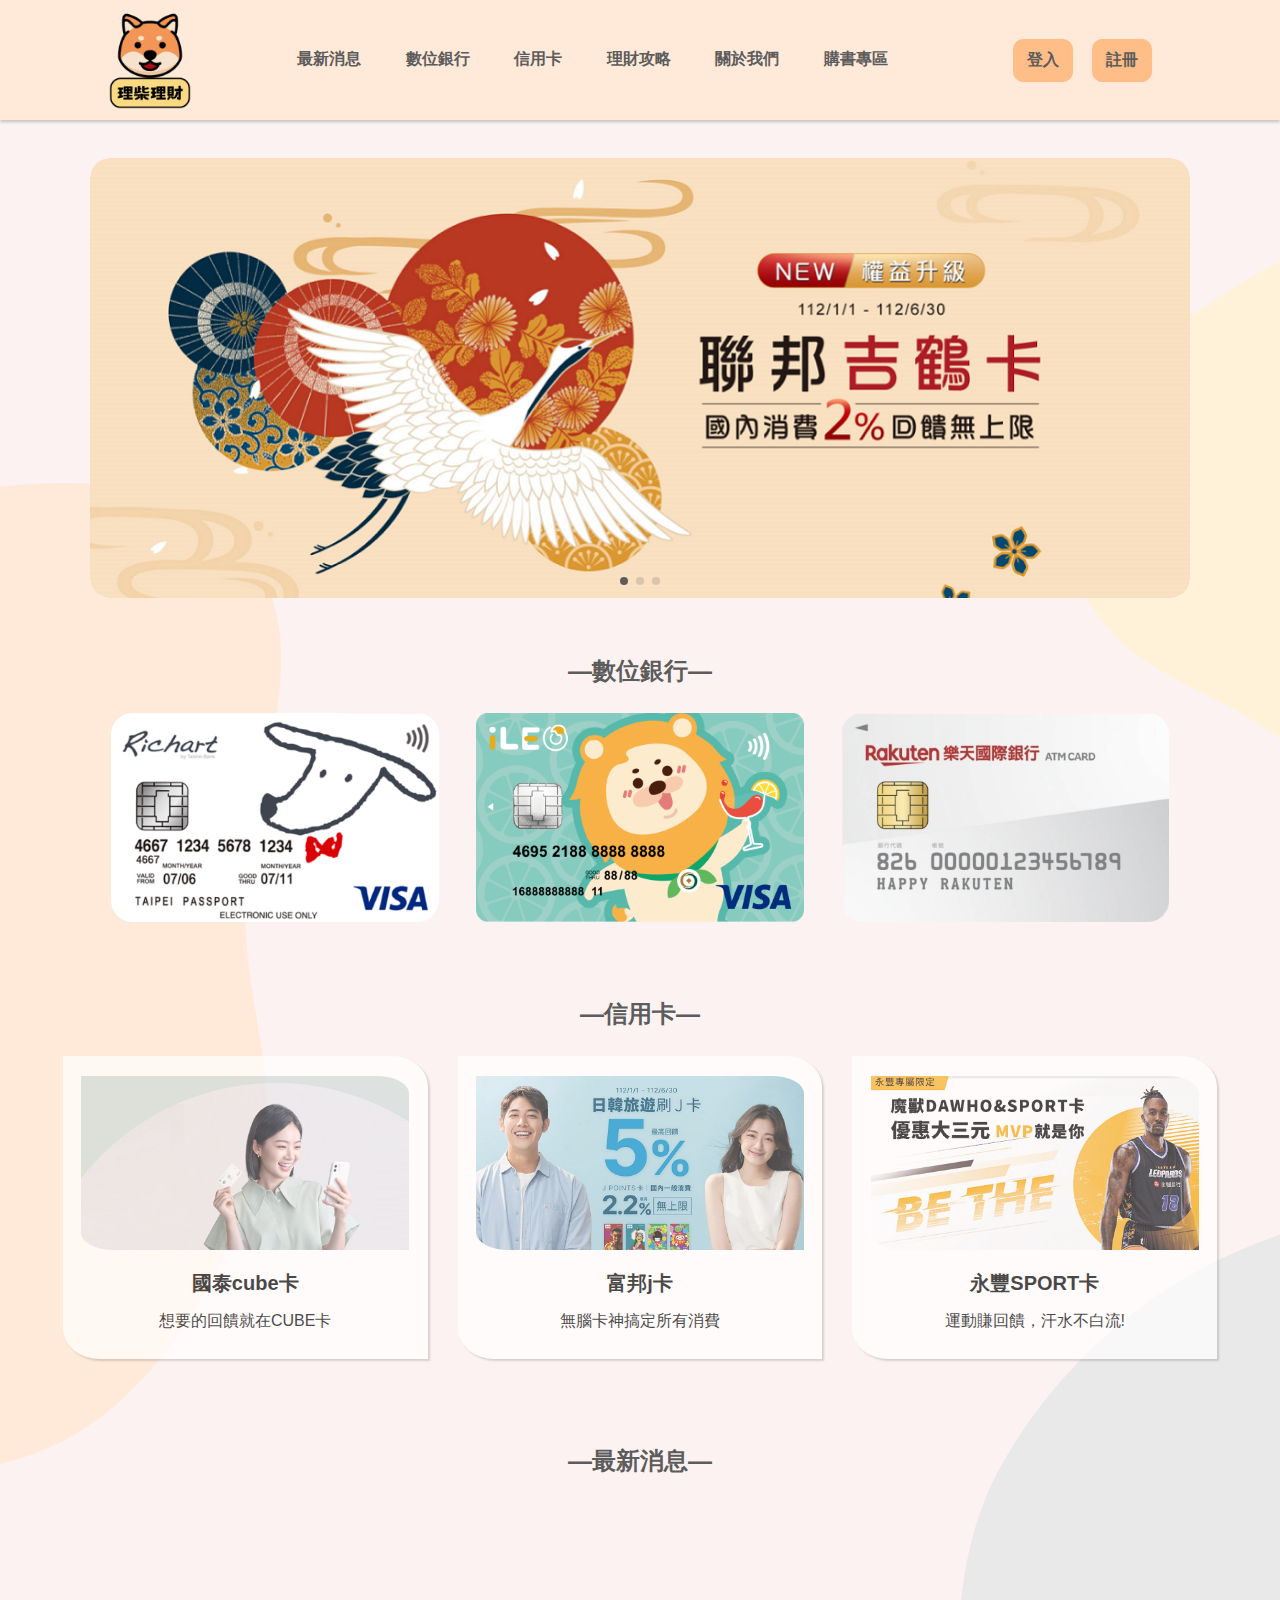
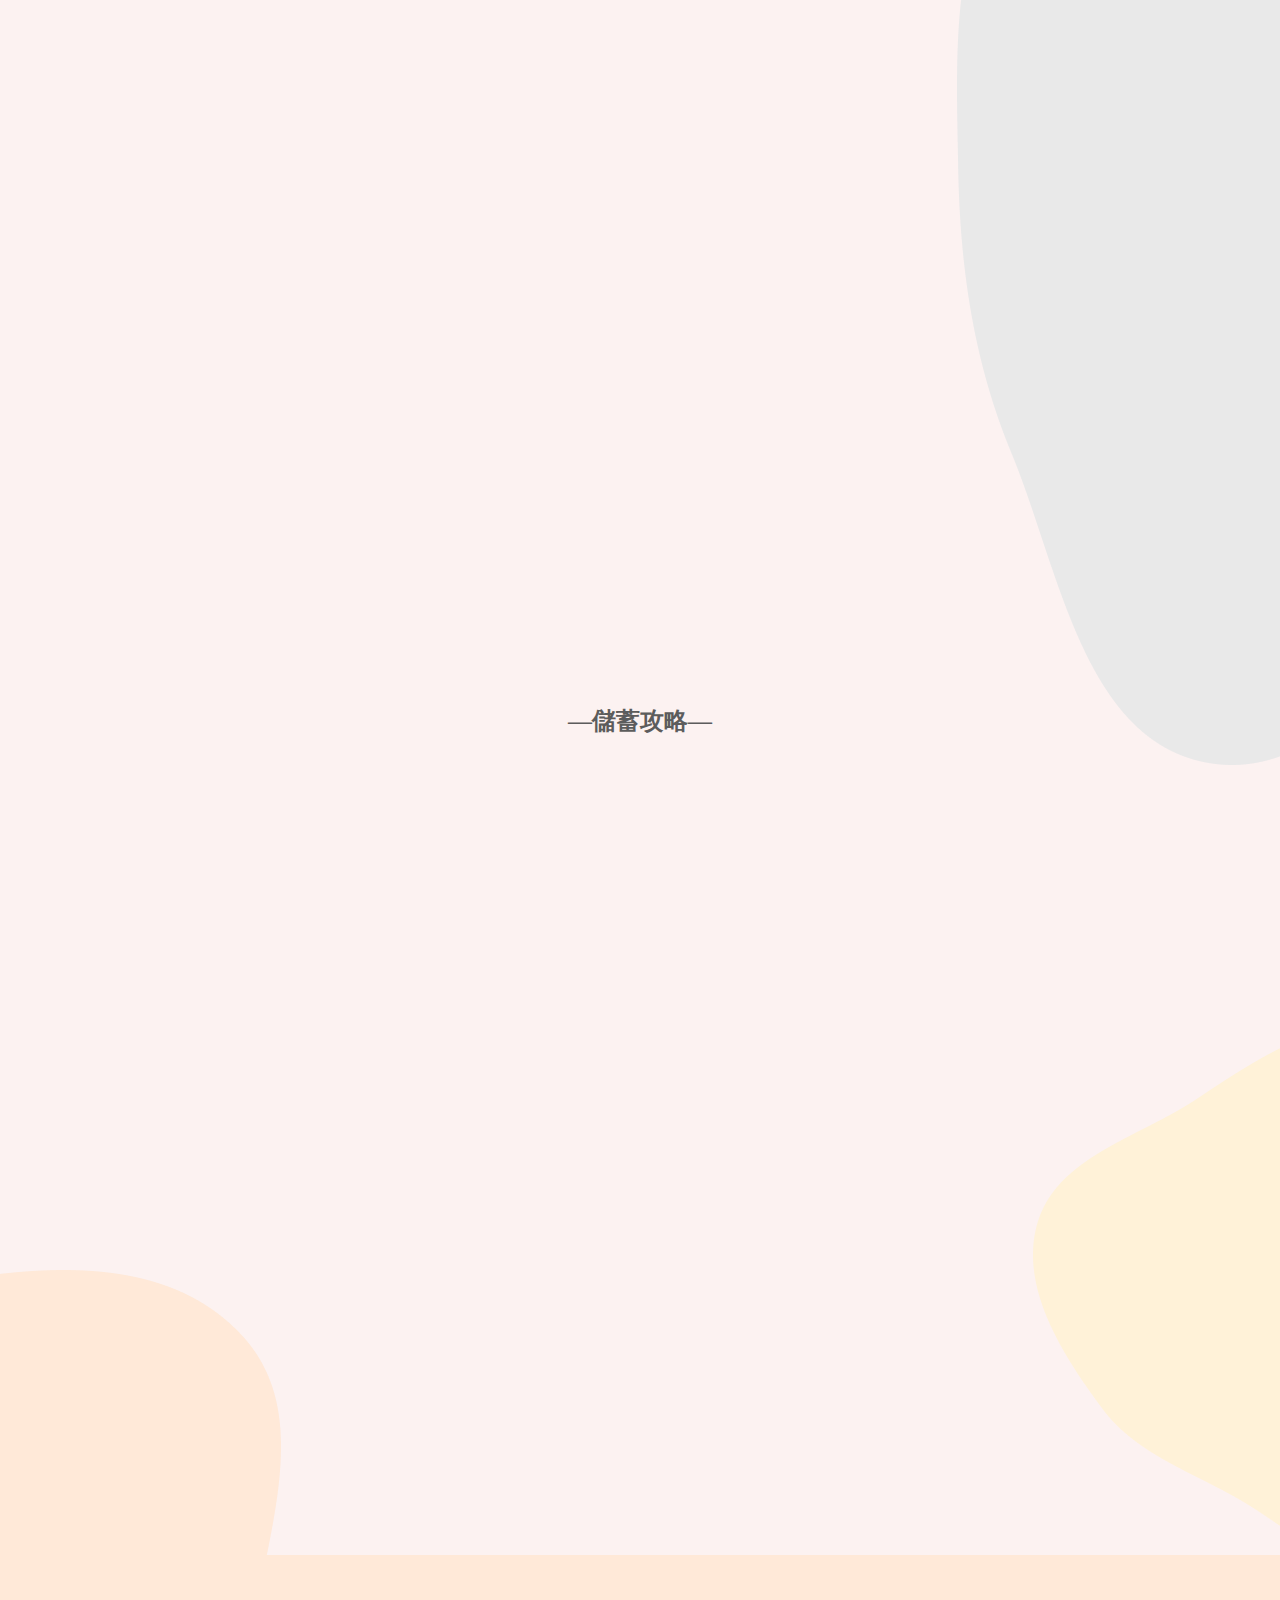
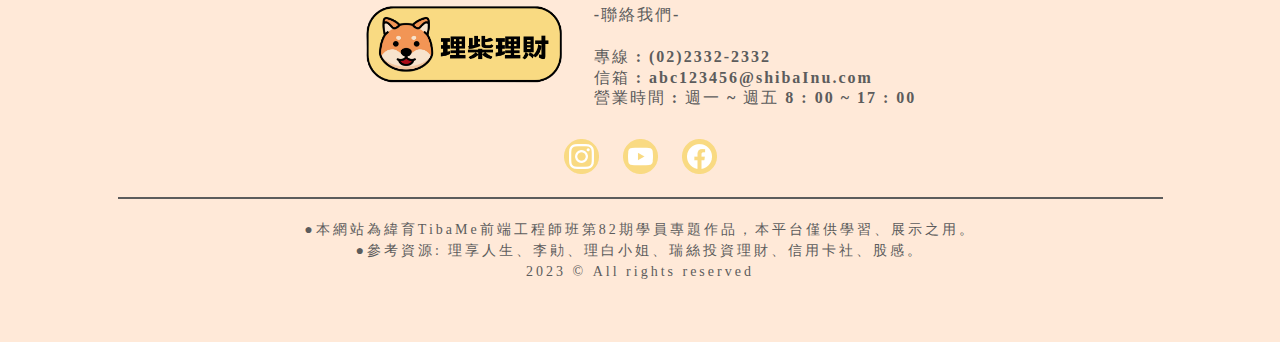
<file: index.html>
<!DOCTYPE html>
<html lang="en">
<head>
    <meta charset="UTF-8">
    <meta http-equiv="X-UA-Compatible" content="IE=edge">
    <meta name="viewport" content="width=device-width, initial-scale=1.0, maximum-scale=1.0, user-scalable=0">
    <meta name="format-detection" content="telephone=no">
    <title>理柴‧理財shibalnu</title>
    <link rel="icon" href="images/favicon.ico" type="image/x-icon" />
    <link rel="shortcut icon" href="images/favicon.ico" type="image/x-icon" />
    <link rel="stylesheet" href="style.css">
    <link rel="stylesheet" href="global.css">
    <link rel="stylesheet" href="swiper-bundle.min.css">
    <link href="https://unpkg.com/aos@2.3.1/dist/aos.css" rel="stylesheet">
</head>

<body>
    <div>
        <!-- <a href=""><img class="shoppingicon" src="images/shoppingicon.png" alt=""></a> -->
        <!-- 購物車按鈕 -->
        <!-- <button id="btn" type="button"><img src="images/shoppingicon.png" alt=""></button> -->
        <!-- 購物車按鈕end -->


        <!-- 登入按鈕 -->
        <div id="lightbox" class="none">
            <article>
                <div class="div_close">
                    <button class="log_in_close" type="button"><img src="images/fork.png" alt=""></button>
                </div>
                <div class="log_in_content">
                    <div class="log_in_left">
                        <h2>會員登入</h2>
                        <div class="login_logo3"><img src="images/logo_3.png" alt=""></div>
                    </div>
                    <div class="log_in_right">
                        <div class="login_logo2"><img src="images/logo_2.png" alt=""></div>
                        <form action="#" method="">
                            <div class="username">
                                <label for="username">帳號:</label>
                                <input type="text" placeholder="請輸入帳號" id="username" autocomplete="off">
                            </div>
                            <div class="password">
                                <label for="password">密碼:</label>
                                <input type="password" placeholder="請輸入密碼" id="password" autocomplete="off">
                            </div>
                            <div>
                                <button class="log_in_button1" type="button">登入</button>
                            </div>
                            <div>
                                <button class="log_in_button2" type="button">使用Google登入</button>
                                <button class="log_in_button3" type="button">使用Facebook登入</button>
                            </div>
                        </form>
                        <p class="forget"><a href="#">忘記密碼請點我</a></p>
                    </div>
                </div>
            </article>
        </div>
        <!-- 登入按鈕end -->
      
        <!-- 註冊按鈕 -->
        <div id="lightbox_2" class="none">
            <article class="sign_in">
                <div class="div_close">
                    <button class="sign_in_close" type="button"><img src="images/fork.png" alt=""></button>
                </div>
                <div class="sign_in_contact">
                    <div class="sign_in_inner">
                        <h2>會員註冊</h2>
                        <div class="signin_logo2"><img src="images/logo_2.png" alt=""></div>
                        <form action="#" method="">
                            <div class="email">
                                <label for="username">電子郵件地址:</label>
                                <br>
                                <input type="text" placeholder="e.g. abc123@gmaail.com" id="email" autocomplete="off">
                            </div>
                            <div class="username">
                                <label for="usernam2e">帳號:</label>
                                <br>
                                <input type="text" placeholder="請輸入8~16英文及數字" id="username2" autocomplete="off">
                            </div>
                            <div class="phone">
                                <label for="phone">手機號碼:</label>
                                <br>
                                <input type="text" placeholder="e.g. 0911123456" id="phone" autocomplete="off">
                            </div>
                            <div class="password">
                                <label for="password2">密碼:</label>
                                <br>
                                <input type="password" placeholder="請輸入8~16英文及數字" id="password2" autocomplete="off">
                            </div>
                            <div class="passwords">
                                <label for="password3">確認密碼:</label>
                                <br>
                                <input type="password" placeholder="請再次輸入密碼" id="password3" autocomplete="off">
                            </div>
                            <div class="newspaper">
                                <input type="checkbox" id="a1">
                                <label for="a1">我願意收到理柴理財的電子報</label>
                            </div>
                            <div class="agree">
                                <input type="checkbox" id="a2">
                                <label for="a2">我已同意並閱讀隱私權保護政策</label>
                            </div>
                            <div class="sign_up_button1">
                                <button class="sign_in_button1" type="button">註冊</button>
                            </div>
                        </form>
                    </div>
                </div>
            </article>
        </div>
        <!-- 註冊按鈕end -->

        <!-------導覽列-------->
        <header>
            <div class="header_inner">
                <!-- logo -->
                <a href="index.html" class="header_logo">
                    <img src="images/logo_1.png" alt="">
                </a>
                <!-- logo end -->

                <!-------選單-------->
                <ul id="nav_rwd" class="header_navigation_list btn_none">
                    <li class="header_navigation_item">
                        <a href="new.html">最新消息</a></li>
                    <li class="header_navigation_item">
                        <a href="digital_bank.html">數位銀行</a></li>
                    <li class="header_navigation_item">
                        <a class="nav_card" href="credit_card.html">信用卡</a></li>
                    <li class="header_navigation_item">
                        <a href="financial.html">理財攻略</a></li>
                    <li class="header_navigation_item">
                        <a href="about.html">關於我們</a></li>
                    <li class="header_navigation_item">
                        <a href="shopping.html">購書專區</a></li>
                </ul>
                <!-------選單end-------->

                <!-------登入/註冊區-------->
                <div class="header_btn">
                            <button class="header_navigation_log_in">登入</button>
                            <button class="header_navigation_sign_up">註冊</button>
                </div>
                <!-------登入/註冊區end--------> 
                <!-- 漢堡線 -->
                <button type="button" id="menu_btn"><img id="menu_btn_img" src="images/menu_icon.png" alt=""></button>
                <!-- 漢堡線 end-->

            </div>
        </header>
        <!-------導覽列end-------->

        <!-- 主內容 -->
        <main>
            <!-------倫播圖-------->
            <div class="swiper mySwiper">
                <div class="swiper-wrapper">
                    <div data-hash="slide1" class="swiper-slide"><img src="images/home_banner_1.png" alt=""></div>
                    <div data-hash="slide2" class="swiper-slide"><img src="images/home_banner_2.png" alt=""></div>
                    <div data-hash="slide3" class="swiper-slide"><img src="images/home_banner_3.png" alt=""></div>
                </div>
                <!-- <div class="swiper-button-next"></div>
                <div class="swiper-button-prev"></div> -->
                <div class="swiper-pagination"></div>
            </div>
            <!-------倫播圖end-------->


            <!-------數位銀行-------->
            <div class="main_bank">
                <div class="main_bank_word">—數位銀行—</div>
                <div class="home_bank">
                    <img src="images/richart_bank.png" alt="">
                    <img src="images/ileo.png" alt="">
                    <img src="images/rakuten.png" alt="">
                </div>
            </div>
            <!-------數位銀行end-------->


            <!-------信用卡-------->
            <div class="main_card">
                <div class="main_card_word">—信用卡—</div>
                <div class="home_card">
                    <div class="home_card_div">
                        <img src="images/cube.png" alt="">
                        <h2>國泰cube卡</h2>
                        <p>想要的回饋就在CUBE卡</p>
                    </div>
                    <div class="home_card_div">
                        <img src="images/jcard.png" alt="">
                        <h2>富邦j卡</h2>
                        <p>無腦卡神搞定所有消費</p>
                    </div>
                    <div class="home_card_div">
                        <img src="images/sport.png" alt="">
                        <h2>永豐SPORT卡</h2>
                        <p>運動賺回饋，汗水不白流!</p>
                    </div>
                </div>
            </div>
            <!-------信用卡end-------->


            <!-------最新消息-------->
            <div class="main_new">
                <div class="main_new_word">—最新消息—</div>
                <div data-aos="zoom-in" class="ticket">
                    <img class="ticket_inn" src="images/ticket.png" alt="">
                    <h2 class="ileo_h2">ILEO數位銀行<br>
                        活動期間 2023/01/01~2023/12/31</h2>
                    <div>
                        <p class="ileo_p">近期第一銀行iLEO將台幣優惠活存利率提高為2%，<br>
                            並且官網公告活動會延續至2023年底。<br>
                            和其他銀行比較下，iLEO活存利率目前在數位帳戶排名有在前10名，<br>
                            而且不需要達成特定任務，可以直接取得2%優惠存款利率。<br>
                            若高活存利率為考量，可以將第一銀iLeo數位帳戶納入考慮名單中。</p>
                        <img class="img02" src="images/ileo_icon2.png" alt="">
                    </div>
                </div>
                <div data-aos="zoom-in" class="ticket">
                    <img class="ticket_inn"  src="images/ticket.png" alt="">
                    <h2 class="bankee_h2">Bankee數位銀行<br>
                        活動期間 2023/01/01~2023/3/31</h2>
                    <div>
                        <p class="bankee_p">
                            新戶 : 
                            於2023/03/31前透過推薦碼申請Bankee數位帳戶且開戶完成，
                            於次月21日享有6個月 NT$50,000元內(含)2.6%利率。
                            <br>
                            <br>
                            舊戶 : 
                            於2023/03/31前邀請好友申辦Bankee數位帳戶且完成開戶，
                            推薦者與被推薦者享於次月21日享有6個月NT$50,000元內(含)2.6%利率。</p>
                        <img class="img03" src="images/bankee_icon1.png" alt="">
                    </div>
                </div>
                </div>
            </div>
            <!-------最新消息end-------->


            <!-------儲蓄攻略-------->
            <div class="main_tip">
                <div class="main_tip_word">—儲蓄攻略—</div>
                <div data-aos="zoom-in" class="ticket">
                    <img class="ticket_inn" src="images/ticket2.png" alt="">
                    <h2 class="tip01_h2">如何做好理財規劃6步驟帶你完成理財規劃，<br>
                        這步絕不能忽略</h2>
                    <div>
                        <p class="tip01_p">
                            你知道嗎？<br>
                            財富的累積和你是否做好理財和投資規劃是有強烈的正相關的，<br>
                            「你不理財，才不理你」這句話是確實的。<br>
                            但是理財並不是拼命存錢就好，那究竟應該要如何做好理財規劃？</p>
                        <img class="img04" src="images/bank_icon.png" alt="">
                    </div>
                </div>
                <div data-aos="zoom-in" class="ticket">
                    <img class="ticket_inn" src="images/ticket2.png" alt="">
                    <h2 class="tip02_h2">Elaine理白小姐<br>
                        99%的被動收入是騙人的！<br>千萬別當肥羊還幫忙數錢！</h2>
                    <div>
                        <p class="tip02_p">
                            誤以為是不動收入<br>
                            誤以為熟悉的產業就十拿九穩<br>
                            誤以為真的沒有被動收入<br>
                            學習一項技能，或把本業做到淋漓盡致才是根本之道！
                        </p>
                        <img class="img05" src="images/coin.png" alt="">
                    </div>
                </div>
            </div>
            <!-------儲蓄攻略end-------->
        </main>
        <!-- 主內容end -->

        <!-------頁尾-------->
        <footer>
            <div class="footer_inner">

                <div class="footer_inner_2">
                    <!-- logo -->
                    <a href="index.html" class="footer_logo">
                        <img src="images/logo_2.png" alt="">
                    </a>
                    <!-- logo end-->

                    <!-- 聯絡我們 -->
                    <div class="contact_us">
                        -聯絡我們- <br>
                        <br>
                        專線 : (02)2332-2332 <br>
                        信箱 : abc123456@shibaInu.com <br>
                        營業時間 : 週一 ~ 週五   8 : 00 ~ 17 : 00
                    </div>
                    <!-- 聯絡我們 end -->
                </div>

                <!-- 頁尾連結icon -->
                <div class="footer_icon">
                    <a class="icon" href="#"><img src="images/instagram.png" alt=""></a>
                    <a class="icon" href="#"><img src="images/youtube.png" alt=""></a>
                    <a class="icon" href="#"><img src="images/facebook.png" alt=""></a>
                </div>
                <!-- 頁尾連結icon end -->

                <div class="tibame">
                    <hr>
                    <div>
                        ●本網站為緯育TibaMe前端工程師班第82期學員專題作品，本平台僅供學習、展示之用。
                        <br>
                        ●參考資源: 理享人生、李勛、理白小姐、瑞絲投資理財、信用卡社、股感。
                        <br>
                        2023 © All rights reserved
                    </div>
                </div>

            </div>
        </footer>
        <!-------頁尾end-------->

        <!-- 跳至最上方的按鈕 -->
        <button type="button" id="BackTop" class="toTop-arrow"></button>
        <!-- 跳至最上方的按鈕end -->
    </div>

    <script src="https://unpkg.com/aos@2.3.1/dist/aos.js"></script>
    <script src="https://ajax.googleapis.com/ajax/libs/jquery/3.3.1/jquery.min.js"></script>
    <script>AOS.init();</script>
    <script src="swiper-bundle.min.js"></script>
    <script src="index.js"></script>


    <!-- 購物車警告 -->
    <!-- <script>
        var my_btn = document.getElementById("btn");
        my_btn.addEventListener("click", function(){
            alert("您好!請先登入，謝謝!");
        });
    </script> -->
    <!-- 購物車警告end -->

</body>
</html>
</file>
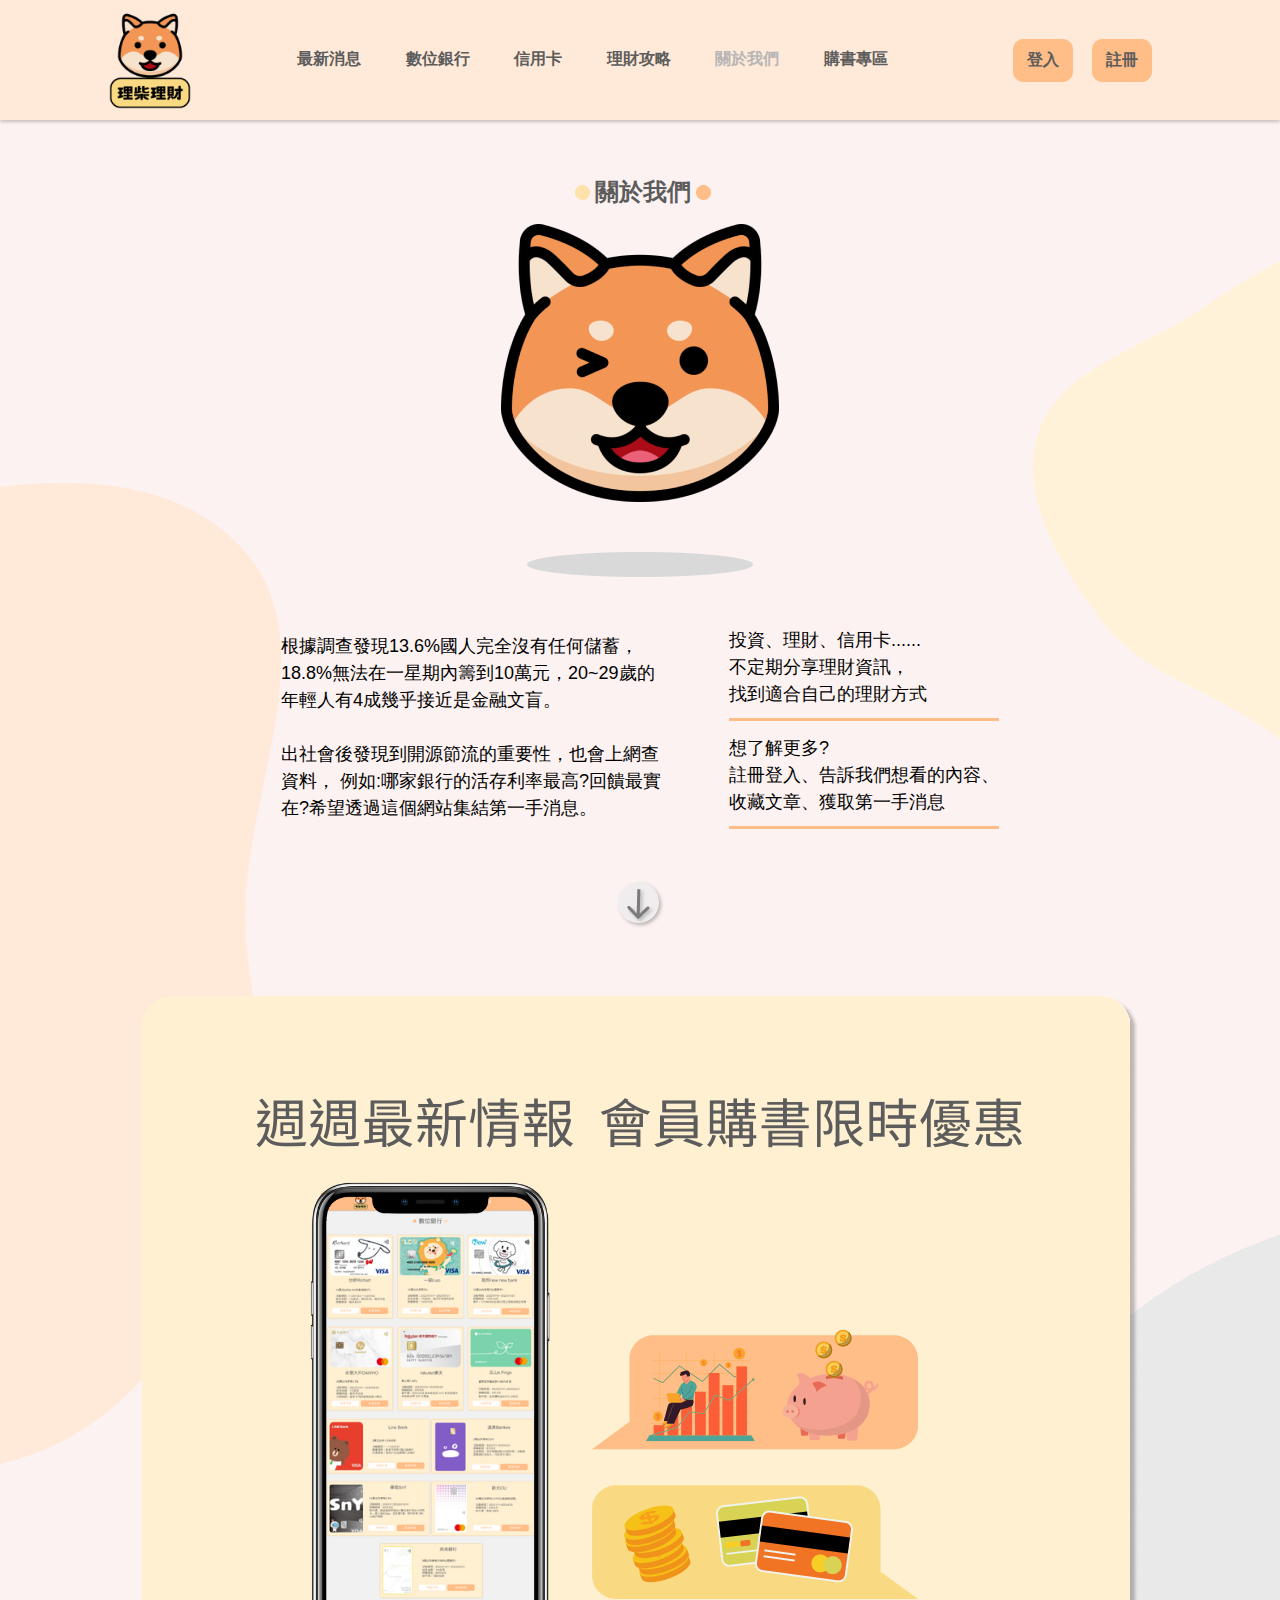
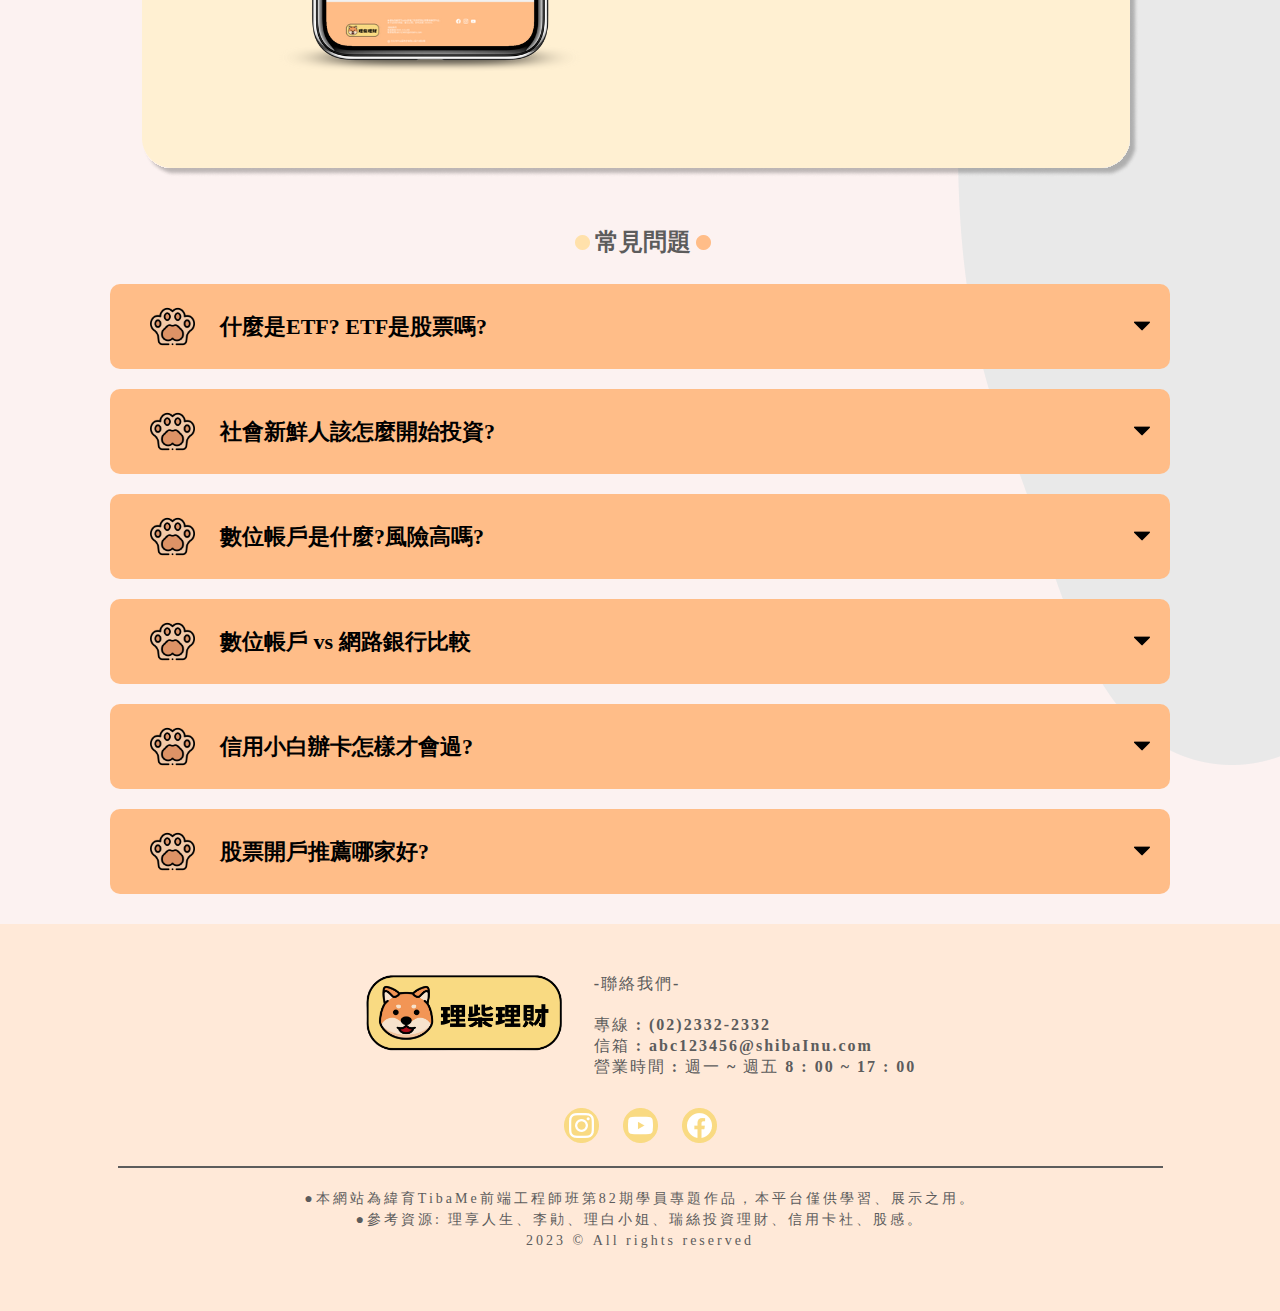
<file: about.html>
<!DOCTYPE html>
<html lang="en">
<head>
    <meta charset="UTF-8">
    <meta http-equiv="X-UA-Compatible" content="IE=edge">
    <meta name="viewport" content="width=device-width, initial-scale=1.0, maximum-scale=1.0, user-scalable=0">
    <meta name="format-detection" content="telephone=no">
    <title>理柴‧理財shibalnu</title>
    <link rel="icon" href="images/favicon.ico" type="image/x-icon" />
    <link rel="shortcut icon" href="images/favicon.ico" type="image/x-icon" />
    <link rel="stylesheet" href="about.css">
    <link rel="stylesheet" href="global.css">
    <link href="https://unpkg.com/aos@2.3.1/dist/aos.css" rel="stylesheet">
</head>
<body>
    <div>
        <!-- 登入按鈕 -->
        <div id="lightbox" class="none">
            <article>
                <div class="div_close">
                    <button class="log_in_close" type="button"><img src="images/fork.png" alt=""></button>
                </div>
                <div class="log_in_content">
                    <div class="log_in_left">
                        <h2>會員登入</h2>
                        <div class="login_logo3"><img src="images/logo_3.png" alt=""></div>
                    </div>
                    <div class="log_in_right">
                        <div class="login_logo2"><img src="images/logo_2.png" alt=""></div>
                        <form action="#" method="">
                            <div class="username">
                                <label for="username">帳號:</label>
                                <input type="text" placeholder="請輸入帳號" id="username" autocomplete="off">
                            </div>
                            <div class="password">
                                <label for="password">密碼:</label>
                                <input type="password" placeholder="請輸入密碼" id="password" autocomplete="off">
                            </div>
                            <div>
                                <button class="log_in_button1" type="button">登入</button>
                            </div>
                            <div>
                                <button class="log_in_button2" type="button">使用Google登入</button>
                                <button class="log_in_button3" type="button">使用Facebook登入</button>
                            </div>
                        </form>
                        <p class="forget"><a href="#">忘記密碼請點我</a></p>
                    </div>
                </div>
            </article>
        </div>
        <!-- 登入按鈕end -->
      
        <!-- 註冊按鈕 -->
        <div id="lightbox_2" class="none">
            <article class="sign_in">
                <div class="div_close">
                    <button class="sign_in_close" type="button"><img src="images/fork.png" alt=""></button>
                </div>
                <div class="sign_in_contact">
                    <div class="sign_in_inner">
                        <h2>會員註冊</h2>
                        <div class="signin_logo2"><img src="images/logo_2.png" alt=""></div>
                        <form action="#" method="">
                            <div class="email">
                                <label for="username">電子郵件地址:</label>
                                <br>
                                <input type="text" placeholder="e.g. abc123@gmaail.com" id="email" autocomplete="off">
                            </div>
                            <div class="username">
                                <label for="usernam2e">帳號:</label>
                                <br>
                                <input type="text" placeholder="請輸入8~16英文及數字" id="username2" autocomplete="off">
                            </div>
                            <div class="phone">
                                <label for="phone">手機號碼:</label>
                                <br>
                                <input type="text" placeholder="e.g. 0911123456" id="phone" autocomplete="off">
                            </div>
                            <div class="password">
                                <label for="password2">密碼:</label>
                                <br>
                                <input type="password" placeholder="請輸入8~16英文及數字" id="password2" autocomplete="off">
                            </div>
                            <div class="passwords">
                                <label for="password3">確認密碼:</label>
                                <br>
                                <input type="password" placeholder="請再次輸入密碼" id="password3" autocomplete="off">
                            </div>
                            <div class="newspaper">
                                <input type="checkbox" id="a1">
                                <label for="a1">我願意收到理柴理財的電子報</label>
                            </div>
                            <div class="agree">
                                <input type="checkbox" id="a2">
                                <label for="a2">我已同意並閱讀隱私權保護政策</label>
                            </div>
                            <div class="sign_up_button1">
                                <button class="sign_in_button1" type="button">註冊</button>
                            </div>
                        </form>
                    </div>
                </div>
            </article>
        </div>
        <!-- 註冊按鈕end -->


        <!-------導覽列-------->
        <header>
            <div class="header_inner">
                <!-- logo -->
                <a href="index.html" class="header_logo">
                    <img src="images/logo_1.png" alt="">
                </a>
                <!-- logo end -->
                <!-------選單-------->
                <ul id="nav_rwd" class="header_navigation_list btn_none">
                    <li class="header_navigation_item">
                        <a href="new.html">最新消息</a></li>
                    <li class="header_navigation_item">
                        <a href="digital_bank.html">數位銀行</a></li>
                    <li class="header_navigation_item">
                        <a href="credit_card.html">信用卡</a></li>
                    <li class="header_navigation_item">
                        <a href="financial.html">理財攻略</a></li>
                    <li class="header_navigation_item">
                        <a class="nav_about" href="about.html">關於我們</a></li>
                    <li class="header_navigation_item">
                        <a href="shopping.html">購書專區</a></li>
                </ul>
                <!-------選單end-------->
                <!-------登入/註冊區-------->
                <div class="header_btn">
                            <button class="header_navigation_log_in">登入</button>
                            <button class="header_navigation_sign_up">註冊</button>
                </div>
                <!-------登入/註冊區end--------> 

                <!-- 漢堡線 -->
                <button type="button" id="menu_btn"><img id="menu_btn_img" src="images/menu_icon.png" alt=""></button>
                <!-- 漢堡線 end-->
            </div>
        </header>
        <!-------導覽列end-------->

        <!-- 主內容 -->
        <main>
            <div class="about_main">
                <div class="about_word">關於我們</div>
                <div class="about_img">
                    <img class="logo_jump" src="images/logo_jump.png" alt="">
                    <img class="logo_shadow" src="images/logo_shadow.png" alt="">
                </div>
                <div class="about_contact">

                    <div class="about_contact1">
                        根據調查發現13.6%國人完全沒有任何儲蓄，18.8%無法在一星期內籌到10萬元，20~29歲的年輕人有4成幾乎接近是金融文盲。
                        <br>
                        <br>
                        出社會後發現到開源節流的重要性，也會上網查資料， 例如:哪家銀行的活存利率最高?回饋最實在?希望透過這個網站集結第一手消息。
                    </div>
                    <div class="about_contact2">
                        <div class="about_contact2_1">投資、理財、信用卡......<br>
                            不定期分享理財資訊，<br>
                            找到適合自己的理財方式
                        </div>
                        <div class="about_contact2_2">想了解更多?<br>
                            註冊登入、告訴我們想看的內容、<br>
                            收藏文章、獲取第一手消息
                        </div>
                    </div>
                </div>
            </div>
        </main>

        <div class="arrow"><a href="#about_banner"><img src="images/arrow.png" alt=""></a></div>
        <div id="about_banner" class="about_banner"><img src="images/about_banner.png" alt=""></div>
        <!-- 主內容end -->


        <!-- 常見問題 -->
        <div class="accordion-body">
            <div class="accordion">
                <div class="q_a">常見問題</div>
                <div class="question-list">
                    <div class="question">
                        <div>
                            <img class="foot" src="images/foot.png" alt="">
                            <h3>什麼是ETF? ETF是股票嗎?</h3>
                            <img src="images/qa_arrow.png" alt="">
                        </div>
                      <p>
                        是一種交易模式與股票完全相同，但交易稅僅為股票三分之一的基金。
                        以「元大台灣50」為例，買入一張元大台灣50，基金公司會拿這些錢去買台灣前50大公司的股票。
                        因前50大公司占台灣上市公司總和6成以上，所以基本上元大台灣50的漲跌幅與大盤有很高的相關性。
                      </p>
                    </div>
                    <div class="question">
                        <div>
                            <img class="foot" src="images/foot.png" alt="">
                            <h3>社會新鮮人該怎麼開始投資?</h3>
                            <img src="images/qa_arrow.png" alt="">
                        </div>
                      <p>理財新手必知的8個金錢守則：「戶頭要有3個月薪水存款，投資股票不是賭博！」 
                        社會新鮮人的理財第一步>> 存款 相信大部分人都有一定的基本概念，
                        存錢就不能只是將每個月花剩的金額存起來，而是要制定存款計劃。
                    </p>
                    </div>
                    <div class="question">
                        <div>
                            <img class="foot" src="images/foot.png" alt="">
                            <h3>數位帳戶是什麼?風險高嗎?</h3>
                            <img src="images/qa_arrow.png" alt="">
                        </div>
                      <p>根據金管會銀行局的統計資料， 2020年數位帳戶開戶數6,463,098戶，
                        至2022年Q3達到13,855,461戶， 
                        可說是成長飛速， 金管會比我們還怕資安問題， 所以非常嚴格把關數位帳戶風險的安全性。
                     </p>
                    </div>
                    <div class="question">
                        <div>
                            <img class="foot" src="images/foot.png" alt="">
                            <h3>數位帳戶 vs 網路銀行比較</h3>
                            <img src="images/qa_arrow.png" alt="">
                        </div>
                        <p>數位帳戶:
                            數位帳戶沒有實體存摺、可以設立實體分行，服務範圍跟一般銀行沒有區別，所有服務皆透過網路進行。
                            <br>
                            <br>
                            網路銀行:
                            能執行轉帳、查詢餘額等簡單金融服務，部分服務受到銀行營業時間限制。
                            <br>
                            <br>
                            純網銀:
                            沒有實體分行、能進行所有傳統銀行業務，透過異業結盟打造生態系，刺激金融服務創新。
                        </p>
                      </div>
                      <div class="question">
                        <div>
                            <img class="foot" src="images/foot.png" alt="">
                            <h3>信用小白辦卡怎樣才會過?</h3>
                            <img src="images/qa_arrow.png" alt="">
                        </div>
                        <p>辦理薪轉銀行的信用卡 薪轉銀行因為有穩定的薪水轉入，往來紀錄也是最穩定的，因此建議如果是第一張辦卡，可以選擇薪轉銀行的信用卡方案。
                            <br>
                            <br>
                            選擇定存 / 存款較多的銀行信用卡 如果沒有薪轉帳戶的話，也可以選擇存款較多的銀行申辦信用卡，或是開戶並存入一筆錢，這樣一來可以提高核卡率。
                            <br>
                            <br>
                            申辦主打年輕族群的信用卡 有些銀行也針對年輕族群推出信用卡，這些卡片回饋不比別人差，核卡率也比較一般信用卡高，像花旗現金回饋Plus鈦金卡、台新GOGO卡、國泰Cube卡等信用卡，都對信用小白比較友善。
                        </p>
                      </div>
                      <div class="question">
                        <div>
                            <img class="foot" src="images/foot.png" alt="">
                            <h3>股票開戶推薦哪家好?</h3>
                            <img src="images/qa_arrow.png" alt="">
                        </div>
                        <p>
                            擁有證券戶，是投資 股票 的第一步，市面上的證券商何其多，到底該如何來挑選呢？如果你是投資新手的話，一般來說，投資人可能考慮以下幾點：手續費折扣、營業據點、下單軟體、券商券源量
                        </p>
                      </div>
                </div>
            
            </div>
        </div>
        <!-- 常見問題 -->
        
        <!-------頁尾-------->
        <footer>
            <div class="footer_inner">

                <div class="footer_inner_2">

                    <!-- logo -->
                    <a href="index.html" class="footer_logo">
                        <img src="images/logo_2.png" alt="">
                    </a>
                    <!-- logo end-->

                    <!-- 聯絡我們 -->
                    <div class="contact_us">
                        -聯絡我們- <br>
                        <br>
                        專線 : (02)2332-2332 <br>
                        信箱 : abc123456@shibaInu.com <br>
                        營業時間 : 週一 ~ 週五   8 : 00 ~ 17 : 00
                    </div>
                    <!-- 聯絡我們 end -->
                </div>

                <!-- 頁尾連結icon -->
                <div class="footer_icon">
                    <a class="icon" href="#"><img src="images/instagram.png" alt=""></a>
                    <a class="icon" href="#"><img src="images/youtube.png" alt=""></a>
                    <a class="icon" href="#"><img src="images/facebook.png" alt=""></a>
                </div>
                <!-- 頁尾連結icon end -->



                <div class="tibame">
                    <hr>
                    <div>
                        ●本網站為緯育TibaMe前端工程師班第82期學員專題作品，本平台僅供學習、展示之用。
                        <br>
                        ●參考資源: 理享人生、李勛、理白小姐、瑞絲投資理財、信用卡社、股感。
                        <br>
                        2023 © All rights reserved
                    </div>
                </div>

            </div>
        </footer>
        <!-------頁尾end-------->

        <!-- 跳至最上方的按鈕 -->
        <button type="button" id="BackTop" class="toTop-arrow"></button>
        <!-- 跳至最上方的按鈕end -->
    </div>

    <script src="https://cdnjs.cloudflare.com/ajax/libs/jquery/3.6.3/jquery.js"></script>
    <script src="https://unpkg.com/aos@2.3.1/dist/aos.js"></script>
    <script>AOS.init();</script>
    <script src="swiper-bundle.min.js"></script>
    <script src="https://ajax.googleapis.com/ajax/libs/jquery/3.3.1/jquery.min.js"></script>
    <script src="about.js"></script> 
    
</body>
</html>
</file>
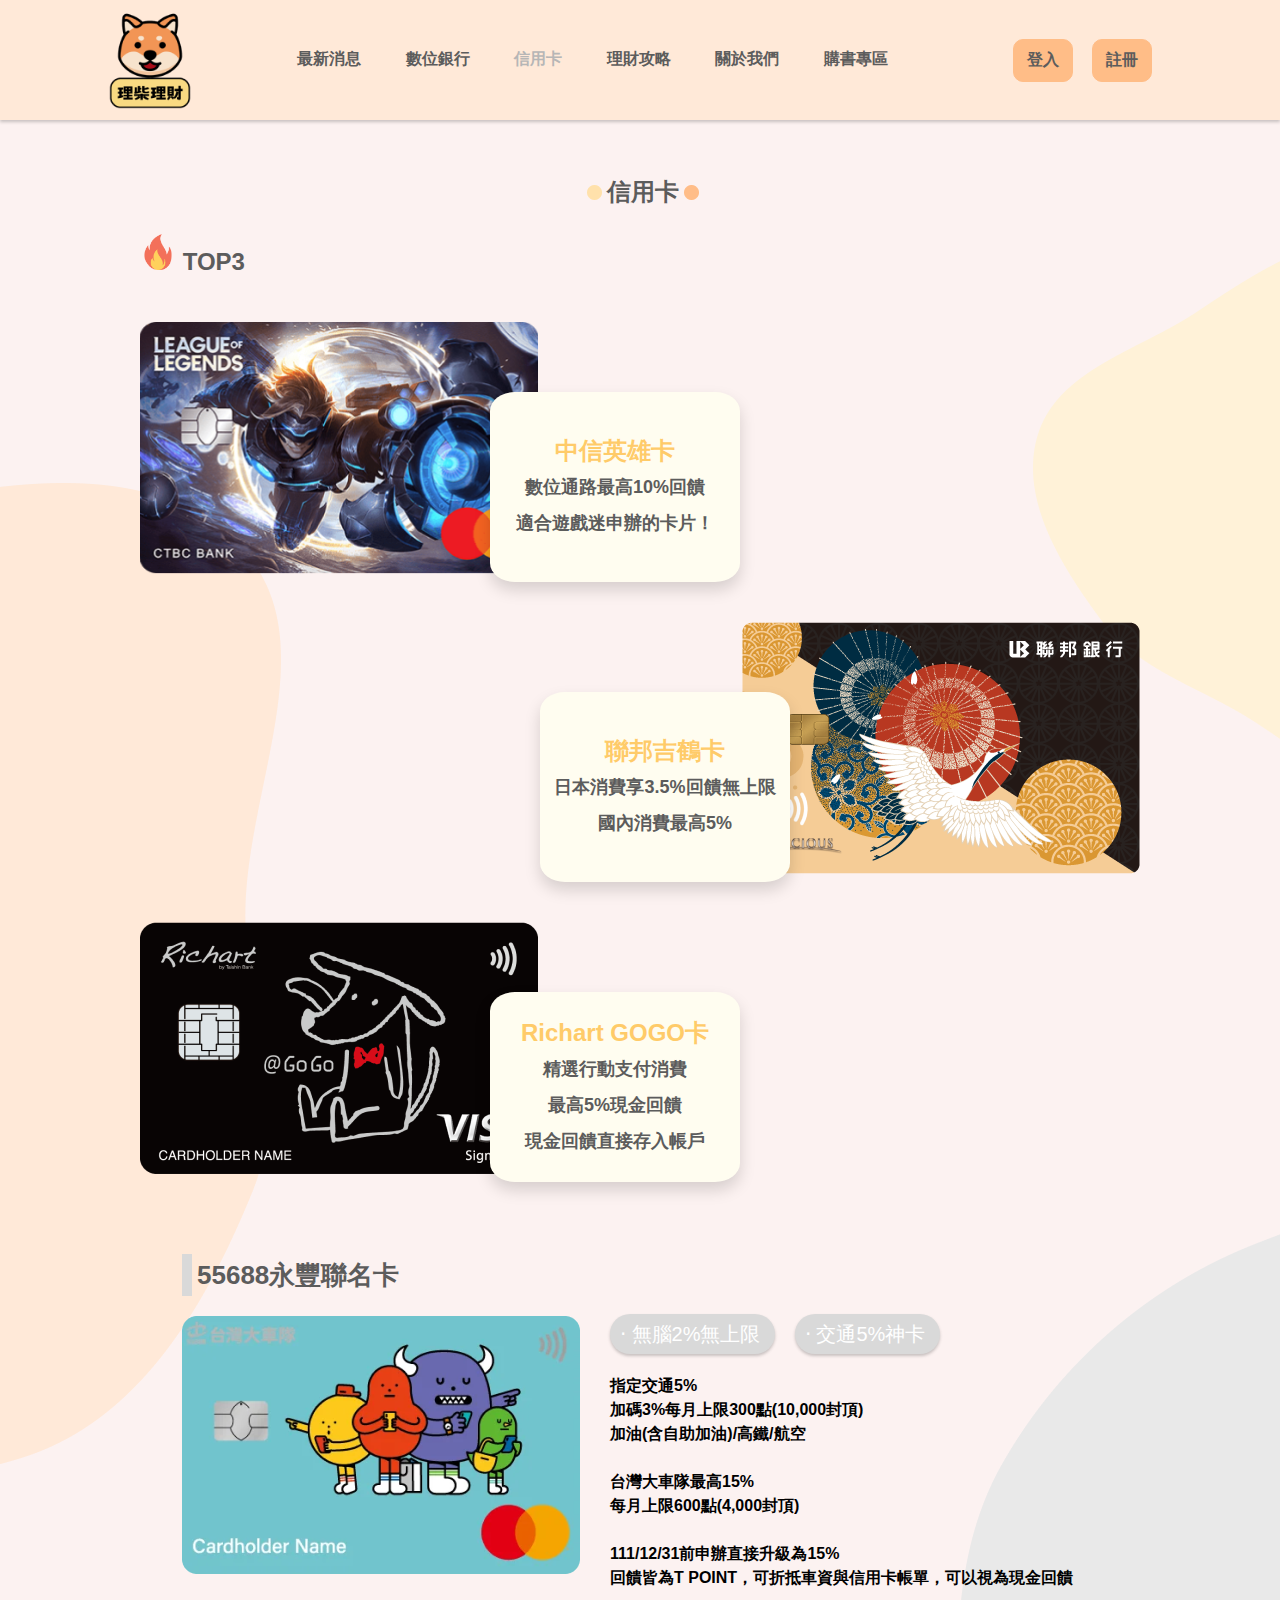
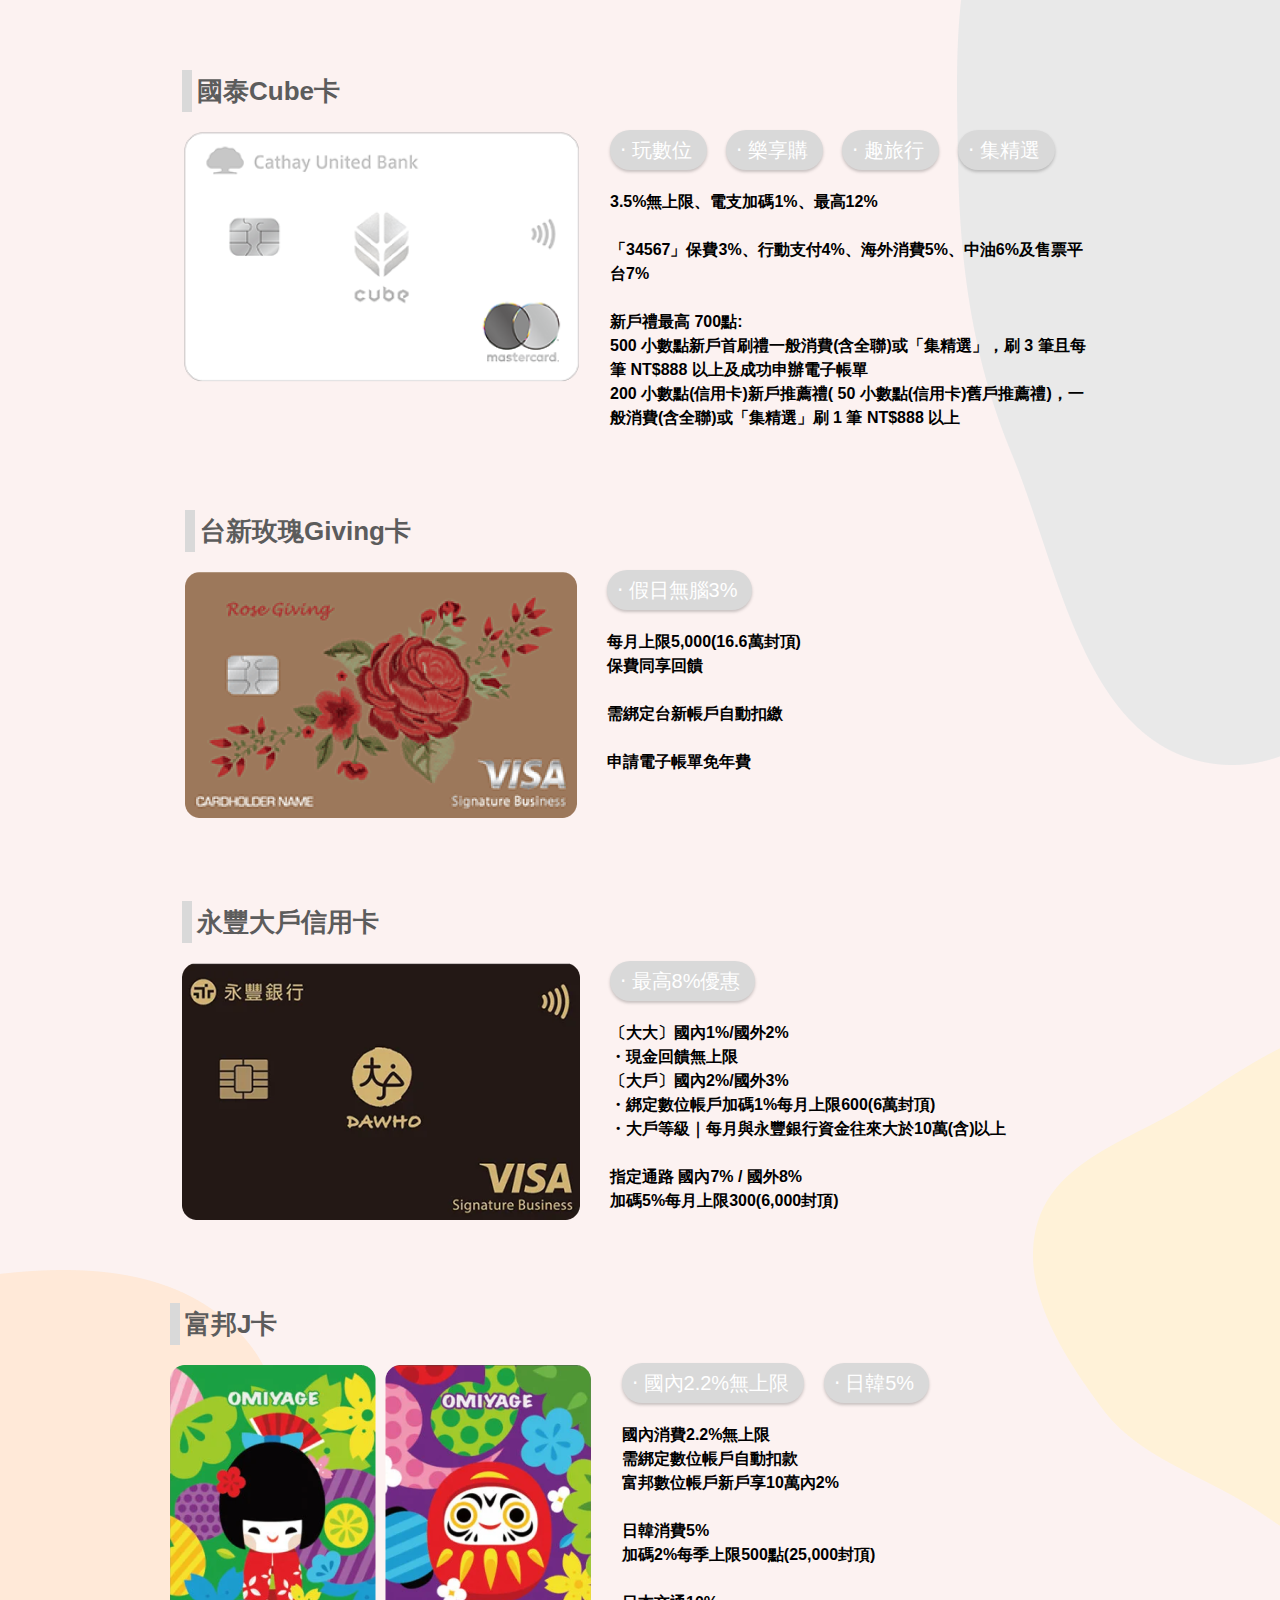
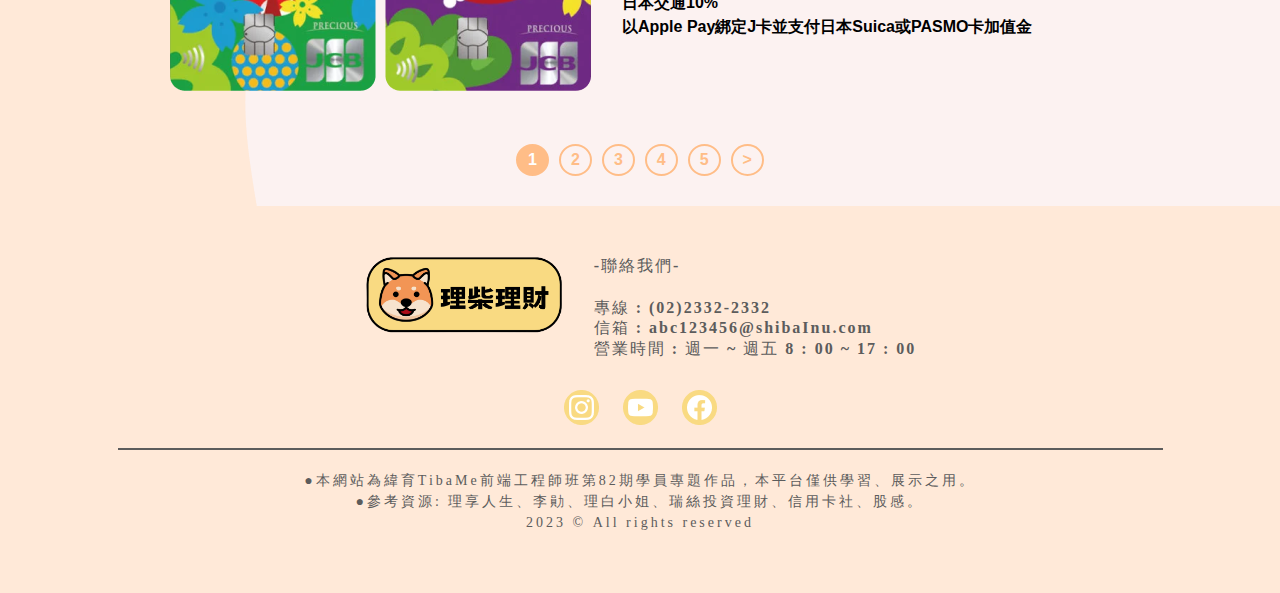
<file: credit_card.html>
<!DOCTYPE html>
<html lang="en">
<head>
    <meta charset="UTF-8">
    <meta http-equiv="X-UA-Compatible" content="IE=edge">
    <meta name="viewport" content="width=device-width, initial-scale=1.0, maximum-scale=1.0, user-scalable=0">
    <meta name="format-detection" content="telephone=no">
    <title>理柴‧理財shibalnu</title>
    <link rel="icon" href="images/favicon.ico" type="image/x-icon" />
    <link rel="shortcut icon" href="images/favicon.ico" type="image/x-icon" />
    <link rel="stylesheet" href="credit_card.css">
    <link rel="stylesheet" href="global.css">
    <link href="https://unpkg.com/aos@2.3.1/dist/aos.css" rel="stylesheet">
</head>
<body>
    <div>
        <!-- 登入按鈕 -->
        <div id="lightbox" class="none">
            <article>
                <div class="div_close">
                    <button class="log_in_close" type="button"><img src="images/fork.png" alt=""></button>
                </div>
                <div class="log_in_content">
                    <div class="log_in_left">
                        <h2>會員登入</h2>
                        <div class="login_logo3"><img src="images/logo_3.png" alt=""></div>
                    </div>
                    <div class="log_in_right">
                        <div class="login_logo2"><img src="images/logo_2.png" alt=""></div>
                        <form action="#" method="">
                            <div class="username">
                                <label for="username">帳號:</label>
                                <input type="text" placeholder="請輸入帳號" id="username" autocomplete="off">
                            </div>
                            <div class="password">
                                <label for="password">密碼:</label>
                                <input type="password" placeholder="請輸入密碼" id="password" autocomplete="off">
                            </div>
                            <div>
                                <button class="log_in_button1" type="button">登入</button>
                            </div>
                            <div>
                                <button class="log_in_button2" type="button">使用Google登入</button>
                                <button class="log_in_button3" type="button">使用Facebook登入</button>
                            </div>
                        </form>
                        <p class="forget"><a href="#">忘記密碼請點我</a></p>
                    </div>
                </div>
            </article>
        </div>
        <!-- 登入按鈕end -->
      
        <!-- 註冊按鈕 -->
        <div id="lightbox_2" class="none">
            <article class="sign_in">
                <div class="div_close">
                    <button class="sign_in_close" type="button"><img src="images/fork.png" alt=""></button>
                </div>
                <div class="sign_in_contact">
                    <div class="sign_in_inner">
                        <h2>會員註冊</h2>
                        <div class="signin_logo2"><img src="images/logo_2.png" alt=""></div>
                        <form action="#" method="">
                            <div class="email">
                                <label for="username">電子郵件地址:</label>
                                <br>
                                <input type="text" placeholder="e.g. abc123@gmaail.com" id="email" autocomplete="off">
                            </div>
                            <div class="username">
                                <label for="usernam2e">帳號:</label>
                                <br>
                                <input type="text" placeholder="請輸入8~16英文及數字" id="username2" autocomplete="off">
                            </div>
                            <div class="phone">
                                <label for="phone">手機號碼:</label>
                                <br>
                                <input type="text" placeholder="e.g. 0911123456" id="phone" autocomplete="off">
                            </div>
                            <div class="password">
                                <label for="password2">密碼:</label>
                                <br>
                                <input type="password" placeholder="請輸入8~16英文及數字" id="password2" autocomplete="off">
                            </div>
                            <div class="passwords">
                                <label for="password3">確認密碼:</label>
                                <br>
                                <input type="password" placeholder="請再次輸入密碼" id="password3" autocomplete="off">
                            </div>
                            <div class="newspaper">
                                <input type="checkbox" id="a1">
                                <label for="a1">我願意收到理柴理財的電子報</label>
                            </div>
                            <div class="agree">
                                <input type="checkbox" id="a2">
                                <label for="a2">我已同意並閱讀隱私權保護政策</label>
                            </div>
                            <div class="sign_up_button1">
                                <button class="sign_in_button1" type="button">註冊</button>
                            </div>
                        </form>
                    </div>
                </div>
            </article>
        </div>
        <!-- 註冊按鈕end -->

        <!-------導覽列-------->
        <header>
            <div class="header_inner">

                <!-- logo -->
                <a href="index.html" class="header_logo">
                    <img src="images/logo_1.png" alt="">
                </a>
                <!-- logo end -->

                <!-------選單-------->
                <ul id="nav_rwd" class="header_navigation_list btn_none">
                    <li class="header_navigation_item">
                        <a href="new.html">最新消息</a></li>
                    <li class="header_navigation_item">
                        <a href="digital_bank.html">數位銀行</a></li>
                    <li class="header_navigation_item">
                        <a class="nav_card" href="credit_card.html">信用卡</a></li>
                    <li class="header_navigation_item">
                        <a href="financial.html">理財攻略</a></li>
                    <li class="header_navigation_item">
                        <a href="about.html">關於我們</a></li>
                    <li class="header_navigation_item">
                        <a href="shopping.html">購書專區</a></li>
                </ul>
                <!-------選單end-------->

                <!-------登入/註冊區-------->
                <div class="header_btn">
                            <button class="header_navigation_log_in">登入</button>
                            <button class="header_navigation_sign_up">註冊</button>
                </div>
                <!-------登入/註冊區end--------> 

                <!-- 漢堡線 -->
                <button type="button" id="menu_btn"><img id="menu_btn_img" src="images/menu_icon.png" alt=""></button>
                <!-- 漢堡線 end-->

            </div>
        </header>
        <!-------導覽列end-------->

        <!-- 主內容 -->
        <main>
            <div class="card_word">信用卡</div>

            <div class="card_content">
                <h2 class="flame"><img src="images/flame.png" alt=""> TOP3</h2>
            
                <div class="item_left">
                    <img class="item_pic" src="images/card_item01.png" alt="" />
                    <div class="item_tl">
                        <div class="item_text">
                            <h3>中信英雄卡</h3>
                            <p>數位通路最高10%回饋<br>適合遊戲迷申辦的卡片！</p>
                        </div>
                    </div>
                </div>
                <div class="item_right">
                    <img class="item_pic" src="images/card_item02.png" alt="" />
                    <div class="item_tr">
                        <div class="item_text">
                            <h3>聯邦吉鶴卡</h3>
                            <p>日本消費享3.5%回饋無上限<br>國內消費最高5%</p>
                        </div>
                    </div>
                </div>
                <div class="item_left">
                    <img class="item_pic" src="images/card_item03.png" alt="" />
                    <div class="item_tl">
                        <div class="item_text">
                            <h3>Richart GOGO卡</h3>
                            <p>精選行動支付消費<br>最高5%現金回饋<br>現金回饋直接存入帳戶</p>
                        </div>
                    </div>
                </div>
            </div>
        
            <div class="card_contact">
                <div class="card_title">
                    <div class="card_name"><a href="">55688永豐聯名卡</a></div>
                    <div class="card_img"><img src="images/card_55688.png" alt=""></div>
                </div>
                <div class="card_inner">
                    <div>
                        <a href="#"><span class="card_tag">‧ 無腦2%無上限 </span></a>
                        <a href="#"><span class="card_tag">‧ 交通5%神卡 </span></a>
                    </div>
                    <p class="card_contact_name">
                        指定交通5%<br>
                        加碼3%每月上限300點(10,000封頂)<br>
                        加油(含自助加油)/高鐵/航空<br>
                        <br>
                        台灣大車隊最高15%<br>
                        每月上限600點(4,000封頂)<br>
                        <br>
                        ️111/12/31前申辦直接升級為15%<br>
                        ️回饋皆為T POINT，可折抵車資與信用卡帳單，可以視為現金回饋
                    </p>
                </div>
            </div>
    
            <div class="card_contact">
                <div class="card_title">
                    <div class="card_name"><a href="#">國泰Cube卡</a></div>
                    <div class="card_img"><img src="images/card_cube.png" alt=""></div>
                </div>
                <div class="card_inner">
                    <div>
                        <a href="#"><span class="card_tag">‧ 玩數位 </span></a>
                        <a href="#"><span class="card_tag">‧ 樂享購 </span></a>
                        <a href="#"><span class="card_tag">‧ 趣旅行 </span></a>
                        <a href="#"><span class="card_tag">‧ 集精選 </span></a>
                    </div>
                    <p class="card_contact_name">
                        3.5%無上限、電支加碼1%、最高12%<br>
                        <br>
                        「34567」保費3%、行動支付4%、海外消費5%、中油6%及售票平台7%<br>
                        <br>
                        新戶禮最高 700點:<br>
                        500 小數點新戶首刷禮一般消費(含全聯)或「集精選」，刷 3 筆且每筆 NT$888 以上及成功申辦電子帳單 <br>
                        200 小數點(信用卡)新戶推薦禮( 50 小數點(信用卡)舊戶推薦禮)，一般消費(含全聯)或「集精選」刷 1 筆 NT$888 以上
                    </p>
                </div>
            </div>
    
            <div class="card_contact">
                <div class="card_title">
                    <div class="card_name"><a href="#">台新玫瑰Giving卡</a></div>
                    <div class="card_img"><img src="images/card_rose.png" alt=""></div>
                </div>
                <div class="card_inner">
                    <div>
                        <a href="#"><span class="card_tag">‧ 假日無腦3% </span></a>
    
                    </div>
                    <p class="card_contact_name">
                        每月上限5,000(16.6萬封頂)<br>
                        保費同享回饋<br>
                        <br>
                        需綁定台新帳戶自動扣繳<br>
                        <br>
                        申請電子帳單免年費
                    </p>
                </div>
            </div>
    
            <div class="card_contact">
                <div class="card_title">
                    <div class="card_name"><a href="#">永豐大戶信用卡</a></div>
                    <div class="card_img"><img src="images//card_dawho.png" alt=""></div>
                </div>
                <div class="card_inner">
                    <div>
                        <a href="#"><span class="card_tag">‧ 最高8%優惠 </span></a>
                    </div>
                    <p class="card_contact_name">
                        〔大大〕國內1%/國外2%<br>
                        ・現金回饋無上限<br>
                        〔大戶〕國內2%/國外3%<br>
                        ・綁定數位帳戶加碼1%每月上限600(6萬封頂)<br>
                        ・大戶等級｜每月與永豐銀行資金往來大於10萬(含)以上<br>
                        <br>
                        指定通路 國內7% / 國外8%<br>
                        加碼5%每月上限300(6,000封頂)
                    </p>
                </div>
            </div>
    
            <div class="card_contact">
                <div class="card_title">
                    <div class="card_name"><a href="#">富邦J卡</a></div>
                    <div class="card_img"><img src="images/card_fubon.png" alt=""></div>
                </div>
                <div class="card_inner">
                    <div>
                        <a href="#"><span class="card_tag">‧ 國內2.2%無上限 </span></a>
                        <a href="#"><span class="card_tag">‧ 日韓5% </span></a>
                    </div>
                    <p class="card_contact_name">
                        國內消費2.2%無上限<br>
                        需綁定數位帳戶自動扣款<br>
                        富邦數位帳戶新戶享10萬內2%<br>
                        <br>
                        日韓消費5%<br>
                        加碼2%每季上限500點(25,000封頂)<br>
                        <br>
                        日本交通10%<br>
                        以Apple Pay綁定J卡並支付日本Suica或PASMO卡加值金
                    </p>
                </div>
            </div>

            <div class="page">
                <a class="a_page1" href="">1</a>
                <a class="a_page" href="">2</a>
                <a class="a_page" href="">3</a>
                <a class="a_page" href="">4</a>
                <a class="a_page" href="">5</a>
                <a class="a_page" href="">></a>
            </div>
    
        </main>
        <!-- 主內容end -->

        <!-------頁尾-------->
        <footer>
            <div class="footer_inner">
                <div class="footer_inner_2">
                    <!-- logo -->
                    <a href="index.html" class="footer_logo">
                        <img src="images/logo_2.png" alt="">
                    </a>
                    <!-- logo end-->

                    <!-- 聯絡我們 -->
                    <div class="contact_us">
                        -聯絡我們- <br>
                        <br>
                        專線 : (02)2332-2332 <br>
                        信箱 : abc123456@shibaInu.com <br>
                        營業時間 : 週一 ~ 週五   8 : 00 ~ 17 : 00
                    </div>
                    <!-- 聯絡我們 end -->
                </div>

                <!-- 頁尾連結icon -->
                <div class="footer_icon">
                    <a class="icon" href="#"><img src="images/instagram.png" alt=""></a>
                    <a class="icon" href="#"><img src="images/youtube.png" alt=""></a>
                    <a class="icon" href="#"><img src="images/facebook.png" alt=""></a>
                </div>
                <!-- 頁尾連結icon end -->

                <div class="tibame">
                    <hr>
                    <div>
                        ●本網站為緯育TibaMe前端工程師班第82期學員專題作品，本平台僅供學習、展示之用。
                        <br>
                        ●參考資源: 理享人生、李勛、理白小姐、瑞絲投資理財、信用卡社、股感。
                        <br>
                        2023 © All rights reserved
                    </div>
                </div>

            </div>
        </footer>
        <!-------頁尾end-------->

        <!-- 跳至最上方的按鈕 -->
        <button type="button" id="BackTop" class="toTop-arrow"></button>
        <!-- 跳至最上方的按鈕end -->
    </div>



    <!-- js開始 -->
    <script src="https://unpkg.com/aos@2.3.1/dist/aos.js"></script>
    <script>AOS.init();</script>
    <script src="https://ajax.googleapis.com/ajax/libs/jquery/3.3.1/jquery.min.js"></script>
    <script src="credit_card.js"></script>


</body>
</html>
</file>
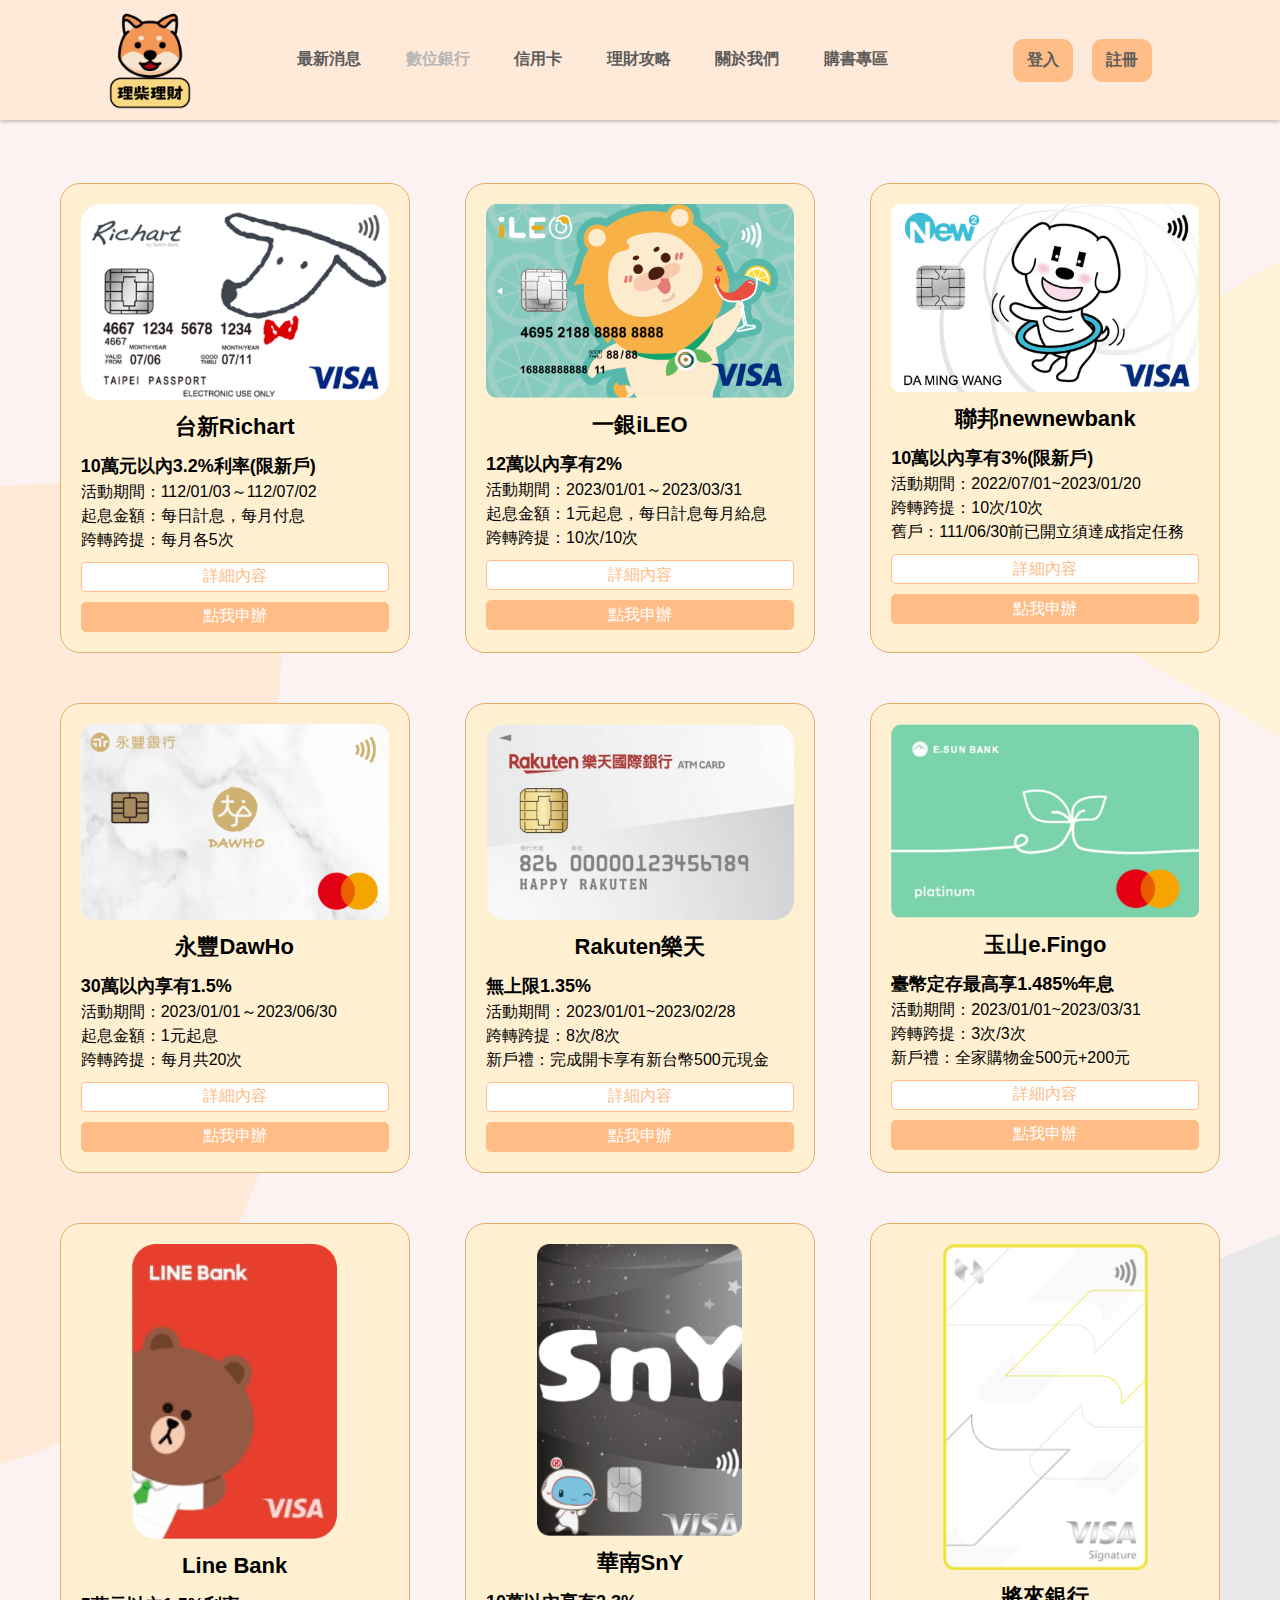
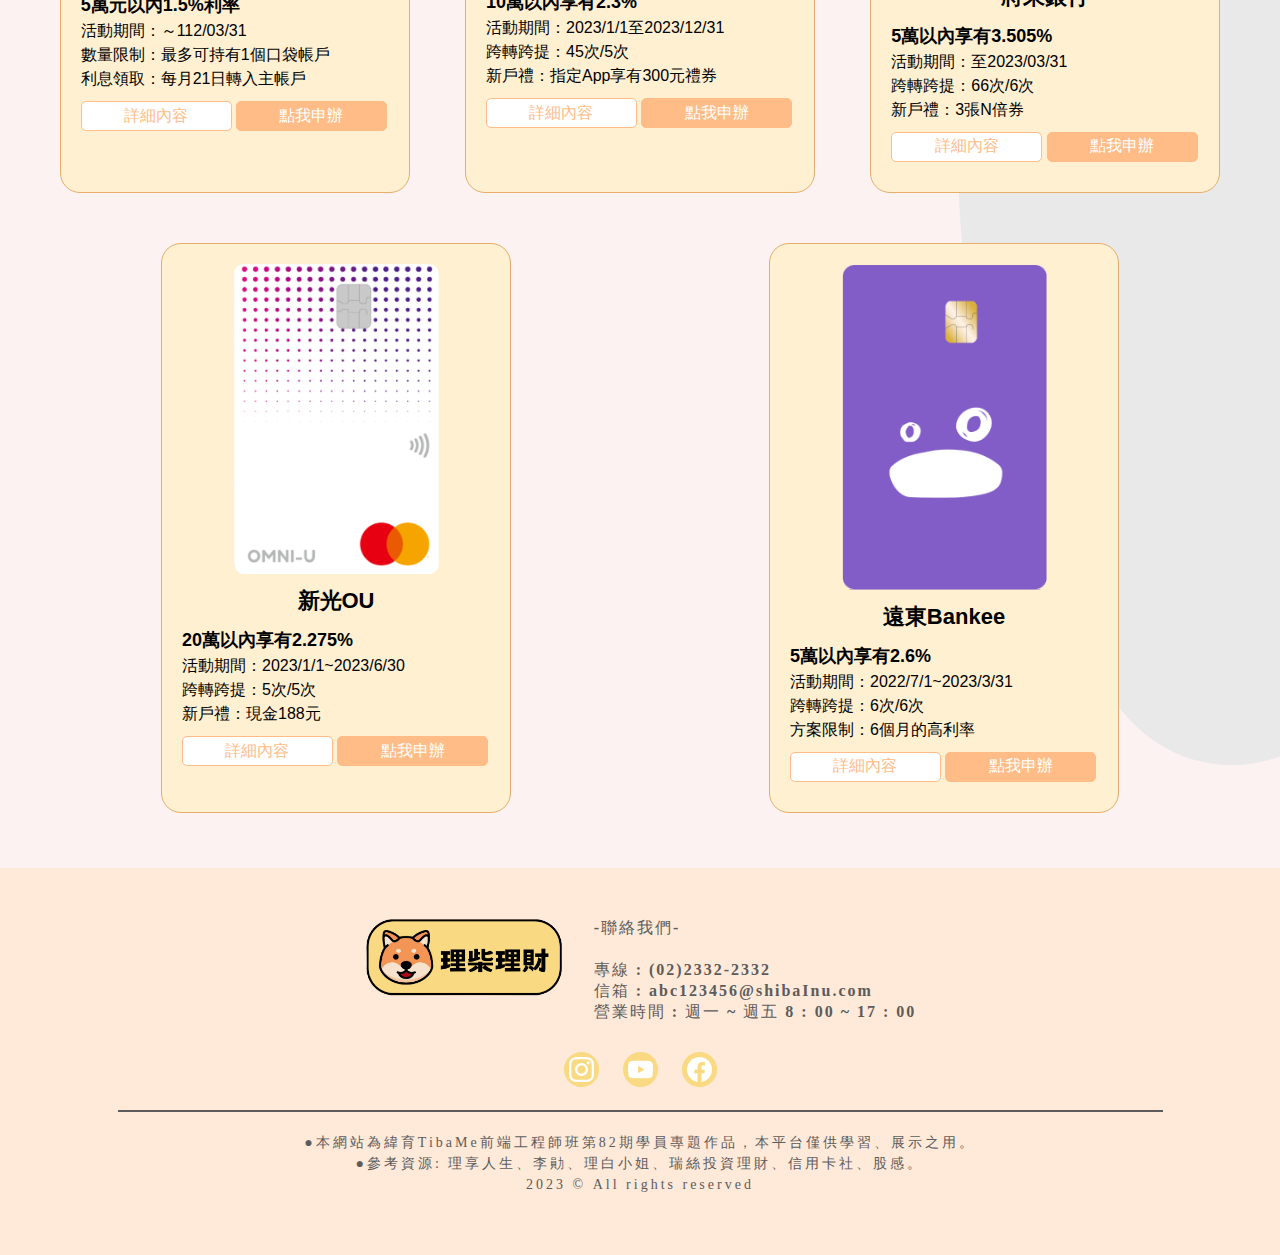
<file: digital_bank.html>
<!DOCTYPE html>
<html lang="en">
<head>
    <meta charset="UTF-8">
    <meta http-equiv="X-UA-Compatible" content="IE=edge">
    <meta name="viewport" content="width=device-width, initial-scale=1.0, maximum-scale=1.0, user-scalable=0">
    <meta name="format-detection" content="telephone=no">
    <title>理柴‧理財shibalnu</title>
    <link rel="icon" href="images/favicon.ico" type="image/x-icon" />
    <link rel="shortcut icon" href="images/favicon.ico" type="image/x-icon" />
    <link rel="stylesheet" href="digital_bank.css">
    <link rel="stylesheet" href="global.css">
    <link href="https://unpkg.com/aos@2.3.1/dist/aos.css" rel="stylesheet">
</head>
<body>
    <div>
        <!-- 登入按鈕 -->
        <div id="lightbox" class="none">
            <article>
                <div class="div_close">
                    <button class="log_in_close" type="button"><img src="images/fork.png" alt=""></button>
                </div>
                <div class="log_in_content">
                    <div class="log_in_left">
                        <h2>會員登入</h2>
                        <div class="login_logo3"><img src="images/logo_3.png" alt=""></div>
                    </div>
                    <div class="log_in_right">
                        <div class="login_logo2"><img src="images/logo_2.png" alt=""></div>
                        <form action="#" method="">
                            <div class="username">
                                <label for="username">帳號:</label>
                                <input type="text" placeholder="請輸入帳號" id="username" autocomplete="off">
                            </div>
                            <div class="password">
                                <label for="password">密碼:</label>
                                <input type="password" placeholder="請輸入密碼" id="password" autocomplete="off">
                            </div>
                            <div>
                                <button class="log_in_button1" type="button">登入</button>
                            </div>
                            <div>
                                <button class="log_in_button2" type="button">使用Google登入</button>
                                <button class="log_in_button3" type="button">使用Facebook登入</button>
                            </div>
                        </form>
                        <p class="forget"><a href="#">忘記密碼請點我</a></p>
                    </div>
                </div>
            </article>
        </div>
        <!-- 登入按鈕end -->
      
        <!-- 註冊按鈕 -->
        <div id="lightbox_2" class="none">
            <article class="sign_in">
                <div class="div_close">
                    <button class="sign_in_close" type="button"><img src="images/fork.png" alt=""></button>
                </div>
                <div class="sign_in_contact">
                    <div class="sign_in_inner">
                        <h2>會員註冊</h2>
                        <div class="signin_logo2"><img src="images/logo_2.png" alt=""></div>
                        
                        <form action="#" method="">
                            <div class="email">
                                <label for="username">電子郵件地址:</label>
                                <br>
                                <input type="text" placeholder="e.g. abc123@gmaail.com" id="email" autocomplete="off">
                            </div>
                            <div class="username">
                                <label for="usernam2e">帳號:</label>
                                <br>
                                <input type="text" placeholder="請輸入8~16英文及數字" id="username2" autocomplete="off">
                            </div>
                            <div class="phone">
                                <label for="phone">手機號碼:</label>
                                <br>
                                <input type="text" placeholder="e.g. 0911123456" id="phone" autocomplete="off">
                            </div>
                            <div class="password">
                                <label for="password2">密碼:</label>
                                <br>
                                <input type="password" placeholder="請輸入8~16英文及數字" id="password2" autocomplete="off">
                            </div>
                            <div class="passwords">
                                <label for="password3">確認密碼:</label>
                                <br>
                                <input type="password" placeholder="請再次輸入密碼" id="password3" autocomplete="off">
                            </div>
                            <div class="newspaper">
                                <input type="checkbox" id="a1">
                                <label for="a1">我願意收到理柴理財的電子報</label>
                            </div>
                            <div class="agree">
                                <input type="checkbox" id="a2">
                                <label for="a2">我已同意並閱讀隱私權保護政策</label>
                            </div>
                            <div class="sign_up_button1">
                                <button class="sign_in_button1" type="button">註冊</button>
                            </div>
                        </form>
                    </div>
                </div>
            </article>
        </div>
        <!-- 註冊按鈕end -->


        <!-------導覽列-------->
        <header>
            <div class="header_inner">

                <!-- logo -->
                <a href="index.html" class="header_logo">
                    <img src="images/logo_1.png" alt="">
                </a>
                <!-- logo end -->

                <!-------選單-------->
                <ul id="nav_rwd" class="header_navigation_list btn_none">
                    <li class="header_navigation_item">
                        <a href="new.html">最新消息</a></li>
                    <li class="header_navigation_item">
                        <a class="nav_bank" href="digital_bank.html">數位銀行</a></li>
                    <li class="header_navigation_item">
                        <a href="credit_card.html">信用卡</a></li>
                    <li class="header_navigation_item">
                        <a href="financial.html">理財攻略</a></li>
                    <li class="header_navigation_item">
                        <a href="about.html">關於我們</a></li>
                    <li class="header_navigation_item">
                        <a href="shopping.html">購書專區</a></li>
                </ul>
                <!-------選單end-------->

                <!-------登入/註冊區-------->
                <div class="header_btn">
                            <button class="header_navigation_log_in">登入</button>
                            <button class="header_navigation_sign_up">註冊</button>
                </div>
                <!-------登入/註冊區end--------> 

                <!-- 漢堡線 -->
                <button type="button" id="menu_btn"><img id="menu_btn_img" src="images/menu_icon.png" alt=""></button>
                <!-- 漢堡線 end-->

            </div>
        </header>
        <!-------導覽列end-------->

        <!-- 主內容 -->
        <main>
            <div class="wrapper">
                <div class="bank_card">
                    <div class="bank_card_content">
                        <img src="images/richart_bank.png" alt="">
                        <h2>台新Richart</h2>
                        <h3>10萬元以內3.2%利率(限新戶)</h3>
                        <p>
                            活動期間：112/01/03～112/07/02<br>
                            起息金額：每日計息，每月付息<br>
                            跨轉跨提：每月各5次
                        </p>
                        <button class="btn1">詳細內容</button>
                        <button class="btn2">點我申辦</button>
                    </div>
                </div>
    
                <div class="bank_card">
                    <div class="bank_card_content">
                        <img src="images/ileo.png" alt="">
                        <h2>一銀iLEO</h2>
                        <h3>12萬以內享有2%</h3>
                        <p>
                            活動期間：2023/01/01～2023/03/31<br>
                            起息金額：1元起息，每日計息每月給息<br>
                            跨轉跨提：10次/10次
                        </p>
                        <button class="btn1">詳細內容</button>
                        <button class="btn2">點我申辦</button>
                    </div>
                </div>
    
                <div class="bank_card">
                    <div class="bank_card_content">
                        <img src="images/newnewbank.png" alt="">
                        <h2>聯邦newnewbank</h2>
                        <h3>10萬以內享有3%(限新戶)</h3>
                        <p>
                            活動期間：2022/07/01~2023/01/20<br>
                            跨轉跨提：10次/10次<br>
                            舊戶：111/06/30前已開立須達成指定任務
                        </p>
                        <button class="btn1">詳細內容</button>
                        <button class="btn2">點我申辦</button>
                    </div>
                </div>
    
                <div class="bank_card">
                    <div class="bank_card_content">
                        <img src="images/dawho.png" alt="">
                        <h2>永豐DawHo</h2>
                        <h3>30萬以內享有1.5%</h3>
                        <p>
                            活動期間：2023/01/01～2023/06/30<br>
                            起息金額：1元起息<br>
                            跨轉跨提：每月共20次
                        </p>
                        <button class="btn1">詳細內容</button>
                        <button class="btn2">點我申辦</button>
                    </div>
                </div>
    
                <div class="bank_card">
                    <div class="bank_card_content">
                        <img src="images/rakuten.png" alt="">
                        <h2>Rakuten樂天</h2>
                        <h3>無上限1.35%</h3>
                        <p>
                            活動期間：2023/01/01~2023/02/28<br>
                            跨轉跨提：8次/8次<br>
                            新戶禮：完成開卡享有新台幣500元現金
                        </p>
                        <button class="btn1">詳細內容</button>
                        <button class="btn2">點我申辦</button>
                    </div>
                </div>
    
                <div class="bank_card">
                    <div class="bank_card_content">
                        <img src="images/e.sun.png" alt="">
                        <h2>玉山e.Fingo</h2>
                        <h3>臺幣定存最高享1.485%年息</h3>
                        <p>
                            活動期間：2023/01/01~2023/03/31<br>
                            跨轉跨提：3次/3次<br>
                            新戶禮：全家購物金500元+200元
                        </p>
                        <button class="btn1">詳細內容</button>
                        <button class="btn2">點我申辦</button>
                    </div>
                </div>
            </div>
    
    
    
            <div class="wrapper2">
                <div class="bank_card2">
                    <div class="bank_card_content2">
                        <img src="images/linebank.png" alt="">
                        <h2>Line Bank</h2>
                        <h3>5萬元以內1.5%利率</h3>
                        <p>
                            活動期間：～112/03/31<br>
                            數量限制：最多可持有1個口袋帳戶<br>
                            利息領取：每月21日轉入主帳戶
                        </p>
                        <button class="btn1">詳細內容</button>
                        <button class="btn2">點我申辦</button>
                    </div>
                </div>
    
    
    
                <div class="bank_card2">
                    <div class="bank_card_content2">
                        <img src="images/sny.png" alt="">
                        <h2>華南SnY</h2>
                        <h3>10萬以內享有2.3%</h3>
                        <p>
                            活動期間：2023/1/1至2023/12/31<br>
                            跨轉跨提：45次/5次<br>
                            新戶禮：指定App享有300元禮券
                        </p>
                        <button class="btn1">詳細內容</button>
                        <button class="btn2">點我申辦</button>
                    </div>
                </div>
    
                <div class="bank_card2">
                    <div class="bank_card_content2">
                        <img src="images/next.png" alt="">
                        <h2>將來銀行</h2>
                        <h3>5萬以內享有3.505%</h3>
                        <p>
                            活動期間：至2023/03/31<br>
                            跨轉跨提：66次/6次<br>
                            新戶禮：3張N倍券
                        </p>
                        <button class="btn1">詳細內容</button>
                        <button class="btn2">點我申辦</button>
                    </div>
                </div>
    
    
                <div class="bank_card2">
                    <div class="bank_card_content2">
                        <img src="images/ou.png" alt="">
                        <h2>新光OU</h2>
                        <h3>20萬以內享有2.275%</h3>
                        <p>
                            活動期間：2023/1/1~2023/6/30<br>
                            跨轉跨提：5次/5次<br>
                            新戶禮：現金188元
                        </p>
                        <button class="btn1">詳細內容</button>
                        <button class="btn2">點我申辦</button>
                    </div>
                </div>
    
    
                <div class="bank_card2">
                    <div class="bank_card_content2">
                        <img src="images/bankee.png" alt="">
                        <h2>遠東Bankee</h2>
                        <h3>5萬以內享有2.6%</h3>
                        <p>
                            活動期間：2022/7/1~2023/3/31<br>
                            跨轉跨提：6次/6次<br>
                            方案限制：6個月的高利率
                        </p>
                        <button class="btn1">詳細內容</button>
                        <button class="btn2">點我申辦</button>
                    </div>
                </div>
    
    
    
            </div>
    
        </main>
        <!-- 主內容end -->

    </div>

    <!-------頁尾-------->
    <footer>
        <div class="footer_inner">

            <div class="footer_inner_2">

                <!-- logo -->
                <a href="index.html" class="footer_logo">
                    <img src="images/logo_2.png" alt="">
                </a>
                <!-- logo end-->

                <!-- 聯絡我們 -->
                <div class="contact_us">
                    -聯絡我們- <br>
                    <br>
                    專線 : (02)2332-2332 <br>
                    信箱 : abc123456@shibaInu.com <br>
                    營業時間 : 週一 ~ 週五   8 : 00 ~ 17 : 00
                </div>
                <!-- 聯絡我們 end -->
            </div>

            <!-- 頁尾連結icon -->
            <div class="footer_icon">
                <a class="icon" href="#"><img src="images/instagram.png" alt=""></a>
                <a class="icon" href="#"><img src="images/youtube.png" alt=""></a>
                <a class="icon" href="#"><img src="images/facebook.png" alt=""></a>
            </div>
            <!-- 頁尾連結icon end -->



            <div class="tibame">
                <hr>
                <div>
                    ●本網站為緯育TibaMe前端工程師班第82期學員專題作品，本平台僅供學習、展示之用。
                    <br>
                    ●參考資源: 理享人生、李勛、理白小姐、瑞絲投資理財、信用卡社、股感。
                    <br>
                    2023 © All rights reserved
                </div>
            </div>

        </div>
    </footer>
    <!-------頁尾end-------->

    <!-- 跳至最上方的按鈕 -->
    <button type="button" id="BackTop" class="toTop-arrow"></button>
    <!-- 跳至最上方的按鈕end -->


    <!-- js開始 -->

    <script src="https://unpkg.com/aos@next/dist/aos.js"></script>
    <script>AOS.init();</script>
    <script src="https://ajax.googleapis.com/ajax/libs/jquery/3.3.1/jquery.min.js"></script>
    <script src="digital_bank.js"></script>
    
</body>
</html>
</file>
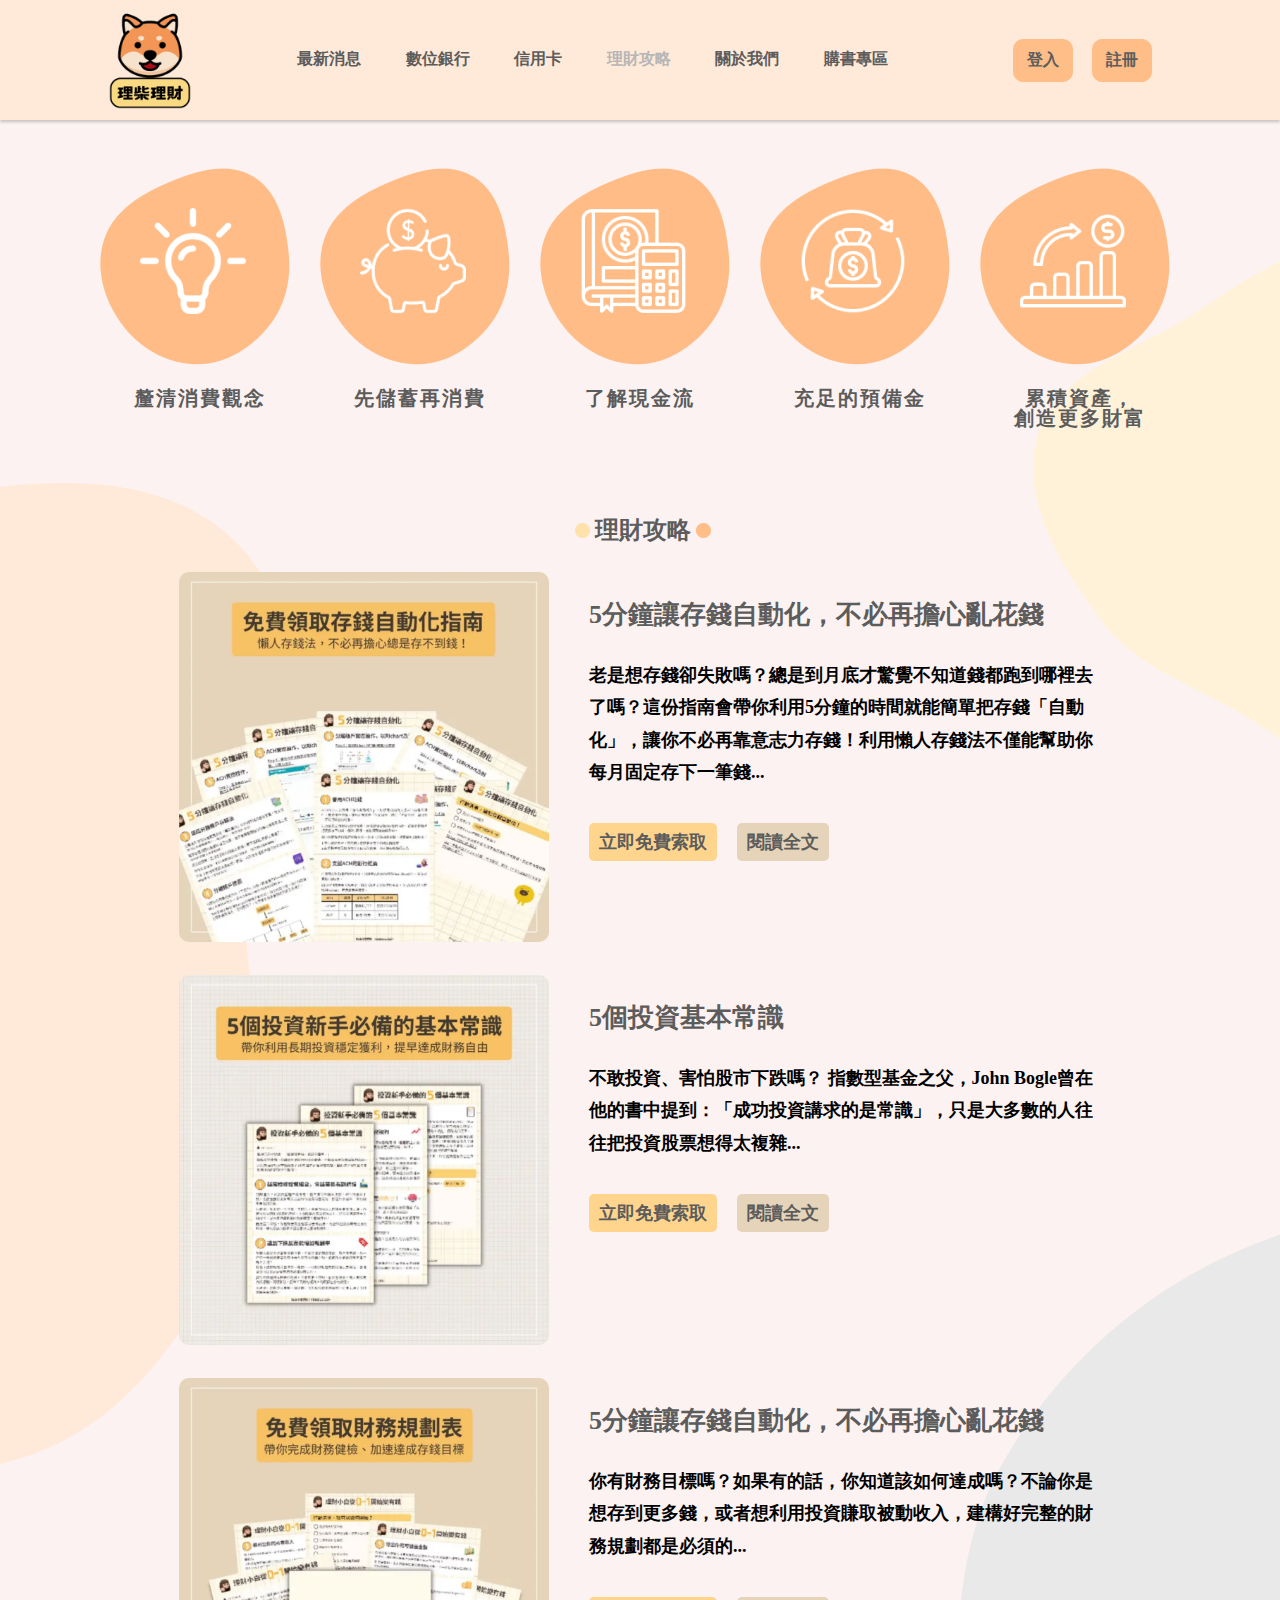
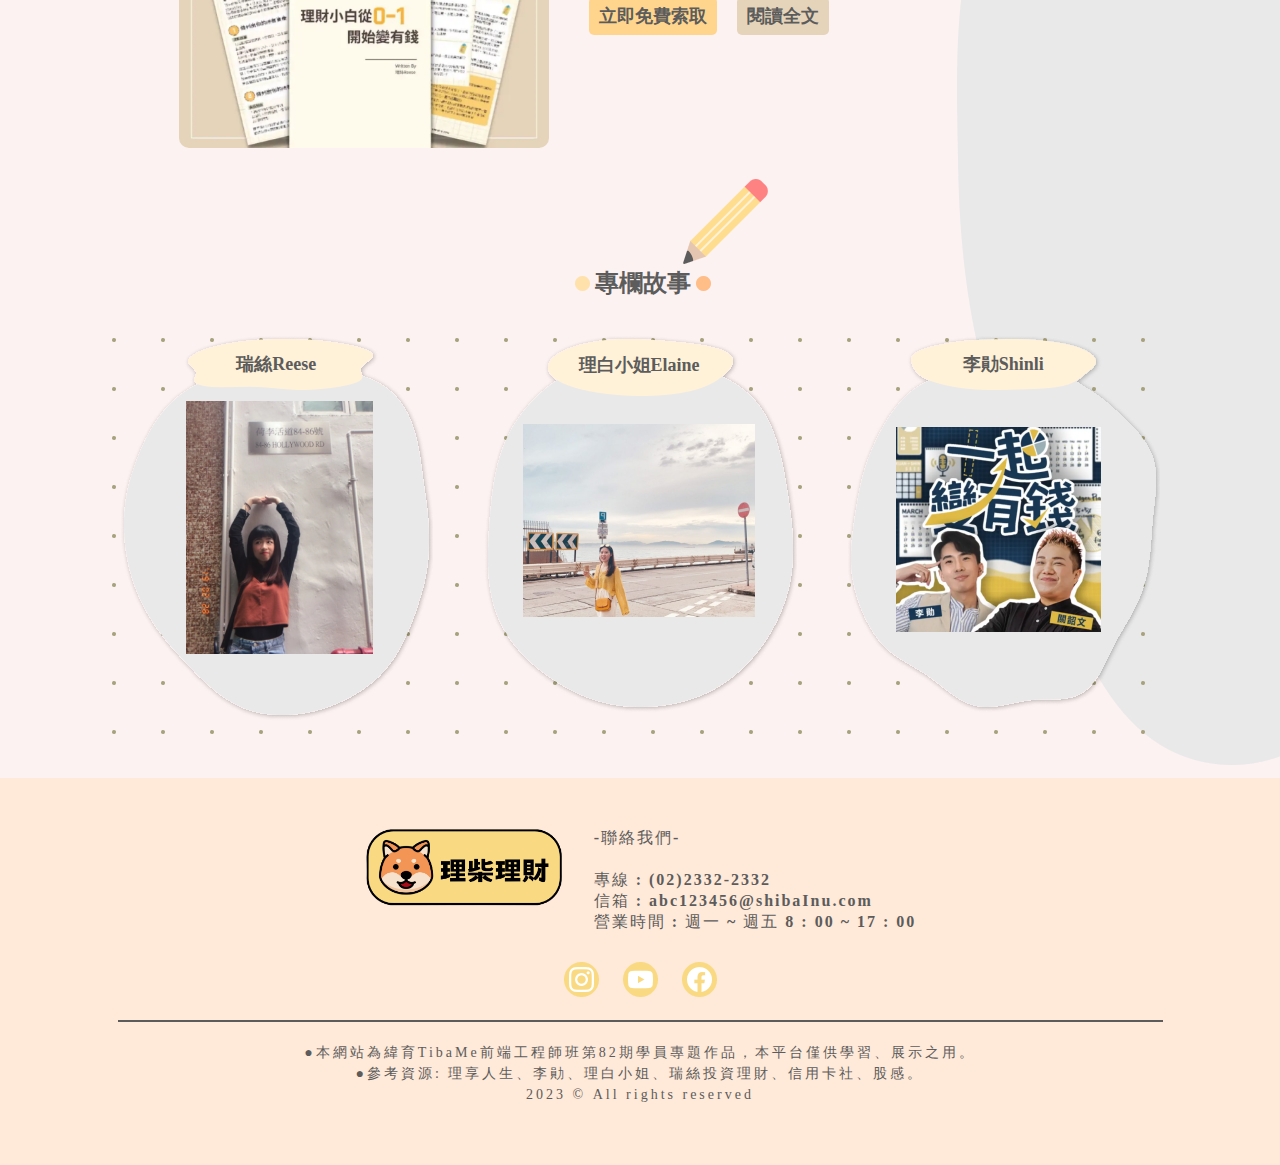
<file: financial.html>
<!DOCTYPE html>
<html lang="en">
<head>
    <meta charset="UTF-8">
    <meta http-equiv="X-UA-Compatible" content="IE=edge">
    <meta name="viewport" content="width=device-width, initial-scale=1.0, maximum-scale=1.0, user-scalable=0">
    <meta name="format-detection" content="telephone=no">
    <title>理柴‧理財shibalnu</title>
    <link rel="icon" href="images/favicon.ico" type="image/x-icon" />
    <link rel="shortcut icon" href="images/favicon.ico" type="image/x-icon" />
    <link rel="stylesheet" href="financial.css">
    <link rel="stylesheet" href="global.css">
    <link href="https://unpkg.com/aos@2.3.1/dist/aos.css" rel="stylesheet">
</head>
<body>
    <div>

        <!-- 登入按鈕 -->
        <div id="lightbox" class="none">
            <article>
                <div class="div_close">
                    <button class="log_in_close" type="button"><img src="images/fork.png" alt=""></button>
                </div>
                <div class="log_in_content">
                    <div class="log_in_left">
                        <h2>會員登入</h2>
                        <div class="login_logo3"><img src="images/logo_3.png" alt=""></div>
                    </div>
                    <div class="log_in_right">
                        <div class="login_logo2"><img src="images/logo_2.png" alt=""></div>
                        <form action="#" method="">
                            <div class="username">
                                <label for="username">帳號:</label>
                                <input type="text" placeholder="請輸入帳號" id="username" autocomplete="off">
                            </div>
                            <div class="password">
                                <label for="password">密碼:</label>
                                <input type="password" placeholder="請輸入密碼" id="password" autocomplete="off">
                            </div>
                            <div>
                                <button class="log_in_button1" type="button">登入</button>
                            </div>
                            <div>
                                <button class="log_in_button2" type="button">使用Google登入</button>
                                <button class="log_in_button3" type="button">使用Facebook登入</button>
                            </div>
                        </form>
                        <p class="forget"><a href="#">忘記密碼請點我</a></p>
                    </div>
                </div>
            </article>
        </div>
        <!-- 登入按鈕end -->
      
        <!-- 註冊按鈕 -->
        <div id="lightbox_2" class="none">
            <article class="sign_in">
                <div class="div_close">
                    <button class="sign_in_close" type="button"><img src="images/fork.png" alt=""></button>
                </div>
                <div class="sign_in_contact">
                    <div class="sign_in_inner">
                        <h2>會員註冊</h2>
                        <div class="signin_logo2"><img src="images/logo_2.png" alt=""></div>
                        <form action="#" method="">
                            <div class="email">
                                <label for="username">電子郵件地址:</label>
                                <br>
                                <input type="text" placeholder="e.g. abc123@gmaail.com" id="email" autocomplete="off">
                            </div>
                            <div class="username">
                                <label for="usernam2e">帳號:</label>
                                <br>
                                <input type="text" placeholder="請輸入8~16英文及數字" id="username2" autocomplete="off">
                            </div>
                            <div class="phone">
                                <label for="phone">手機號碼:</label>
                                <br>
                                <input type="text" placeholder="e.g. 0911123456" id="phone" autocomplete="off">
                            </div>
                            <div class="password">
                                <label for="password2">密碼:</label>
                                <br>
                                <input type="password" placeholder="請輸入8~16英文及數字" id="password2" autocomplete="off">
                            </div>
                            <div class="passwords">
                                <label for="password3">確認密碼:</label>
                                <br>
                                <input type="password" placeholder="請再次輸入密碼" id="password3" autocomplete="off">
                            </div>
                            <div class="newspaper">
                                <input type="checkbox" id="a1">
                                <label for="a1">我願意收到理柴理財的電子報</label>
                            </div>
                            <div class="agree">
                                <input type="checkbox" id="a2">
                                <label for="a2">我已同意並閱讀隱私權保護政策</label>
                            </div>
                            <div class="sign_up_button1">
                                <button class="sign_in_button1" type="button">註冊</button>
                            </div>
                        </form>
                    </div>
                </div>
            </article>
        </div>
        <!-- 註冊按鈕end -->

        <!-------導覽列-------->
        <header>
            <div class="header_inner">

                <!-- logo -->
                <a href="index.html" class="header_logo">
                    <img src="images/logo_1.png" alt="">
                </a>
                <!-- logo end -->

                <!-------選單-------->
                <ul id="nav_rwd" class="header_navigation_list btn_none">
                    <li class="header_navigation_item">
                        <a href="new.html">最新消息</a></li>
                    <li class="header_navigation_item">
                        <a href="digital_bank.html">數位銀行</a></li>
                    <li class="header_navigation_item">
                        <a href="credit_card.html">信用卡</a></li>
                    <li class="header_navigation_item">
                        <a class="nav_fin" href="financial.html">理財攻略</a></li>
                    <li class="header_navigation_item">
                        <a href="about.html">關於我們</a></li>
                    <li class="header_navigation_item">
                        <a href="shopping.html">購書專區</a></li>
                </ul>
                <!-------選單end-------->

                <!-------登入/註冊區-------->
                <div class="header_btn">
                            <button class="header_navigation_log_in">登入</button>
                            <button class="header_navigation_sign_up">註冊</button>
                </div>
                <!-------登入/註冊區end--------> 

                <!-- 漢堡線 -->
                <button type="button" id="menu_btn"><img id="menu_btn_img" src="images/menu_icon.png" alt=""></button>
                <!-- 漢堡線 end-->

            </div>
        </header>
        <!-------導覽列end-------->

        <!-------主內容-------->
        <main>
            <div class="fin_tip">
                <a class="fin_tip_1" href="#">
                    <img src="images/idea.png" alt="">
                </a>
                <p>釐清消費觀念</p>
            </div>
            <div class="fin_tip">
                <a class="fin_tip_2" href="#">
                    <img src="images/piggy_bank.png" alt="">
                </a>
                <p>先儲蓄再消費</p>
            </div>
            <div class="fin_tip">
                <a class="fin_tip_3" href="#">
                    <img src="images/bookkeeping.png" alt="">
                </a>
                <p>了解現金流</p>
            </div>
            <div class="fin_tip">
                <a class="fin_tip_4" href="#">
                    <img src="images/capital.png" alt="">
                </a>
                <p>充足的預備金</p>
            </div>
            <div class="fin_tip">
                <a class="fin_tip_5" href="#">
                    <img src="images/money_currency.png" alt="">
                </a>
                <P>累積資產，<br>創造更多財富</P>
            </div>
        </main>
    
        <div class="fin_word">理財攻略</div>
        <div class="fin_contact">
            <div class="fin_contact01">
                <a href="https://reeselu.com/">
                    <div class="fin_inner">
                        <img class="fin_article01" src="images/fin_article01.png" alt="">
                    </div>
                </a>
                <div class="fin_contact_word">
                    <a href="#"><h2>5分鐘讓存錢自動化，不必再擔心亂花錢</h2></a>
                    <p>
                    老是想存錢卻失敗嗎？總是到月底才驚覺不知道錢都跑到哪裡去了嗎？這份指南會帶你利用5分鐘的時間就能簡單把存錢「自動化」，讓你不必再靠意志力存錢！利用懶人存錢法不僅能幫助你每月固定存下一筆錢...
                    </p>
                    <div class="fin_link">
                        <a class="fin_btn1" href="#">立即免費索取</a>
                        <a class="fin_btn2" href="#">閱讀全文</a>
                    </div>
                </div>
            </div>        
            <div class="fin_contact03">
                <a href="https://reeselu.com/">
                    <div class="fin_inner">
                        <img class="fin_article02" src="images/fin_article02.png" alt="">
                    </div>
                </a>
                <div class="fin_contact_word">
                    <a href="#"><h2>5個投資基本常識</h2></a>
                    <p>不敢投資、害怕股市下跌嗎？
                       指數型基金之父，John Bogle曾在他的書中提到：「成功投資講求的是常識」，只是大多數的人往往把投資股票想得太複雜...
                    </p>
                    <div class="fin_link">
                        <a class="fin_btn1" href="#">立即免費索取</a>
                        <a class="fin_btn2" href="#">閱讀全文</a>
                    </div>
                </div>
            </div>
            <div class="fin_contact02">
                <a href="https://reeselu.com/">
                    <div class="fin_inner">
                        <img class="fin_article03" src="images/fin_article03.png" alt="">
                    </div>
                </a>
                <div class="fin_contact_word">
                    <a href="#"><h2>5分鐘讓存錢自動化，不必再擔心亂花錢</h2></a>
                    <p>
                        你有財務目標嗎？如果有的話，你知道該如何達成嗎？不論你是想存到更多錢，或者想利用投資賺取被動收入，建構好完整的財務規劃都是必須的...
                    </p>
                    <div class="fin_link">
                        <a class="fin_btn1" href="#">立即免費索取</a>
                        <a class="fin_btn2" href="#">閱讀全文</a>
                    </div>
                </div>
            </div>
        </div>

        <div class="fin_bottom">
            <div class="column_word">專欄故事</div>
            <div class="pen"><img src="images/pencil.png" alt=""></div>
        </div>
        <div class="column_contact">
            <div class="column_reese">
                <p>瑞絲Reese</p>
                <a class="column_tip_1" href="#">
                    <img src="images/reese.png" alt="">
                </a>
            </div>
            <div class="column_elaine">
                <p>理白小姐Elaine</p>
                <a class="column_tip_2" href="#">
                    <img src="images/elaine.png" alt="">
                </a>
            </div>
            <div class="column_shinli">
                <p>李勛Shinli</p>
                <a class="column_tip_3" href="#">
                    <img src="images/shinli.png" alt="">
                </a>
            </div>
            
        </div>
        <!-------主內容end-------->


        <!-------頁尾-------->
        <footer>
            <div class="footer_inner">

                <div class="footer_inner_2">

                    <!-- logo -->
                    <a href="index.html" class="footer_logo">
                        <img src="images/logo_2.png" alt="">
                    </a>
                    <!-- logo end-->

                    <!-- 聯絡我們 -->
                    <div class="contact_us">
                        -聯絡我們- <br>
                        <br>
                        專線 : (02)2332-2332 <br>
                        信箱 : abc123456@shibaInu.com <br>
                        營業時間 : 週一 ~ 週五   8 : 00 ~ 17 : 00
                    </div>
                    <!-- 聯絡我們 end -->
                </div>

                <!-- 頁尾連結icon -->
                <div class="footer_icon">
                    <a class="icon" href="#"><img src="images/instagram.png" alt=""></a>
                    <a class="icon" href="#"><img src="images/youtube.png" alt=""></a>
                    <a class="icon" href="#"><img src="images/facebook.png" alt=""></a>
                </div>
                <!-- 頁尾連結icon end -->



                <div class="tibame">
                    <hr>
                    <div>
                        ●本網站為緯育TibaMe前端工程師班第82期學員專題作品，本平台僅供學習、展示之用。
                        <br>
                        ●參考資源: 理享人生、李勛、理白小姐、瑞絲投資理財、信用卡社、股感。
                        <br>
                        2023 © All rights reserved
                    </div>
                </div>

            </div>
        </footer>
        <!-------頁尾end-------->

        <!-- 跳至最上方的按鈕 -->
        <button type="button" id="BackTop" class="toTop-arrow"></button>
        <!-- 跳至最上方的按鈕end -->

    </div>
    <script src="https://unpkg.com/aos@2.3.1/dist/aos.js"></script>
    <script>AOS.init();</script>
    <script src="https://ajax.googleapis.com/ajax/libs/jquery/3.3.1/jquery.min.js"></script>
    <script src="financial.js"></script>

</body>
</html>
</file>
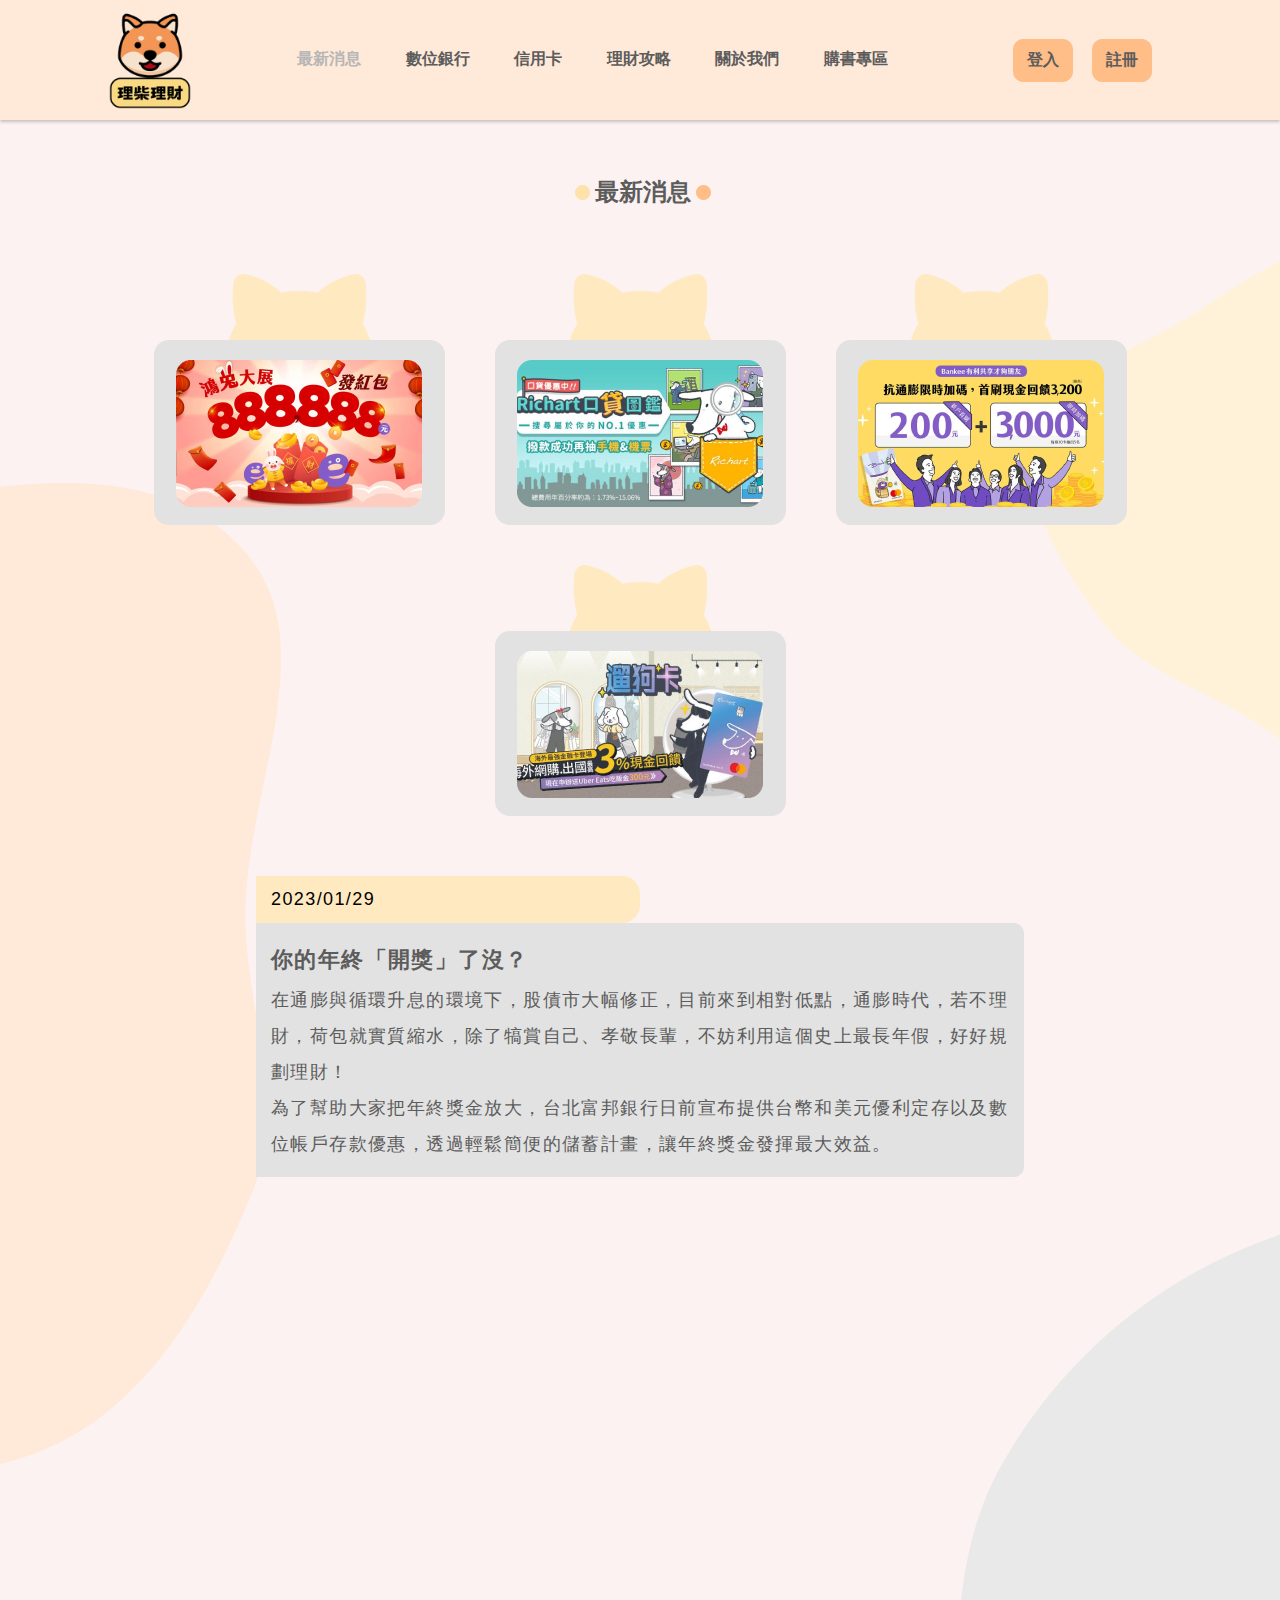
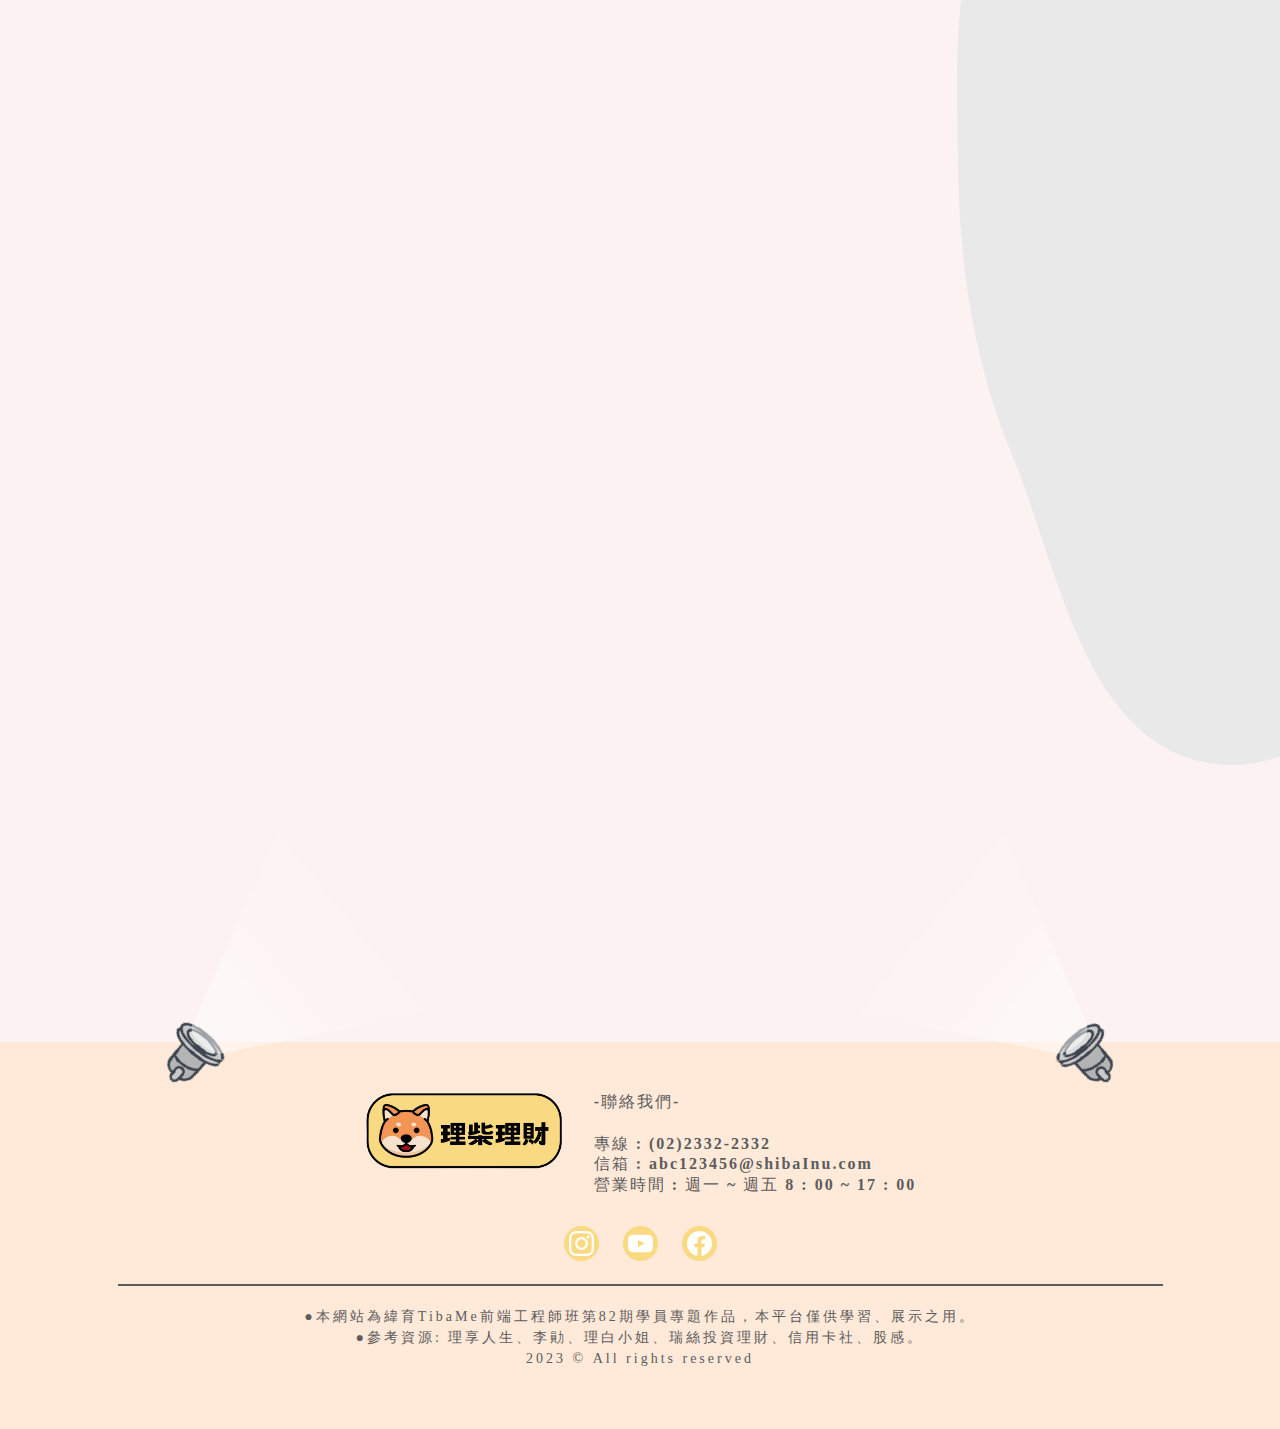
<file: new.html>
<!DOCTYPE html>
<html lang="en">
<head>
    <meta charset="UTF-8">
    <meta http-equiv="X-UA-Compatible" content="IE=edge">
    <meta name="viewport" content="width=device-width, initial-scale=1.0, maximum-scale=1.0, user-scalable=0">
    <meta name="format-detection" content="telephone=no">
    <title>理柴‧理財shibalnu</title>
    <link rel="icon" href="images/favicon.ico" type="image/x-icon" />
    <link rel="shortcut icon" href="images/favicon.ico" type="image/x-icon" />
    <link rel="stylesheet" href="new.css">
    <link rel="stylesheet" href="global.css">
    <link href="https://unpkg.com/aos@2.3.1/dist/aos.css" rel="stylesheet">
</head>
<body>
    <div>
        <!-- 登入按鈕 -->
        <div id="lightbox" class="none">
            <article>
                <div class="div_close">
                    <button class="log_in_close" type="button"><img src="images/fork.png" alt=""></button>
                </div>
                <div class="log_in_content">
                    <div class="log_in_left">
                        <h2>會員登入</h2>
                        <div class="login_logo3"><img src="images/logo_3.png" alt=""></div>
                    </div>
                    <div class="log_in_right">
                        <div class="login_logo2"><img src="images/logo_2.png" alt=""></div>
                        <form action="#" method="">
                            <div class="username">
                                <label for="username">帳號:</label>
                                <input type="text" placeholder="請輸入帳號" id="username" autocomplete="off">
                            </div>
                            <div class="password">
                                <label for="password">密碼:</label>
                                <input type="password" placeholder="請輸入密碼" id="password" autocomplete="off">
                            </div>
                            <div>
                                <button class="log_in_button1" type="button">登入</button>
                            </div>
                            <div>
                                <button class="log_in_button2" type="button">使用Google登入</button>
                                <button class="log_in_button3" type="button">使用Facebook登入</button>
                            </div>
                        </form>
                        <p class="forget"><a href="#">忘記密碼請點我</a></p>
                    </div>
                </div>
            </article>
        </div>
        <!-- 登入按鈕end -->
          
        <!-- 註冊按鈕 -->
        <div id="lightbox_2" class="none">
            <article class="sign_in">
                <div class="div_close">
                    <button class="sign_in_close" type="button"><img src="images/fork.png" alt=""></button>
                </div>
                <div class="sign_in_contact">
                    <div class="sign_in_inner">
                        <h2>會員註冊</h2>
                        <div class="signin_logo2"><img src="images/logo_2.png" alt=""></div>
                        <form action="#" method="">
                            <div class="email">
                                <label for="username">電子郵件地址:</label>
                                <br>
                                <input type="text" placeholder="e.g. abc123@gmaail.com" id="email" autocomplete="off">
                            </div>
                            <div class="username">
                                <label for="usernam2e">帳號:</label>
                                <br>
                                <input type="text" placeholder="請輸入8~16英文及數字" id="username2" autocomplete="off">
                            </div>
                            <div class="phone">
                                <label for="phone">手機號碼:</label>
                                <br>
                                <input type="text" placeholder="e.g. 0911123456" id="phone" autocomplete="off">
                            </div>
                            <div class="password">
                                <label for="password2">密碼:</label>
                                <br>
                                <input type="password" placeholder="請輸入8~16英文及數字" id="password2" autocomplete="off">
                            </div>
                            <div class="passwords">
                                <label for="password3">確認密碼:</label>
                                <br>
                                <input type="password" placeholder="請再次輸入密碼" id="password3" autocomplete="off">
                            </div>
                            <div class="newspaper">
                                <input type="checkbox" id="a1">
                                <label for="a1">我願意收到理柴理財的電子報</label>
                            </div>
                            <div class="agree">
                                <input type="checkbox" id="a2">
                                <label for="a2">我已同意並閱讀隱私權保護政策</label>
                            </div>
                            <div class="sign_up_button1">
                                <button class="sign_in_button1" type="button">註冊</button>
                            </div>
                        </form>
                    </div>
                </div>
            </article>
        </div>
        <!-- 註冊按鈕end -->


        <!-------導覽列-------->
        <header>
            <div class="header_inner">

                <!-- logo -->
                <a href="index.html" class="header_logo">
                    <img src="images/logo_1.png" alt="">
                </a>
                <!-- logo end -->

                <!-------選單-------->
                <ul id="nav_rwd" class="header_navigation_list btn_none">
                    <li class="header_navigation_item">
                        <a class="nav_new" href="new.html">最新消息</a></li>
                    <li class="header_navigation_item">
                        <a href="digital_bank.html">數位銀行</a></li>
                    <li class="header_navigation_item">
                        <a href="credit_card.html">信用卡</a></li>
                    <li class="header_navigation_item">
                        <a href="financial.html">理財攻略</a></li>
                    <li class="header_navigation_item">
                        <a href="about.html">關於我們</a></li>
                    <li class="header_navigation_item">
                        <a href="shopping.html">購書專區</a></li>
                </ul>
                <!-------選單end-------->

                <!-------登入/註冊區-------->
                <div class="header_btn">
                            <button class="header_navigation_log_in">登入</button>
                            <button class="header_navigation_sign_up">註冊</button>
                </div>
                <!-------登入/註冊區end--------> 


                <!-- 漢堡線 -->
                <button type="button" id="menu_btn"><img id="menu_btn_img" src="images/menu_icon.png" alt=""></button>
                <!-- 漢堡線 end-->

            </div>
        </header>
        <!-------導覽列end-------->

        <!-- 主內容 -->
            <div class="new_word">最新消息</div>
            <div class="new">
                <div class="new_top">
                    <div class="newpic_bg"><img src="images/newpic_01.png" alt=""></div>
                    <div class="newpic_bg"><img src="images/newpic_02.png" alt=""></div>
                    <div class="newpic_bg"><img src="images/newpic_03.png" alt=""></div>
                    <div class="newpic_bg"><img src="images/newpic_04.png" alt=""></div>
                </div>
            </div>

            <main>
                <div class="new_contact">
                    <div class="new_date">2023/01/29</div>
                    <div class="new_contact_word">
                        <h2>
                            你的年終「開獎」了沒？
                        </h2>
                        <p>
                            在通膨與循環升息的環境下，股債市大幅修正，目前來到相對低點，通膨時代，若不理財，荷包就實質縮水，除了犒賞自己、孝敬長輩，不妨利用這個史上最長年假，好好規劃理財！
                            <br>
                            為了幫助大家把年終獎金放大，台北富邦銀行日前宣布提供台幣和美元優利定存以及數位帳戶存款優惠，透過輕鬆簡便的儲蓄計畫，讓年終獎金發揮最大效益。 
                        </p>
                    </div>
                </div>
                <div data-aos="fade-down" class="new_contact">
                    <div class="new_date">2023/01/03</div>
                    <div class="new_contact_word">
                        <h2>
                            民法成年年齡下修至18歲可「買股票、保險、辦卡」
                        </h2>
                        <p>
                            2023年1月1日起，民法成年年齡從現行的20歲下修至18歲，金管會3局也跟進修訂6項法規年滿18歲即可申辦信用卡正卡或現金卡、買股票、買保險，不過操作風險偏高的期貨交易開戶仍須年滿20歲。
                        </p>
                    </div>
                </div>
                <div data-aos="fade-down" class="new_contact">
                    <div class="new_date">2023/01/05</div>
                    <div class="new_contact_word">
                        <h2>台新Richart<br>
                            精選加碼通路消費 最高5%回饋
                        </h2>
                        <p>
                            指定外送、高鐵、中油直營、共享汽機車等通路消費，現金回饋最高5%。
                            <br>
                            指定任務為當期帳單以Richart帳戶自動扣繳FlyGo信用卡帳款，且FlyGo卡消費金額達NT$5,000(含)以上。
                        </p>
                    </div>
                </div>
                <div data-aos="fade-down" class="new_contact">
                    <div class="new_date">2023/01/12 - 2023/02/28</div>
                    <div class="new_contact_word">
                        <h2>Bankee 發紅包 888,888 元</h2>
                        <p>
                            『紅包禮』:首次登入體驗 Bankee App 送紅包禮 488 元，加碼抽發財金 1 名 8,888 元。
                            <br>
                            『連結禮』: 活動期間以 Bankee 數位存款帳戶首次連結一卡通 MONEY 帳戶儲值任 1 筆並使用一卡通MONEY消費任 1 筆，不限金額，享回饋 88 元。
                        </p>
                    </div>
                </div>
                <div data-aos="fade-down" class="new_contact">
                    <div class="new_date">2022/10/1 - 2023/03/31</div>
                    <div class="new_contact_word">
                        <h2>限時加碼新戶回饋最高3,200元</h2>
                        <p>
                            1.新戶首刷不限金額現金回饋200元：活動期間內透過本活動頁連結申請Bankee信用卡，核卡後不限  金額任刷1筆即可享現金回饋NT$200。
                            <br>
                            2.限時加碼抽3,000：累積取得上述(1)之新戶首刷獎勵人數，抽出5名回饋刷卡金3,000。
                        </p>
                    </div>
                </div>
                <div data-aos="fade-down" class="new_contact lightset_relative">
                    <div class="new_date">2023/01/01 - 2023/03/31</div>
                    <div class="new_contact_word">
                        <h2>享你多一點．將來貸你交朋友</h2>
                        <p>
                            邀請人於活動期間內，邀請親友申辦本行信用貸款，每成功邀請一件信用貸款，邀請人可獲得邀請禮1,000N點；成功邀請兩件，邀請人可獲得2,000N點，以此類推。</p>
                    </div>
                </div>
                <!-- <div class="foot_print">
                    <div><img class="foot_print1" src="images/foot_print.png" alt=""></div>
                    <div><img class="foot_print2" src="images/foot_print.png" alt=""></div>
                    <div><img class="foot_print3" src="images/foot_print.png" alt=""></div>
                    <div><img class="foot_print4" src="images/foot_print.png" alt=""></div>
                    <div><img class="foot_print5" src="images/foot_print.png" alt=""></div>
                    <div><img class="foot_print6" src="images/foot_print.png" alt=""></div>
                </div> -->
                <!-- <div>
                    <div class="lightset1"><img src="images/lightset_left.png" alt=""></div>
                    <div class="lightset2"><img src="images/lightset_right.png" alt=""></div>
                </div> -->
            </main>
        

        <!-------頁尾-------->
        <footer>
            <div class="footer_inner">
                <div>
                    <div class="lightset1"><img src="images/lightset_left.png" alt=""></div>
                    <div class="lightset2"><img src="images/lightset_right.png" alt=""></div>
                </div>
                <div class="footer_inner_2">

                    <!-- logo -->
                    <a href="index.html" class="footer_logo">
                        <img src="images/logo_2.png" alt="">
                    </a>
                    <!-- logo end-->

                    <!-- 聯絡我們 -->
                    <div class="contact_us">
                        -聯絡我們- <br>
                        <br>
                        專線 : (02)2332-2332 <br>
                        信箱 : abc123456@shibaInu.com <br>
                        營業時間 : 週一 ~ 週五   8 : 00 ~ 17 : 00
                    </div>
                    <!-- 聯絡我們 end -->
                </div>

                <!-- 頁尾連結icon -->
                <div class="footer_icon">
                    <a class="icon" href="#"><img src="images/instagram.png" alt=""></a>
                    <a class="icon" href="#"><img src="images/youtube.png" alt=""></a>
                    <a class="icon" href="#"><img src="images/facebook.png" alt=""></a>
                </div>
                <!-- 頁尾連結icon end -->



                <div class="tibame">
                    <hr>
                    <div>
                        ●本網站為緯育TibaMe前端工程師班第82期學員專題作品，本平台僅供學習、展示之用。
                        <br>
                        ●參考資源: 理享人生、李勛、理白小姐、瑞絲投資理財、信用卡社、股感。
                        <br>
                        2023 © All rights reserved
                    </div>
                </div>

            </div>
        </footer>
        <!-------頁尾end-------->

        <!-- 跳至最上方的按鈕 -->
        <button type="button" id="BackTop" class="toTop-arrow"></button>
        <!-- 跳至最上方的按鈕end -->
    </div>


    <!-- js開始 -->

    <script src="https://unpkg.com/aos@2.3.1/dist/aos.js"></script>
    <script>AOS.init();</script>
    <script src="swiper-bundle.min.js"></script>
    <script src="https://ajax.googleapis.com/ajax/libs/jquery/3.3.1/jquery.min.js"></script>
    <script src="new.js"></script>
 
</body>
</html>
</file>
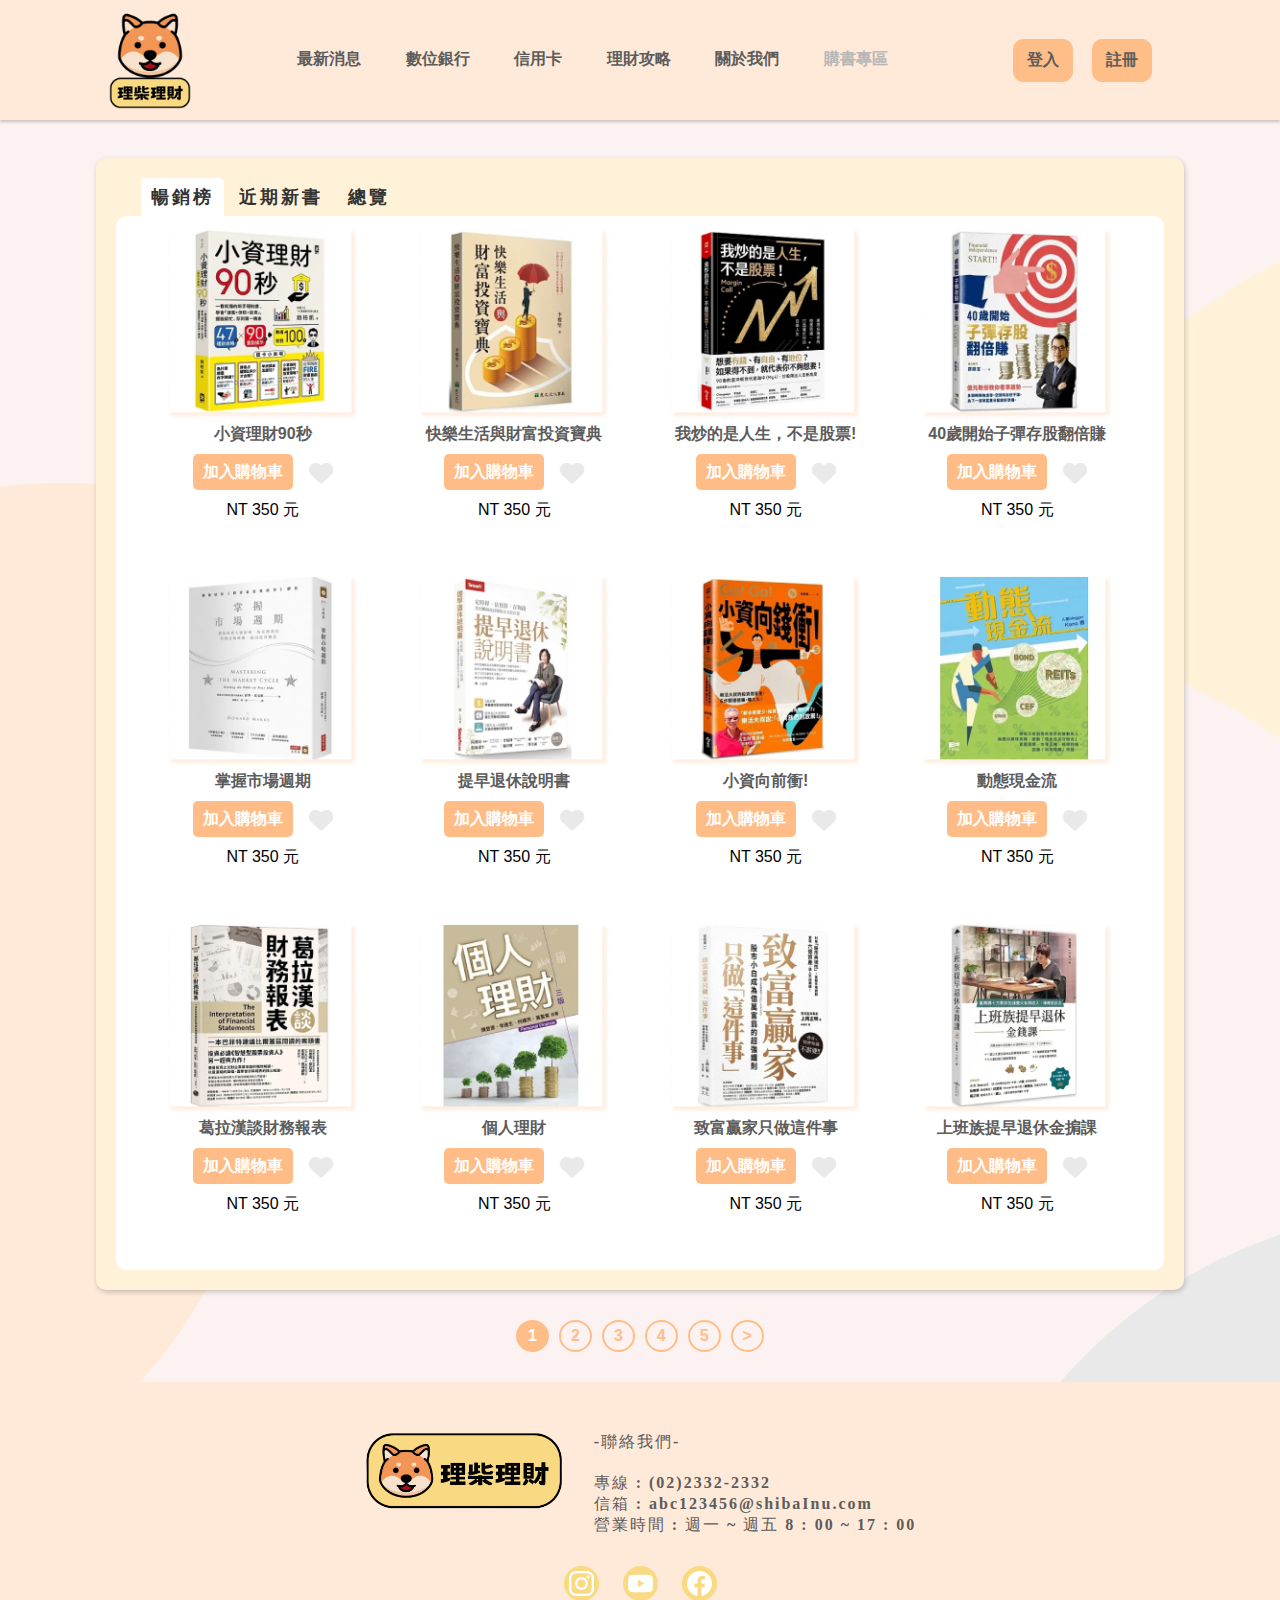
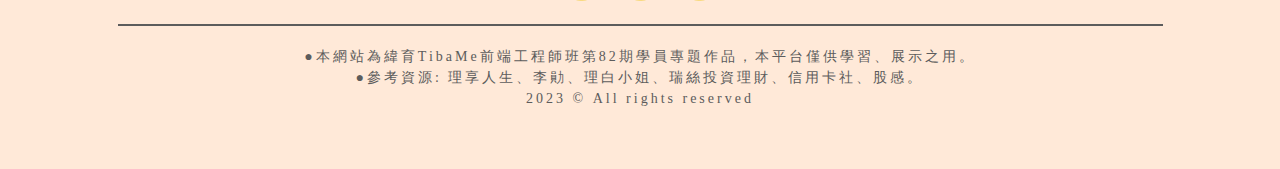
<file: shopping.html>
<!DOCTYPE html>
<html lang="en">
<head>
    <meta charset="UTF-8">
    <meta http-equiv="X-UA-Compatible" content="IE=edge">
    <meta name="viewport" content="width=device-width, initial-scale=1.0, maximum-scale=1.0, user-scalable=0">
    <meta name="format-detection" content="telephone=no">
    <title>理柴‧理財shibalnu</title>
    <link rel="stylesheet" href="https://cdnjs.cloudflare.com/ajax/libs/font-awesome/6.3.0/css/all.min.css" />
    <link rel="icon" href="images/favicon.ico" type="image/x-icon" />
    <link rel="shortcut icon" href="images/favicon.ico" type="image/x-icon" />
    <link rel="stylesheet" href="shopping.css">
    <link rel="stylesheet" href="global.css">
    <link href="https://unpkg.com/aos@2.3.1/dist/aos.css" rel="stylesheet">
</head>
<body>
    <div>
        <!-- 登入按鈕 -->
        <div id="lightbox" class="none">
            <article>
                <div class="div_close">
                    <button class="log_in_close" type="button"><img src="images/fork.png" alt=""></button>
                </div>
                <div class="log_in_content">
                    <div class="log_in_left">
                        <h2>會員登入</h2>
                        <div class="login_logo3"><img src="images/logo_3.png" alt=""></div>
                    </div>
                    <div class="log_in_right">
                        <div class="login_logo2"><img src="images/logo_2.png" alt=""></div>
                        <form action="#" method="">
                            <div class="username">
                                <label for="username">帳號:</label>
                                <input type="text" placeholder="請輸入帳號" id="username" autocomplete="off">
                            </div>
                            <div class="password">
                                <label for="password">密碼:</label>
                                <input type="password" placeholder="請輸入密碼" id="password" autocomplete="off">
                            </div>
                            <div>
                                <button class="log_in_button1" type="button">登入</button>
                            </div>
                            <div>
                                <button class="log_in_button2" type="button">使用Google登入</button>
                                <button class="log_in_button3" type="button">使用Facebook登入</button>
                            </div>
                        </form>
                        <p class="forget"><a href="#">忘記密碼請點我</a></p>
                    </div>
                </div>
            </article>
        </div>
        <!-- 登入按鈕end -->
          
        <!-- 註冊按鈕 -->
        <div id="lightbox_2" class="none">
            <article class="sign_in">
                <div class="div_close">
                    <button class="sign_in_close" type="button"><img src="images/fork.png" alt=""></button>
                </div>
                <div class="sign_in_contact">
                    <div class="sign_in_inner">
                        <h2>會員註冊</h2>
                        <div class="signin_logo2"><img src="images/logo_2.png" alt=""></div>
                        <form action="#" method="">
                            <div class="email">
                                <label for="username">電子郵件地址:</label>
                                <br>
                                <input type="text" placeholder="e.g. abc123@gmaail.com" id="email" autocomplete="off">
                            </div>
                            <div class="username">
                                <label for="usernam2e">帳號:</label>
                                <br>
                                <input type="text" placeholder="請輸入8~16英文及數字" id="username2" autocomplete="off">
                            </div>
                            <div class="phone">
                                <label for="phone">手機號碼:</label>
                                <br>
                                <input type="text" placeholder="e.g. 0911123456" id="phone" autocomplete="off">
                            </div>
                            <div class="password">
                                <label for="password2">密碼:</label>
                                <br>
                                <input type="password" placeholder="請輸入8~16英文及數字" id="password2" autocomplete="off">
                            </div>
                            <div class="passwords">
                                <label for="password3">確認密碼:</label>
                                <br>
                                <input type="password" placeholder="請再次輸入密碼" id="password3" autocomplete="off">
                            </div>
                            <div class="newspaper">
                                <input type="checkbox" id="a1">
                                <label for="a1">我願意收到理柴理財的電子報</label>
                            </div>
                            <div class="agree">
                                <input type="checkbox" id="a2">
                                <label for="a2">我已同意並閱讀隱私權保護政策</label>
                            </div>
                            <div class="sign_up_button1">
                                <button class="sign_in_button1" type="button">註冊</button>
                            </div>
                        </form>
                    </div>
                </div>
            </article>
        </div>
        <!-- 註冊按鈕end -->

        <!-------導覽列-------->
        <header>
            <div class="header_inner">

                <!-- logo -->
                <a href="index.html" class="header_logo">
                    <img src="images/logo_1.png" alt="">
                </a>
                <!-- logo end -->

                <!-------選單-------->
                <ul id="nav_rwd" class="header_navigation_list btn_none">
                    <li class="header_navigation_item">
                        <a href="new.html">最新消息</a></li>
                    <li class="header_navigation_item">
                        <a href="digital_bank.html">數位銀行</a></li>
                    <li class="header_navigation_item">
                        <a href="credit_card.html">信用卡</a></li>
                    <li class="header_navigation_item">
                        <a href="financial.html">理財攻略</a></li>
                    <li class="header_navigation_item">
                        <a href="about.html">關於我們</a></li>
                    <li class="header_navigation_item">
                        <a class="nav_shopping" href="shopping.html">購書專區</a></li>
                </ul>
                <!-------選單end-------->

                <!-------登入/註冊區-------->
                <div class="header_btn">
                            <button class="header_navigation_log_in">登入</button>
                            <button class="header_navigation_sign_up">註冊</button>
                </div>
                <!-------登入/註冊區end--------> 

                <!-- 漢堡線 -->
                <button type="button" id="menu_btn"><img id="menu_btn_img" src="images/menu_icon.png" alt=""></button>
                <!-- 漢堡線 end-->

            </div>
        </header>
        <!-------導覽列end-------->

        <main>
            <span id="tab-1">暢銷榜</span>
            <span id="tab-2">近期新書</span>
            <span id="tab-3">總覽</span>
        
        
            <!-- 頁籤按鈕 -->
            <div id="tab">
                <ul>
                    <li><a href="#tab-1">暢銷榜</a></li>
                    <li><a href="#tab-2">近期新書</a></li>
                    <li><a href="#tab-3">總覽</a></li>
                </ul>
        
                <!-- 頁籤的內容區塊 -->
                <div class="tab-content-1">
                    <!-- <div>主頁面顯示的內容</div> -->
                    <div class="bookall">
                        <div class="single">
                            <a href="shopping_book.html"><img class="book" src="images/book/book8.png" alt=""></a>
                            <div class="word_contact">
                                <a href="shopping_book.html"><h3>小資理財90秒</h3></a>
                                <div class="inner">
                                    <a href="shopping_book.html"><div class="buy">加入購物車</div></a>
                                    <button class="heart" type="button"><i class="fa-solid fa-heart"></i></button>
                                </div>
                                <p>NT 350 元</p>
                            </div>
                        </div>
                        <div class="single">
                            <a href="shopping_book.html"><img class="book" src="images/book/book2.png" alt=""></a>
                            <div class="word_contact">
                                <a href="shopping_book.html"><h3>快樂生活與財富投資寶典</h3></a>
                                <div>
                                    <a href="shopping_book.html"><div class="buy">加入購物車</div></a>
                                    <button class="heart" type="button"><i class="fa-solid fa-heart"></i></button>
                                </div>
                                <p>NT 350 元</p>
                            </div>
                        </div>
                        <div class="single">
                            <a href="shopping_book.html"><img class="book" src="images/book/book3.png" alt=""></a>
                            <div class="word_contact">
                                <a href="shopping_book.html"><h3>我炒的是人生，不是股票!</h3></a>
                                <div>
                                    <a href="shopping_book.html"><div class="buy">加入購物車</div></a>
                                    <button class="heart" type="button"><i class="fa-solid fa-heart"></i></button>
                                </div>
                                <p>NT 350 元</p>
                            </div>
                        </div>
                        <div class="single">
                            <a href="shopping_book.html"><img class="book" src="images/book/book4.png" alt=""></a>
                            <div class="word_contact">
                                <a href="shopping_book.html"><h3>40歲開始子彈存股翻倍賺</h3></a>
                                <div>
                                    <a href="shopping_book.html"><div class="buy">加入購物車</div></a>
                                    <button class="heart" type="button"><i class="fa-solid fa-heart"></i></button>
                                </div>
                                <p>NT 350 元</p>
                            </div>
                        </div>
                        <div class="single">
                            <a href="shopping_book.html"><img class="book" src="images/book/book5.png" alt=""></a>
                            <div class="word_contact">
                                <a href="shopping_book.html"><h3>掌握市場週期</h3></a>
                                <div>
                                    <a href="shopping_book.html"><div class="buy">加入購物車</div></a>
                                    <button class="heart" type="button"><i class="fa-solid fa-heart"></i></button>
                                </div>
                                <p>NT 350 元</p>
                            </div>
                        </div>
                        <div class="single">
                            <a href="shopping_book.html"><img class="book" src="images/book/book6.png" alt=""></a>
                            <div class="word_contact">
                                <a href="shopping_book.html"><h3>提早退休說明書</h3></a>
                                <div>
                                    <a href="shopping_book.html"><div class="buy">加入購物車</div></a>
                                    <button class="heart" type="button"><i class="fa-solid fa-heart"></i></button>
                                </div>
                                <p>NT 350 元</p>
                            </div>
                        </div>
                        <div class="single">
                            <a href="shopping_book.html"><img class="book" src="images/book/book7.png" alt=""></a>
                            <div class="word_contact">
                                <a href="shopping_book.html"><h3>小資向前衝!</h3></a>
                                <div>
                                    <a href="shopping_book.html"><div class="buy">加入購物車</div></a>
                                    <button class="heart" type="button"><i class="fa-solid fa-heart"></i></button>
                                </div>
                                <p>NT 350 元</p>
                            </div>
                        </div>
                        <div class="single">
                            <a href="shopping_book.html"><img class="book" src="images/book/book1.png" alt=""></a>
                            <div class="word_contact">
                                <a href="shopping_book.html"><h3>動態現金流</h3></a>
                                <div>
                                    <a href="shopping_book.html"><div class="buy">加入購物車</div></a>
                                    <button class="heart" type="button"><i class="fa-solid fa-heart"></i></button>
                                </div>
                                <p>NT 350 元</p>
                            </div>
                        </div>
                        <div class="single">
                            <a href="shopping_book.html"><img class="book" src="images/book/book9.png" alt=""></a>
                            <div class="word_contact">
                                <a href="shopping_book.html"><h3>葛拉漢談財務報表</h3></a>
                                <div>
                                    <a href="shopping_book.html"><div class="buy">加入購物車</div></a>
                                    <button class="heart" type="button"><i class="fa-solid fa-heart"></i></button>
                                </div>
                                <p>NT 350 元</p>
                            </div>
                        </div>
                        <div class="single">
                            <a href="shopping_book.html"><img class="book" src="images/book/book10.png" alt=""></a>
                            <div class="word_contact">
                                <a href="shopping_book.html"><h3>個人理財</h3></a>
                                <div>
                                    <a href="shopping_book.html"><div class="buy">加入購物車</div></a>
                                    <button class="heart" type="button"><i class="fa-solid fa-heart"></i></button>
                                </div>
                                <p>NT 350 元</p>
                            </div>
                        </div>
                        <div class="single">
                            <a href="shopping_book.html"><img class="book" src="images/book/book16.png" alt=""></a>
                            <div class="word_contact">
                                <a href="shopping_book.html"><h3>致富贏家只做這件事</h3></a>
                                <div>
                                    <a href="shopping_book.html"><div class="buy">加入購物車</div></a>
                                    <button class="heart" type="button"><i class="fa-solid fa-heart"></i></button>
                                </div>
                                <p>NT 350 元</p>
                            </div>
                        </div>
                        <div class="single">
                            <a href="shopping_book.html"><img class="book" src="images/book/book12.png" alt=""></a>
                            <div class="word_contact">
                                <a href="shopping_book.html"><h3>上班族提早退休金掮課</h3></a>
                                <div>
                                    <a href="shopping_book.html"><div class="buy">加入購物車</div></a>
                                    <button class="heart" type="button"><i class="fa-solid fa-heart"></i></button>
                                </div>
                                <p>NT 350 元</p>
                            </div>
                        </div>
                        
                        
                    </div>
                </div>
                <div class="tab-content-2">
                    <div class="bookall">
                        <div class="single">
                            <a href="shopping_book.html"><img class="book" src="images/book/book19.png" alt=""></a>
                            <div class="word_contact">
                                <a href="shopping_book.html"><h3>FIRE致富實踐</h3></a>
                                <div class="inner">
                                    <a href="shopping_book.html"><div class="buy">加入購物車</div></a>
                                    <button class="heart" type="button"><i class="fa-solid fa-heart"></i></button>
                                </div>
                                <p>NT 350 元</p>
                            </div>
                        </div>
                        <div class="single">
                            <a href="shopping_book.html"><img class="book" src="images/book/book2.png" alt=""></a>
                            <div class="word_contact">
                                <a href="shopping_book.html"><h3>快樂生活與財富投資寶典</h3></a>
                                <div>
                                    <a href="shopping_book.html"><div class="buy">加入購物車</div></a>
                                    <button class="heart" type="button"><i class="fa-solid fa-heart"></i></button>
                                </div>
                                <p>NT 350 元</p>
                            </div>
                        </div>
                        <div class="single">
                            <a href="shopping_book.html"><img class="book" src="images/book/book17.png" alt=""></a>
                            <div class="word_contact">
                                <a href="shopping_book.html"><h3>社畜的財務自由計畫2</h3></a>
                                <div>
                                    <a href="shopping_book.html"><div class="buy">加入購物車</div></a>
                                    <button class="heart" type="button"><i class="fa-solid fa-heart"></i></button>
                                </div>
                                <p>NT 350 元</p>
                            </div>
                        </div>
                        <div class="single">
                            <a href="shopping_book.html"><img class="book" src="images/book/book16.png" alt=""></a>
                            <div class="word_contact">
                                <a href="shopping_book.html"><h3>致富贏家只做這件事</h3></a>
                                <div>
                                    <a href="shopping_book.html"><div class="buy">加入購物車</div></a>
                                    <button class="heart" type="button"><i class="fa-solid fa-heart"></i></button>
                                </div>
                                <p>NT 350 元</p>
                            </div>
                        </div>
                        <div class="single">
                            <a href="shopping_book.html"><img class="book" src="images/book/book15.png" alt=""></a>
                            <div class="word_contact">
                                <a href="shopping_book.html"><h3>高財商女子養成術</h3></a>
                                <div>
                                    <a href="shopping_book.html"><div class="buy">加入購物車</div></a>
                                    <button class="heart" type="button"><i class="fa-solid fa-heart"></i></button>
                                </div>
                                <p>NT 350 元</p>
                            </div>
                        </div>
                        <div class="single">
                            <a href="shopping_book.html"><img class="book" src="images/book/book14.png" alt=""></a>
                            <div class="word_contact">
                                <a href="shopping_book.html"><h3>投資不投機</h3></a>
                                <div>
                                    <a href="shopping_book.html"><div class="buy">加入購物車</div></a>
                                    <button class="heart" type="button"><i class="fa-solid fa-heart"></i></button>
                                </div>
                                <p>NT 350 元</p>
                            </div>
                        </div>
                        <div class="single">
                            <a href="shopping_book.html"><img class="book" src="images/book/book13.png" alt=""></a>
                            <div class="word_contact">
                                <a href="shopping_book.html"><h3>40張圖學會不蝕本選股法</h3></a>
                                <div>
                                    <a href="shopping_book.html"><div class="buy">加入購物車</div></a>
                                    <button class="heart" type="button"><i class="fa-solid fa-heart"></i></button>
                                </div>
                                <p>NT 350 元</p>
                            </div>
                        </div>
                        <div class="single">
                            <a href="shopping_book.html"><img class="book" src="images/book/book12.png" alt=""></a>
                            <div class="word_contact">
                                <a href="shopping_book.html"><h3>上班族提早退休金錢課</h3></a>
                                <div>
                                    <a href="shopping_book.html"><div class="buy">加入購物車</div></a>
                                    <button class="heart" type="button"><i class="fa-solid fa-heart"></i></button>
                                </div>
                                <p>NT 350 元</p>
                            </div>
                        </div>
                        <div class="single">
                            <a href="shopping_book.html"><img class="book" src="images/book/book3.png" alt=""></a>
                            <div class="word_contact">
                                <a href="shopping_book.html"><h3>我炒的是人生，不是股票</h3></a>
                                <div>
                                    <a href="shopping_book.html"><div class="buy">加入購物車</div></a>
                                    <button class="heart" type="button"><i class="fa-solid fa-heart"></i></button>
                                </div>
                                <p>NT 350 元</p>
                            </div>
                        </div>
                        <div class="single">
                            <a href="shopping_book.html"><img class="book" src="images/book/book10.png" alt=""></a>
                            <div class="word_contact">
                                <a href="shopping_book.html"><h3>個人理財</h3></a>
                                <div>
                                    <a href="shopping_book.html"><div class="buy">加入購物車</div></a>
                                    <button class="heart" type="button"><i class="fa-solid fa-heart"></i></button>
                                </div>
                                <p>NT 350 元</p>
                            </div>
                        </div>
                        <div class="single">
                            <a href="shopping_book.html"><img class="book" src="images/book/book9.png" alt=""></a>
                            <div class="word_contact">
                                <a href="shopping_book.html"><h3>葛拉漢談財務報表</h3></a>
                                <div>
                                    <a href="shopping_book.html"><div class="buy">加入購物車</div></a>
                                    <button class="heart" type="button"><i class="fa-solid fa-heart"></i></button>
                                </div>
                                <p>NT 350 元</p>
                            </div>
                        </div>
                        <div class="single">
                            <a href="shopping_book.html"><img class="book" src="images/book/book8.png" alt=""></a>
                            <div class="word_contact">
                                <a href="shopping_book.html"><h3>小資理財90秒</h3></a>
                                <div>
                                    <a href="shopping_book.html"><div class="buy">加入購物車</div></a>
                                    <button class="heart" type="button"><i class="fa-solid fa-heart"></i></button>
                                </div>
                                <p>NT 350 元</p>
                            </div>
                        </div>
                    </div>
                </div>
        
        
        
        
                <div class="tab-content-3">
                    <div class="bookall">
                        <div class="single">
                            <a href="shopping_book.html"><img class="book" src="images/book/book3.png" alt=""></a>
                            <div class="word_contact">
                                <a href="shopping_book.html"><h3>我炒的是人生，不是股票</h3></a>
                                <div class="inner">
                                    <a href="shopping_book.html"><div class="buy">加入購物車</div></a>
                                    <button class="heart" type="button"><i class="fa-solid fa-heart"></i></button>
                                </div>
                                <p>NT 350 元</p>
                            </div>
                        </div>
                        <div class="single">
                            <a href="shopping_book.html"><img class="book" src="images/book/book5.png" alt=""></a>
                            <div class="word_contact">
                                <a href="shopping_book.html"><h3>掌握市場週期</h3></a>
                                <div>
                                    <a href="shopping_book.html"><div class="buy">加入購物車</div></a>
                                    <button class="heart" type="button"><i class="fa-solid fa-heart"></i></button>
                                </div>
                                <p>NT 350 元</p>
                            </div>
                        </div>
                        <div class="single">
                            <a href="shopping_book.html"><img class="book" src="images/book/book19.png" alt=""></a>
                            <div class="word_contact">
                                <a href="shopping_book.html"><h3>FIRE致富實踐</h3></a>
                                <div>
                                    <a href="shopping_book.html"><div class="buy">加入購物車</div></a>
                                    <button class="heart" type="button"><i class="fa-solid fa-heart"></i></button>
                                </div>
                                <p>NT 350 元</p>
                            </div>
                        </div>
                        <div class="single">
                            <a href="shopping_book.html"><img class="book" src="images/book/book10.png" alt=""></a>
                            <div class="word_contact">
                                <a href="shopping_book.html"><h3>個人理財</h3></a>
                                <div>
                                    <a href="shopping_book.html"><div class="buy">加入購物車</div></a>
                                    <button class="heart" type="button"><i class="fa-solid fa-heart"></i></button>
                                </div>
                                <p>NT 350 元</p>
                            </div>
                        </div>
                        <div class="single">
                            <a href="shopping_book.html"><img class="book" src="images/book/book17.png" alt=""></a>
                            <div class="word_contact">
                                <a href="shopping_book.html"><h3>社畜的財務自由計畫2</h3></a>
                                <div>
                                    <a href="shopping_book.html"><div class="buy">加入購物車</div></a>
                                    <button class="heart" type="button"><i class="fa-solid fa-heart"></i></button>
                                </div>
                                <p>NT 350 元</p>
                            </div>
                        </div>
                        <div class="single">
                            <a href="shopping_book.html"><img class="book" src="images/book/book16.png" alt=""></a>
                            <div class="word_contact">
                                <a href="shopping_book.html"><h3>致富贏家只做這件事</h3></a>
                                <div>
                                    <a href="shopping_book.html"><div class="buy">加入購物車</div></a>
                                    <button class="heart" type="button"><i class="fa-solid fa-heart"></i></button>
                                </div>
                                <p>NT 350 元</p>
                            </div>
                        </div>
                        <div class="single">
                            <a href="shopping_book.html"><img class="book" src="images/book/book1.png" alt=""></a>
                            <div class="word_contact">
                                <a href="shopping_book.html"><h3>動態現金流</h3></a>
                                <div>
                                    <a href="shopping_book.html"><div class="buy">加入購物車</div></a>
                                    <button class="heart" type="button"><i class="fa-solid fa-heart"></i></button>
                                </div>
                                <p>NT 350 元</p>
                            </div>
                        </div>
                        <div class="single">
                            <a href="shopping_book.html"><img class="book" src="images/book/book12.png" alt=""></a>
                            <div class="word_contact">
                                <a href="shopping_book.html"><h3>上班族提早退休金錢課</h3></a>
                                <div>
                                    <a href="shopping_book.html"><div class="buy">加入購物車</div></a>
                                    <button class="heart" type="button"><i class="fa-solid fa-heart"></i></button>
                                </div>
                                <p>NT 350 元</p>
                            </div>
                        </div>
                        <div class="single">
                            <a href="shopping_book.html"><img class="book" src="images/book/book5.png" alt=""></a>
                            <div class="word_contact">
                                <a href="shopping_book.html"><h3>掌握市場週期</h3></a>
                                <div>
                                    <a href="shopping_book.html"><div class="buy">加入購物車</div></a>
                                    <button class="heart" type="button"><i class="fa-solid fa-heart"></i></button>
                                </div>
                                <p>NT 350 元</p>
                            </div>
                        </div>
                        <div class="single">
                            <a href="shopping_book.html"><img class="book" src="images/book/book10.png" alt=""></a>
                            <div class="word_contact">
                                <a href="shopping_book.html"><h3>個人理財</h3></a>
                                <div>
                                    <a href="shopping_book.html"><div class="buy">加入購物車</div></a>
                                    <button class="heart" type="button"><i class="fa-solid fa-heart"></i></button>
                                </div>
                                <p>NT 350 元</p>
                            </div>
                        </div>
                        <div class="single">
                            <a href="shopping_book.html"><img class="book" src="images/book/book9.png" alt=""></a>
                            <div class="word_contact">
                                <a href="shopping_book.html"><h3>葛拉漢談財務報表</h3></a>
                                <div>
                                    <a href="shopping_book.html"><div class="buy">加入購物車</div></a>
                                    <button class="heart" type="button"><i class="fa-solid fa-heart"></i></button>
                                </div>
                                <p>NT 350 元</p>
                            </div>
                        </div>
                        <div class="single">
                            <a href="shopping_book.html"><img class="book" src="images/book/book8.png" alt=""></a>
                            <div class="word_contact">
                                <a href="shopping_book.html"><h3>小資理財90秒</h3></a>
                                <div>
                                    <a href="shopping_book.html"><div class="buy">加入購物車</div></a>
                                    <button class="heart" type="button"><i class="fa-solid fa-heart"></i></button>
                                </div>
                                <p>NT 350 元</p>
                            </div>
                        </div>
                    </div>
                </div>
                
            </div>
            <div class="page">
                <a class="a_page1" href="">1</a>
                <a class="a_page" href="">2</a>
                <a class="a_page" href="">3</a>
                <a class="a_page" href="">4</a>
                <a class="a_page" href="">5</a>
                <a class="a_page" href="">></a>
            </div>
            
        
        </main>

        <!-------頁尾-------->
        <footer>
            <div class="footer_inner">

                <div class="footer_inner_2">

                    <!-- logo -->
                    <a href="index.html" class="footer_logo">
                        <img src="images/logo_2.png" alt="">
                    </a>
                    <!-- logo end-->

                    <!-- 聯絡我們 -->
                    <div class="contact_us">
                        -聯絡我們- <br>
                        <br>
                        專線 : (02)2332-2332 <br>
                        信箱 : abc123456@shibaInu.com <br>
                        營業時間 : 週一 ~ 週五   8 : 00 ~ 17 : 00
                    </div>
                    <!-- 聯絡我們 end -->
                </div>

                <!-- 頁尾連結icon -->
                <div class="footer_icon">
                    <a class="icon" href="#"><img src="images/instagram.png" alt=""></a>
                    <a class="icon" href="#"><img src="images/youtube.png" alt=""></a>
                    <a class="icon" href="#"><img src="images/facebook.png" alt=""></a>
                </div>
                <!-- 頁尾連結icon end -->



                <div class="tibame">
                    <hr>
                    <div>
                        ●本網站為緯育TibaMe前端工程師班第82期學員專題作品，本平台僅供學習、展示之用。
                        <br>
                        ●參考資源: 理享人生、李勛、理白小姐、瑞絲投資理財、信用卡社、股感。
                        <br>
                        2023 © All rights reserved
                    </div>
                </div>

            </div>
        </footer>
        <!-------頁尾end-------->
        <!-- 跳至最上方的按鈕 -->
        <button type="button" id="BackTop" class="toTop-arrow"></button>
        <!-- 跳至最上方的按鈕end -->

    </div>

    <!-- 加愛心沒加愛心 -->

    <div id="add_book">成功加入按讚好書</div>
    <div id="remove_book">已從按讚好書移除</div>
    <!-- 加愛心沒加愛心 end-->

    <!-- js開始 -->

    <script src="https://unpkg.com/aos@2.3.1/dist/aos.js"></script>
    <script>AOS.init();</script>
    <script src="https://ajax.googleapis.com/ajax/libs/jquery/3.3.1/jquery.min.js"></script>
    <script src="shopping.js"></script>

    <script>
        // let heart_btn = document.querySelectorAll("button.heart");
        // let h1 = document.querySelectorAll("i.fa-solid");
        // for (let i = 0; i < heart_btn.length; i++){
        //     heart_btn[i].addEventListener("click", function(){
        //     h1[i].classList.toggle("-on");
        // });
        // }
        

        // let heart_btn = document.querySelectorAll("button.heart");
        // let h1 = document.querySelectorAll("i.fa-solid");
        // let add_book = document.getElementById("add_book");

        // heart_btn[0].addEventListener("click", function(){
        //     if(h1[0].classList.contains("-on")){
        //         h1[0].classList.remove("-on");
        //         remove_book.className = "show";
        //         setTimeout(function(){ remove_book.className = remove_book.className.replace("show", ""); }, 2000);
        //     }else{
        //         h1[0].classList.add("-on");
        //         add_book.className = "show";
        //         setTimeout(function(){ add_book.className = add_book.className.replace("show", ""); }, 2000);
        //     }
        // });
    </script>

</body>
</html>
</file>
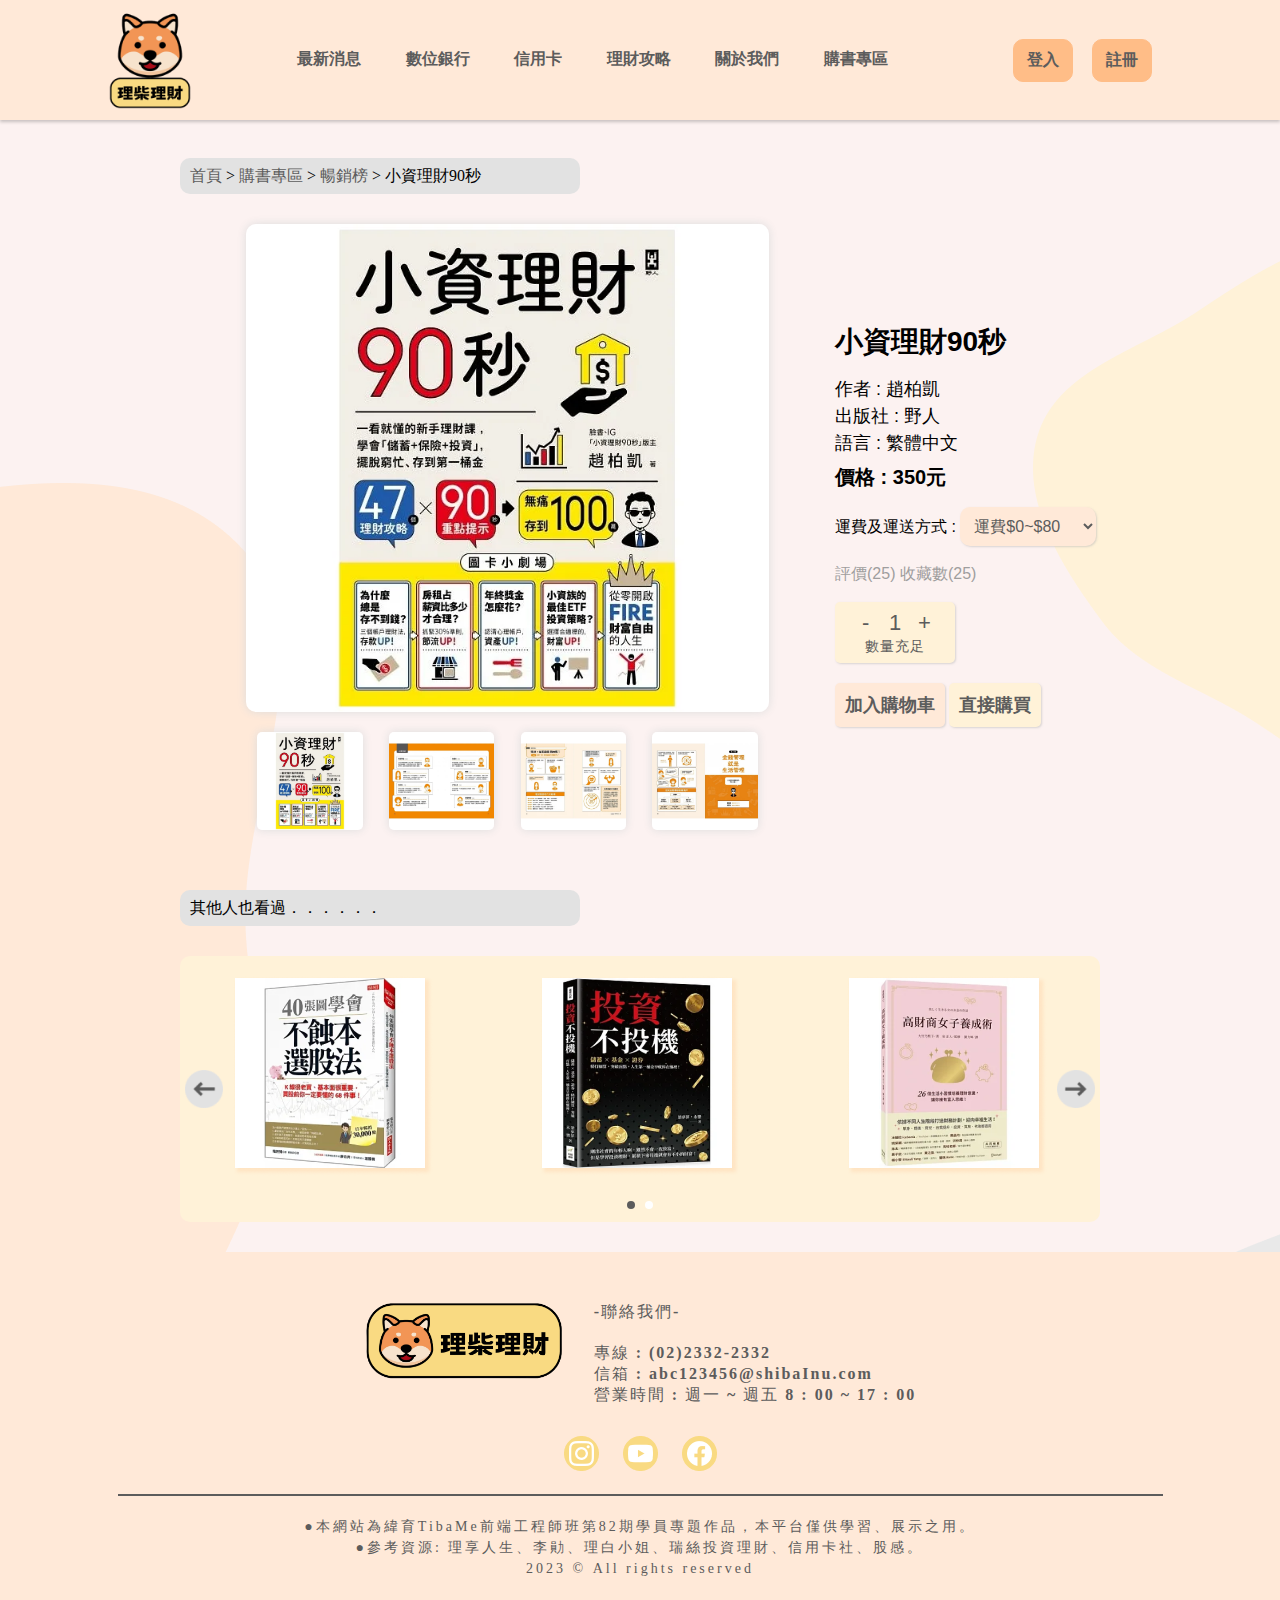
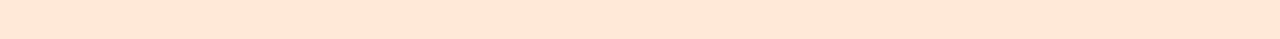
<file: shopping_book.html>
<!DOCTYPE html>
<html lang="en">
<head>
    <meta charset="UTF-8">
    <meta http-equiv="X-UA-Compatible" content="IE=edge">
    <meta name="viewport" content="width=device-width, initial-scale=1.0">
    <meta name="format-detection" content="telephone=no">
    <title>理柴‧理財shibalnu</title>
    <link rel="stylesheet" href="https://cdnjs.cloudflare.com/ajax/libs/font-awesome/6.3.0/css/all.min.css" />
    <link rel="icon" href="images/favicon.ico" type="image/x-icon" />
    <link rel="stylesheet" href="https://cdnjs.cloudflare.com/ajax/libs/font-awesome/6.3.0/css/all.min.css" />
    <link rel="icon" href="images/favicon.ico" type="image/x-icon" />
    <link rel="shortcut icon" href="images/favicon.ico" type="image/x-icon" />
    <link rel="stylesheet" href="shopping_book.css">
    <link rel="stylesheet" href="global.css">
    <link href="https://unpkg.com/aos@2.3.1/dist/aos.css" rel="stylesheet">
</head>
<body>
    <!-- 登入按鈕 -->
    <div id="lightbox" class="none">
        <article>
            <div class="div_close">
                <button class="log_in_close" type="button"><img src="images/fork.png" alt=""></button>
            </div>
            <div class="log_in_content">
                <div class="log_in_left">
                    <h2>會員登入</h2>
                    <div class="login_logo3"><img src="images/logo_3.png" alt=""></div>
                </div>
                <div class="log_in_right">
                    <div class="login_logo2"><img src="images/logo_2.png" alt=""></div>
                    <form action="#" method="">
                        <div class="username">
                            <label for="username">帳號:</label>
                            <input type="text" placeholder="請輸入帳號" id="username" autocomplete="off">
                        </div>
                        <div class="password">
                            <label for="password">密碼:</label>
                            <input type="password" placeholder="請輸入密碼" id="password" autocomplete="off">
                        </div>
                        <div>
                            <button class="log_in_button1" type="button">登入</button>
                        </div>
                        <div>
                            <button class="log_in_button2" type="button">使用Google登入</button>
                            <button class="log_in_button3" type="button">使用Facebook登入</button>
                        </div>
                    </form>
                    <p class="forget"><a href="#">忘記密碼請點我</a></p>
                </div>
            </div>
        </article>
    </div>
    <!-- 登入按鈕end -->
      
    <!-- 註冊按鈕 -->
    <div id="lightbox_2" class="none">
        <article class="sign_in">
            <div class="div_close">
                <button class="sign_in_close" type="button"><img src="images/fork.png" alt=""></button>
            </div>
            <div class="sign_in_contact">
                <div class="sign_in_inner">
                    <h2>會員註冊</h2>
                    <div class="signin_logo2"><img src="images/logo_2.png" alt=""></div>
                    <form action="#" method="">
                        <div class="email">
                            <label for="username">電子郵件地址:</label>
                            <br>
                            <input type="text" placeholder="e.g. abc123@gmaail.com" id="email" autocomplete="off">
                        </div>
                        <div class="username">
                            <label for="usernam2e">帳號:</label>
                            <br>
                            <input type="text" placeholder="請輸入8~16英文及數字" id="username2" autocomplete="off">
                        </div>
                        <div class="phone">
                            <label for="phone">手機號碼:</label>
                            <br>
                            <input type="text" placeholder="e.g. 0911123456" id="phone" autocomplete="off">
                        </div>
                        <div class="password">
                            <label for="password2">密碼:</label>
                            <br>
                            <input type="password" placeholder="請輸入8~16英文及數字" id="password2" autocomplete="off">
                        </div>
                        <div class="passwords">
                            <label for="password3">確認密碼:</label>
                            <br>
                            <input type="password" placeholder="請再次輸入密碼" id="password3" autocomplete="off">
                        </div>
                        <div class="newspaper">
                            <input type="checkbox" id="a1">
                            <label for="a1">我願意收到理柴理財的電子報</label>
                        </div>
                        <div class="agree">
                            <input type="checkbox" id="a2">
                            <label for="a2">我已同意並閱讀隱私權保護政策</label>
                        </div>
                        <div class="sign_up_button1">
                            <button class="sign_in_button1" type="button">註冊</button>
                        </div>
                    </form>
                </div>
            </div>
        </article>
    </div>
    <!-- 註冊按鈕end -->

    <!-------導覽列-------->
    <header>
    <div class="header_inner">

        <!-- logo -->
        <a href="index.html" class="header_logo">
            <img src="images/logo_1.png" alt="">
        </a>
        <!-- logo end -->

        <!-------選單-------->
        <ul id="nav_rwd" class="header_navigation_list btn_none">
            <li class="header_navigation_item">
                <a href="new.html">最新消息</a></li>
            <li class="header_navigation_item">
                <a href="digital_bank.html">數位銀行</a></li>
            <li class="header_navigation_item">
                <a href="credit_card.html">信用卡</a></li>
            <li class="header_navigation_item">
                <a href="financial.html">理財攻略</a></li>
            <li class="header_navigation_item">
                <a href="about.html">關於我們</a></li>
            <li class="header_navigation_item">
                <a class="nav_shopping" href="shopping.html">購書專區</a></li>
        </ul>
        <!-------選單end-------->

        <!-------登入/註冊區-------->
        <div class="header_btn">
                    <button class="header_navigation_log_in">登入</button>
                    <button class="header_navigation_sign_up">註冊</button>
        </div>
        <!-------登入/註冊區end--------> 

        <!-- 漢堡線 -->
        <button type="button" id="menu_btn"><img id="menu_btn_img" src="images/menu_icon.png" alt=""></button>
        <!-- 漢堡線 end-->

    </div>
    </header>
    <!-------導覽列end-------->
    <div class="book_list">
        <div class="breadcrumb">
            <span><a href="index.html">首頁 </a></span>
            <span> > </span>
            <span><a href="shopping.html"> 購書專區 </a></span>
            <span> > </span>
            <span><a href="shopping.html"> 暢銷榜 </a></span>
            <span> > </span>
            <span class="moment"> 小資理財90秒 </span>
        </div>

        <main>
            <div id="img-switch">
                <div class="big-img"><img src="images/book/book_content01.png"></div>
                <ul class="small-img">
                    <li>
                    <a href="images/book/book_content01.png"><img src="images/book/book_content01.png"></a>
                    </li>
                    <li>
                    <a href="images/book/book_content02.png"><img src="images/book/book_content02.png"></a>
                    </li>
                    <li>
                    <a href="images/book/book_content03.png"><img src="images/book/book_content03.png"></a>
                    </li>
                    <li>
                    <a href="images/book/book_content04.png"><img src="images/book/book_content04.png"></a>
                    </li>
                </ul>
            </div>

            <div class="book_inf">
                <h2>小資理財90秒</h2>
                <h3>作者 : 趙柏凱</h3>
                <h3>出版社 : 野人</h3>
                <h3>語言 : 繁體中文</h3>
                <p>價格 : 350元</p>
                <div class="transport">
                    <span>運費及運送方式 : </span>
                    <select name="fright">
                        <option value="">運費$0~$80</option>
                        <option value="family">全家 免運費</option>
                        <option value="7_11">7-11 $39</option>
                        <option value="hi_life" disabled>萊爾富</option>
                        <option value="post">中華郵政 $80</option>
                    </select>
                </div>


                <div class="stat">
                    <a href="#">評價(25)</a>
                    <a href="#">收藏數(25)</a>
                </div>


                <div class="box">
                    <div class="minus">-</div>
                    <div class="num">1</div>
                    <div class="add">+</div>
                    <div class="text">數量充足</div>
                    
                </div>

                <div class="buy0">
                    <button id="buy1" type="button">加入購物車</button>
                    <button id="buy2" type="button">直接購買</button>
                </div>

            </div>
        </main>

        <div class="otherbook">其他人也看過．．．．．．</div>

        <div class="slider">
            <ul class="list">
              <li>
                <a class="otherbook_a" href="javascript:;"><img class="other_book" src="images/book/book13.png" alt="" /></a>
              </li>
              <li>
                <a class="otherbook_a" href="javascript:;"><img class="other_book" src="images/book/book14.png" alt="" /></a>
              </li>
              <li>
                <a class="otherbook_a" href="javascript:;"><img class="other_book" src="images/book/book15.png" alt="" /></a>
              </li>
              <li>
                <a class="otherbook_a" href="javascript:;"><img class="other_book" src="images/book/book16.png" alt="" /></a>
              </li>
              <li>
                 <a class="otherbook_a" href="javascript:;"><img class="other_book" src="images/book/book17.png" alt="" /></a>
              </li>
              <li>
                 <a class="otherbook_a" href="javascript:;"><img class="other_book" src="images/book/book18.png" alt="" /></a>
              </li>
            </ul>
      
            <div class="status">
              <!-- <span class="dot"></span>
                    <span class="dot"></span>
                    <span class="dot"></span> -->
            </div>
      
            <a href="javascript:;"
               class="dIcon next"></a>
            <a href="javascript:;"
               class="dIcon prev"></a>
            </div>
    


    </div>

    <!-- 加入購物車 -->
    <div id="add_buy"><i class="fa-solid fa-cart-shopping"></i><p>商品已加入購物車</p></div>
    <div id="jsimg"><img src="images/book/jsimg.png" alt=""></div>


    <!-------頁尾-------->
    <footer>
        <div class="footer_inner">

            <div class="footer_inner_2">

                <!-- logo -->
                <a href="index.html" class="footer_logo">
                    <img src="images/logo_2.png" alt="">
                </a>
                <!-- logo end-->

                <!-- 聯絡我們 -->
                <div class="contact_us">
                    -聯絡我們- <br>
                    <br>
                    專線 : (02)2332-2332 <br>
                    信箱 : abc123456@shibaInu.com <br>
                    營業時間 : 週一 ~ 週五   8 : 00 ~ 17 : 00
                </div>
                <!-- 聯絡我們 end -->
            </div>

            <!-- 頁尾連結icon -->
            <div class="footer_icon">
                <a class="icon" href="#"><img src="images/instagram.png" alt=""></a>
                <a class="icon" href="#"><img src="images/youtube.png" alt=""></a>
                <a class="icon" href="#"><img src="images/facebook.png" alt=""></a>
            </div>
            <!-- 頁尾連結icon end -->



            <div class="tibame">
                <hr>
                <div>
                    ●本網站為緯育TibaMe前端工程師班第82期學員專題作品，本平台僅供學習、展示之用。
                    <br>
                    ●參考資源: 理享人生、李勛、理白小姐、瑞絲投資理財、信用卡社、股感。
                    <br>
                    2023 © All rights reserved
                </div>
            </div>

        </div>
    </footer>
    <!-------頁尾end-------->
    <!-- 跳至最上方的按鈕 -->
    <button type="button" id="BackTop" class="toTop-arrow"></button>
    <!-- 跳至最上方的按鈕end -->

</div>

    <script src="https://unpkg.com/aos@2.3.1/dist/aos.js"></script>
    <script>AOS.init();</script>
    <script src="https://ajax.googleapis.com/ajax/libs/jquery/3.3.1/jquery.min.js"></script>
    <script src="shopping_book.js"></script>




</body>
</html>
</file>
<file: about.css>
.header_navigation_item .nav_about{
  color: #b6b6b6;
  /* border-bottom: 3px solid #b6b6b6; */
}


/* 主內容 */
.about_word{
  text-align: center;
  font-size: 24px;
  font-weight: 600;
  color: #5c5c5c;
  margin-top: 60px;
  margin-bottom: 20px;
}

.about_word::before {
  content: url(images/dot1.png);
  padding: 0px 5px 5px 5px;
}

.about_word::after {
  content: url(images/dot2.png);
  padding: 0px 0px 5px 5px;
}

.logo_shadow img{
  margin: 0;
}


.about_img img{
  max-width: 40%;
  display: block;
  margin: 1% auto;
}


.about_img .logo_jump{
  position: relative;
  margin-bottom: 30px;
  margin-top: 1.5%;
  animation-name: jump;
  animation-duration: 2s;
  animation-timing-function: ease;
  animation-delay: 0s;
  animation-iteration-count: infinite;
  animation-duration: normal;
  animation-fill-mode: none;
}

@keyframes jump{
  0%{
    top: 50px;
  }
  10%{
    top: 40px;
  }
  20%{
    top: 30px;
  }
  30%{
    top: 20px;
  }
  40%{
    top: 10px;
  }
  50%{
    top: 0px;
  }
  60%{
    top: 15px;
  }
  75%{
    top: 30px;
  }
  90%{
    top: 40px;
  }
  100%{
    top: 50px;
  }
}


.about_img .logo_shadow{
  position: relative;
  /* margin-top: 3%; */
  margin-top: 50px;
  z-index: -1;
  /* width: 226px; */

  animation-name: logo_shadow;
  animation-duration: 2s;
  animation-timing-function: ease;
  animation-delay: 0s;
  animation-iteration-count: infinite;
  animation-duration: normal;
  animation-fill-mode: none;
}

@keyframes logo_shadow{
  0%{
    scale: .75;
  }
  10%{
    scale: .8;
  }
  20%{
    scale: .85;
  }
  30%{
    scale: .9;
  }
  40%{
    scale: .95;
  }
  50%{
    scale: 1;
  }
  60%{
    scale: .90;
  }
  75%{
    scale: 0.85;
  }
  90%{
    scale: 0.80;
  }
  100%{
    scale: .75;
  }
}


.about_contact{
  display: flex;
  justify-content: center;
  line-height: 1.5;
  margin-top: 50px;
}

.about_contact1{
  align-self: center;
  max-width: 30%;
  /* margin-left: 5%; */
  margin-right: 5%;
  font-size: 18px;
}

.about_contact2{
  align-self: center;
  max-width: 30%;
  font-size: 18px;
}

.about_contact2_1{
  margin-bottom: 5%;
  border-bottom: 3px solid #FFBD88;
  padding-bottom: 10px;
}

.about_contact2_2{
  border-bottom: 3px solid #FFBD88;
  padding-bottom: 10px;
}



.arrow{
  text-align: center;
  margin-top: 4%;
}

.about_banner{
  text-align: center;

  margin-top: 5%;
}

.about_banner img{
  max-width: 90%;
}

/* 主內容end */

/* 常見問題 */

.q_a {
  text-align: center;
  font-size: 24px;
  font-weight: 600;
  color: #5c5c5c;
  margin-bottom: 30px;
  margin-top: 50px;
}

.q_a::before {
  content: url(images/dot1.png);
  padding: 0px 5px 5px 5px;
}

.q_a::after {
  content: url(images/dot2.png);
  padding: 0px 0px 5px 5px;
}


.question{

  border-radius: 10px;
  margin: 20px;
}

.question-list {
  max-width: 1100px;
  width: 100%;
  margin: 0 auto;

}

.question .foot{
  width: 45px;
  height: 45px;
  /* float: left; */
}

.question img{
  width: 16px;
  height: 16px;
  align-self: center;
  margin-left: 20px;
}

.question h3{
  /* float: left; */
  line-height: 45px;
  margin-left: 25px;
  flex-grow: 1;
}

.question div{
  display: flex;
  background-color: #FFBD88;
  border-radius: 10px;
  padding: 20px;
  max-width: 100%;
  font-size: 22px;
  font-weight: 600;
  margin-bottom: 10px;
  vertical-align: middle;
  overflow: hidden;
  vertical-align: middle;
}

.question div:hover,.question div.active {
  background-color: #FFBD88;
  /* color: #fff; */
  cursor: pointer;
  border-radius: 10px;
}

.question p {
  padding: 20px;
  font-size: 18px;
/*   預設把p元素隱藏不顯示 */
  display: none;
  line-height: 1.5;
  margin-top: 10px;
  background-color: #FFE1AB;
  border-radius: 10px;
}

/* 常見問題end */



/* ----------螢幕小於850px時---------- */
@media screen and (max-width: 850px){
  .about_contact1{
    max-width: 80%;
  }

  .accordion{
    margin: 40px auto;
    max-width:90%;
  }

  .about_contact{
    flex-direction: column;

  }
  .about_contact1{
    margin-right: 0;
    margin-bottom: 50px;
  }

  .about_contact2{
    margin-top: 50px;
    max-width: 40%;
  }

  .arrow{
    margin-top: 15%;
    margin-bottom: 20%;
  }
  
}



/* ----------螢幕小於600px時---------- */
@media screen and (max-width: 600px){
  .foot{
    width: 30px;
  }
  .accordion{
  max-width: 100%
  }
}



/* ----------螢幕小於500px時---------- */
@media screen and (max-width: 500px){
  .question div{
    padding: 10px;
  }
  .question img{
    margin-right: 15px;
    margin-left: 15px;
  }
  .question h3{
    margin-left: 6px;
  }
}
</file>
<file: credit_card.css>
.header_navigation_item .nav_card{
  color: #b6b6b6;
  /* border-bottom: 3px solid #b6b6b6; */
}

.card_word{
  text-align: center;
  font-size: 24px;
  font-weight: 600;
  color: #5c5c5c;
  margin-top: 60px;
  margin-bottom: 30px;
}

.card_content{
  max-width: 1000px;
  margin: 0 auto;
}


.card_word::after {
  content: url(images/dot2.png);
  padding: 0px 0px 5px 5px;
}

.card_word::before {
  content: url(images/dot1.png);
  padding: 0px 5px 5px 5px;
}

.flame{
  font-size: 24px;
  font-weight: 600;
  color: #5c5c5c;
  margin: 20px auto;
}

.flame img{
  width: 36px;
}

.item_text {
  width: 250px;
  height: 190px;
  border-radius: 10%;
  background-color: #fffdf0;
  text-align: center;
  display: flex;
  flex-direction: column;
  justify-content: center;
  align-items: center;
  box-shadow: 0 .5rem 1rem rgba(0, 0, 0, .15);
}


.item_text h3 {
  font-size: 24px;
  font-weight: bolder;
  line-height: 1.5;
  color: #FFCB69;
}

.item_text p {
  font-size: 18px;
  font-weight: 600;
  line-height: 2;
  color: #5c5c5c;
}


.item_left {
  display: flex;
  margin: 3rem 0;
  position: relative;
}

.item_right {
  display: flex;
  justify-content: flex-end;
  position: relative;
}

.item_pic {
  position: relative;
  max-width: 95%;
}

.item_tl {
  position: absolute;
  top: 70px;
  left: 350px;
}

.item_tr {
  z-index: 1;
  position: absolute;
  top: 70px;
  right: 350px;
}

/* .credit_card{
  width: 1000px;
  margin: 80px auto;
} */



.card_contact{
  display: flex;
  justify-content: center;
  margin: 80px 30px 50px 30px;
}


.card_inner{
  width: 40%;
  margin-left: 30px;
  margin-top: 60px;
}

.card_name{
  color: #5c5c5c;
  font-size: 26px;
  font-weight: 600;
  margin-bottom: 20px;
  border-left: 10px solid #D9D9D9;
  padding: 8px 0 8px 5px;
}


.card_name:hover{
  text-decoration: underline;
}


.card_name a{
  color: #5c5c5c;
  font-size: 26px;
  font-weight: 600;
}

.card_tag{
  display: inline-block;
  margin: 0 15px 20px 0;
  font-size: 20px;
  padding: 10px 15px 10px 10px;
  background-color: #D9D9D9;
  border-radius: 30px;
  color: white;
  box-shadow: 0px 2px 3px rgba(48, 48, 48, 0.252);
}

.card_contact_name{
  line-height: 1.5;
  font-weight: 600;
}









.page{
  display: flex;
  justify-content: center;
  flex-wrap: wrap;
}

.a_page{
  padding-right: 10px;
  padding-left: 10px;
  line-height: 28px;
  text-decoration: none;
  color: #FFBD87;
  border: 2px solid #FFBD87;
  border-radius: 50%;
  font-weight: 600;
  margin: 0 5px;
}

.page a:active,
.page a:hover{
  background-color: #FFBD87;
  color: white;
}

.a_page1{
  padding-right: 10px;
  padding-left: 10px;
  line-height: 28px;
  text-decoration: none;
  color: white;
  background-color: #FFBD87;
  border: 2px solid #FFBD87;
  border-radius: 50%;
  font-weight: 600;
  margin: 0 5px;
}

/* ----------螢幕小於750px時---------- */
@media screen and (max-width: 750px){
  .item_left {
    display: block;
    text-align: center;
  }
  .item_right {
    display: block;
    text-align: center;
  }
  .item_tl {
    margin-top: -30px;
    position: initial;
  }
  .item_tr {
    margin-top: -30px;
    position: initial;
  }
  .item_text {
    margin: 50px auto;
  }

  .item_text {
    height: 170px;
  }


  .card_contact{
      flex-direction: column;
      align-items: start;
  }
  .fin_contact_word{
      max-width: 60%;
  }

  .fin_link{
      margin-bottom: 50px;
  }

  .card_inner{
    width: 69%;
    align-items: start;
    margin-left: 0;
  }

  .card_contact{
    margin-top: 50px;
  }

  .card_inner{
    margin-top: 15px
  }

}


/* ----------螢幕小於550px時---------- */
@media screen and (max-width: 550px){
  .card_inner{
    width: 95%;
  }

}

/* ----------螢幕小於450px時---------- */
@media screen and (max-width: 450px){
  .card_img img{
    width: 100%;
  }

}
</file>
<file: digital_bank.css>
.header_navigation_item .nav_bank{
    color: #b6b6b6;
    /* border-bottom: 3px solid #b6b6b6; */
  }

.main_digital_bank{
    text-align: center;
    margin-top: 60px;
    margin-bottom: 30px;
    font-size: 24px;
    font-weight: 600;
    color: #5c5c5c;
}

.main_digital_bank::before {
    content: url("images/dot1.png");
    padding: 0px 5px 5px 5px;
}

.main_digital_bank::after {
    content: url("images/dot2.png");
    padding: 0px 0px 5px 5px;
}


.wrapper{
    width: 65%;
    margin: 0 auto;
    display: flex;
    flex-wrap: wrap;
    justify-content: center;
}


.bank_card{
    flex-grow: 1;
}

.bank_card_content{
    max-width: 350px;
    width: 95%;
    height: 470px;
    margin: 25px auto;
    border: 1px solid #e6ae69;
    padding: 20px;
    background-color: #FFF0D2;
    border-radius: 20px;
    /* margin: 32px; */
}

.bank_card_content img{
    display: block;
    width: 100%;
    margin: 0 auto;
}




.bank_card_content h2{
    font-size: 22px;
    font-weight: 600;
    line-height: 1.5;
    text-align: center;
    margin-bottom: 10px;
    margin-top: 10px;
}

.bank_card_content h3{
    font-size: 18px;
    font-weight: 600;
    line-height: 1.5;
}

.bank_card_content p{
    line-height: 1.5;
}

.bank_card_content .btn1,
.bank_card_content .btn2{
    display: block;
    width: 100%;
    height: 30px;
    font-size: 16px;
    border-radius: 5px;
    margin-top: 10px;
    cursor: pointer;
}

.bank_card_content .btn1{
    border: 1px solid #FFBC86;
    background-color: white;
    color: #FFBC86;
}

.bank_card_content .btn2{
    border: 1px solid #FFBC86;
    background-color: #FFBC86;
    color: white;
}

/* 直式 */

.wrapper2{
    width: 65%;
    margin: 0 auto;
    display: flex;
    flex-wrap: wrap;
    justify-content: center;
}


.bank_card2{
    flex-grow: 1;
}



.bank_card_content2{
    width: 350px;
    /* width: 95%; */
    height: 570px;
    margin: 25px auto;
    border: 1px solid #e6ae69;
    padding: 20px;
    background-color: #FFF0D2;
    border-radius: 20px;
}

.bank_card_content2 img{
    display: block;
    width: 205px;
    /* width: 80%; */
    margin: 0 auto;
}

.bank_card_content2 h2{
    font-size: 22px;
    font-weight: 600;
    line-height: 1.5;
    text-align: center;
    margin-bottom: 10px;
    margin-top: 10px;
}

.bank_card_content2 h3{
    font-size: 18px;
    font-weight: 600;
    line-height: 1.5;
}

.bank_card_content2 p{
    line-height: 1.5;
}


.bank_card_content2 .btn1,
.bank_card_content2 .btn2{
    display: inline-block;
    width: 49%;
    height: 30px;
    font-size: 16px;
    border-radius: 5px;
    margin-top: 10px;
    cursor: pointer;
}


.bank_card_content2 .btn1{
    border: 1px solid #FFBC86;
    background-color: white;
    color: #FFBC86;
}

.bank_card_content2 .btn2{
    border: 1px solid #FFBC86;
    background-color: #FFBC86;
    color: white;
}



/* ----------螢幕小於1400px時---------- */
@media screen and (max-width: 1400px){
    .wrapper{
        width: 85%;
    }
    .wrapper2{
        width: 95%;
    } 
}


/* ----------螢幕小於400px時---------- */
@media screen and (max-width: 400px){
    .bank_card_content2{
        width: 95%;
    }
}


/* ----------螢幕小於450px時---------- */
@media screen and (max-width: 1400px){
    .wrapper{
        width: 95%;
    }
    
}
</file>
<file: financial.css>
.header_navigation_item .nav_fin{
    color: #b6b6b6;
    /* border-bottom: 3px solid #b6b6b6; */
  }

main{
    text-align: center;
    margin-top: 30px;
    display: flex;
    flex-wrap: wrap;
    justify-content: center;
}

.fin_tip{
    /* display: inline-block; */
    vertical-align: top;
    margin: 10px;
}

.fin_tip_1 {
    position: relative;
    background: url("images/bg01.png");/*預設顯示圖片*/
    display: block;
    background-repeat: no-repeat;
    height: 200px;/*圖片高度*/
    width: 200px;/*圖片寬度*/
}
.fin_tip_1:hover {
    background: url("images/bg02.png"); /*滑鼠移過顯示圖片*/
    background-repeat: no-repeat;
}


.fin_tip_2 {
    position: relative;
    background: url("images/bg01.png");/*預設顯示圖片*/
    display: block;
    background-repeat: no-repeat;
    height: 200px;/*圖片高度*/
    width: 200px;/*圖片寬度*/
}
.fin_tip_2:hover {
    background: url("images/bg02.png"); /*滑鼠移過顯示圖片*/
    background-repeat: no-repeat;
}


.fin_tip_3 {
    position: relative;
    background: url("images/bg01.png");/*預設顯示圖片*/
    display: block;
    background-repeat: no-repeat;
    height: 200px;/*圖片高度*/
    width: 200px;/*圖片寬度*/
}
.fin_tip_3:hover {
    background: url("images/bg02.png"); /*滑鼠移過顯示圖片*/
    background-repeat: no-repeat;
}

.fin_tip_4 {
    position: relative;
    background: url("images/bg01.png");/*預設顯示圖片*/
    display: block;
    background-repeat: no-repeat;
    height: 200px;/*圖片高度*/
    width: 200px;/*圖片寬度*/
}
.fin_tip_4:hover {
    background: url("images/bg02.png"); /*滑鼠移過顯示圖片*/
    background-repeat: no-repeat;
}

.fin_tip_5 {
    position: relative;
    background: url("images/bg01.png");/*預設顯示圖片*/
    display: block;
    background-repeat: no-repeat;
    height: 200px;/*圖片高度*/
    width: 200px;/*圖片寬度*/
}
.fin_tip_5:hover {
    background: url("images/bg02.png"); /*滑鼠移過顯示圖片*/
    background-repeat: no-repeat;
}

.fin_tip img{
    position: absolute;
    top: 20%;
    left: 20%;
}

.fin_tip{
    text-align: center;
}

.fin_tip p{
    font-size: 20px;
    color: #5c5c5c;
    font-weight: 700;
    letter-spacing: 2px;
    margin: 20px;
}

.fin_word{
    text-align: center;
    font-size: 24px;
    font-weight: 600;
    color: #5c5c5c;
    margin-top: 60px;
}


.fin_word::after {
    content: url(images/dot2.png);
    padding: 0px 0px 5px 5px;
}

.fin_word::before {
    content: url(images/dot1.png);
    padding: 0px 5px 5px 5px;
}

.column_word{
    text-align: center;
    font-size: 24px;
    font-weight: 600;
    color: #5c5c5c;
    margin-top: 120px;
    margin-bottom: 20px;
}


.column_word::after {
    content: url(images/dot2.png);
    padding: 0px 0px 5px 5px;
}

.column_word::before {
    content: url(images/dot1.png);
    padding: 0px 5px 5px 5px;
}

.fin_article01,
.fin_article02,
.fin_article03{
    width: 370px;
    border-radius: 10px;
}

.fin_contact{
    margin-top: 30px;
    /* width: 1100px; */
    /* margin: 0 auto; */

}

.fin_contact01,
.fin_contact02,
.fin_contact03{
    display: flex;
    margin-top: 30px;
    font-weight: 800;
    justify-content: center;
}

.fin_contact_word{
    margin-left: 20px;
    margin-right: 20px;
    max-width: 40%;
}

.fin_contact_word p{
    line-height: 1.8;
    font-size: 18px;
}

.fin_contact_word h2{
    color: #5c5c5c;
    font-size: 26px;
    margin-top: 25px;
    margin-bottom: 25px;
    line-height: 1.4;
}

.fin_contact_word h2:hover{
    text-decoration: underline
}

.fin_link{
    font-size: 18px;
    margin-top: 35px;
    display: flex;
    flex-wrap: wrap;
}

.fin_btn1{
    background-color: #FFD58E;
    padding: 10px;
    color: #5C5C5C;
    border-radius: 5px;
}

.fin_btn2{
    background-color: #E5D4BA;
    padding: 10px;
    color: #5C5C5C;
    margin-left: 20px;
    border-radius: 5px;
}

.fin_btn1:hover{
    /* color: #E5D4BA; */
    color: white;
}

.fin_btn2:hover{
    color: white;
}

.fin_contact img{
    transition-duration: 1s;
    transition-timing-function: linear;
}

.fin_contact img:hover{
    opacity: 0.6;
    transform: scale(1.1);
}

.fin_inner{
    overflow: hidden;
    margin-left: 20px;
    margin-right: 20px;
}

.column_contact{
    display: flex;
    justify-content: space-evenly;
    flex-wrap: wrap;
    max-width: 1100px;
    margin: 0 auto;
    position: relative;
    background-image: url("images/bg_dot.png");
    background-repeat: repeat;
}

.column_reese {
    position: relative;
    background: url("images/bg_column1_1.png");/*預設顯示圖片*/
    display: block;
    background-repeat: no-repeat;
    height: 393px;/*圖片高度*/
    width: 313px;/*圖片寬度*/
    /* flex-grow: 1; */
    /* margin: 0 auto; */
}


.column_reese:hover {
    background: url("images/bg_column1_2.png"); /*滑鼠移過顯示圖片*/
    background-repeat: no-repeat;
}


.column_elaine {
    position: relative;
    background: url("images/bg_column2_1.png");/*預設顯示圖片*/
    display: block;
    background-repeat: no-repeat;
    height: 385px;/*圖片高度*/
    width: 313px;/*圖片寬度*/
    /* flex-grow: 1; */
}


.column_elaine:hover {
    background: url("images/bg_column2_2.png"); /*滑鼠移過顯示圖片*/
    background-repeat: no-repeat;
}

.column_shinli {
    position: relative;
    background: url("images/bg_column3_1.png");/*預設顯示圖片*/
    display: block;
    background-repeat: no-repeat;
    height: 383px;/*圖片高度*/
    width: 313px;/*圖片寬度*/
    /* flex-grow: 1; */
}


.column_shinli:hover {
    background: url("images/bg_column3_2.png"); /*滑鼠移過顯示圖片*/
    background-repeat: no-repeat;
}

.column_reese,
.column_elaine,
.column_shinli{
    margin: 20px;
}

.column_reese p{
    position: absolute;
    top: 20px;
    left: 116px;
}

.column_tip_1{
    position: absolute;
    top: 66px;
    left: 66px;
}

.column_elaine p{
    position: absolute;
    top: 21px;
    left: 95px;
}

.column_tip_2{
    position: absolute;
    top: 89px;
    left: 39px;
}

.column_shinli p{
    position: absolute;
    top: 20px;
    left: 116px;
}

.column_tip_3{
    position: absolute;
    top: 92px;
    left: 49px;
}

.column_contact p{
    font-size: 18px;
    font-weight: 600;
    color: #5C5C5C;
}

.fin_bottom{
    position: relative;
}


.pen img{
    position: absolute;
    bottom: 5% ;
    right: 40%;
    margin-bottom: 30px;
    margin-top: 1.5%;
    animation-name: pen;
    animation-duration: 3s;
    animation-timing-function: ease;
    animation-delay: 0s;
    animation-iteration-count: infinite;
    animation-duration: normal;
    animation-fill-mode: none;
  }
  
  @keyframes pen{
    0%{
        right: 28%;
        transform: rotate(0deg);
    }
    10%{
        right: 27.7%;
        transform: rotate(-10deg);
    }
    20%{
        right: 27.4%;
        transform: rotate(0deg);
    }
    30%{
        right: 27.1%;
        transform: rotate(-10deg);
    }
    40%{
        right: 26.8%;
        transform: rotate(-15deg);
    }
    50%{
        right: 26.5%;
        transform: rotate(-10deg);
    }
    60%{
        right: 26.2%;
        transform: rotate(-5deg);
    }
    75%{
        right: 25.9%;
        transform: rotate(0deg);
    }
    90%{
        right: 25.6%;
        transform: rotate(-5deg);
    }
    100%{
        right: 25.3%;
        transform: rotate(-10deg);
    }
}



/* ----------螢幕小於750px時---------- */
@media screen and (max-width: 750px){
    .fin_contact01,
    .fin_contact02,
    .fin_contact03 {
        flex-direction: column;
        align-items: center;
    }
    .fin_contact_word{
        max-width: 60%;
    }

    .fin_link{
        margin-bottom: 50px;
    }

}

/* ----------螢幕小於500px時---------- */
@media screen and (max-width: 500px){
    .fin_contact_word{
        max-width: 75%;
    }

    .fin_article01,
    .fin_article02,
    .fin_article03{
        width: 310px
    }

    .fin_tip_1,
    .fin_tip_2,
    .fin_tip_3,
    .fin_tip_4,
    .fin_tip_5{
        background-size: 150px 150px;
        height: 150px;
        width: 150px;
        margin: 0 auto;
    }

    .fin_tip_1:hover,
    .fin_tip_2:hover,
    .fin_tip_3:hover,
    .fin_tip_4:hover,
    .fin_tip_5:hover{
        background-size: 150px 150px;
        height: 150px;
        width: 150px;
    }

    .fin_tip img {
        position: absolute;
        top: 12%;
        left: 13%;
    }

    .fin_tip{
        margin: auto;
    }

}
</file>
<file: new.css>
/* 主內容 */
.new_word{
  text-align: center;
  font-size: 24px;
  font-weight: 600;
  color: #5c5c5c;
  margin-top: 60px;
  margin-bottom: 50px;
}

.header_navigation_item .nav_new{
  color: #b6b6b6;
  /* border-bottom: 3px solid #b6b6b6; */
}

.new_word::after {
  content: url(images/dot2.png);
  padding: 0px 0px 5px 5px;
}

.new_word::before {
  content: url(images/dot1.png);
  padding: 0px 5px 5px 5px;
}

.new_top{
  display: flex;
  justify-content: center;
  flex-wrap: wrap;
}

.newpic_bg{
  position: relative;
  background-image: url("images/newpic_bg.png");
  width: 291px;
  height: 251px;
  margin: 20px 25px;
  /* margin-top: 50px; */
  transition-duration: .3s;
  transition-timing-function: linear;
}

.newpic_bg:hover{
  transform: translateY(-10px);
}

.newpic_bg img{
  position: absolute;
  top: 86px;
  left: 22px;
}

.new_date{
  width: 50%;
  /* height: 36px; */
  background-color: #FFE9C0;
  padding: 10px 15px;
  border-radius: 0 18px 18px 0;
  font-size: 18px;
  line-height: 1.5;
}


.new_contact_word{
  max-width: 100%;
  background-color: #E2E2E2;
  padding: 15px;
  border-radius:0 10px 10px 0;
  color: #5c5c5c;
}

.new_contact_word h2{
  font-weight: 600;
  font-size: 22px;
  line-height: 2;
}

.new_contact_word p{
  font-size: 18px;
  line-height: 2;
}

.new_contact{
  /* max-width: 900px; */
  max-width: 60%;
  margin: 40px auto;
  letter-spacing: 1.4px;
}

.lightset1 img{
  position: absolute;
  top: -60%;
  left: 13%;
  animation-name: lightset1;
  animation-duration: 6s;
  transform-origin: left bottom;
  animation-timing-function: linear;
  animation-iteration-count: infinite;
}

@keyframes lightset1{
  0%{
    transform: rotate(-15deg);
  }
  25%{
    transform: rotate(0deg);
  }
  50%{
    transform: rotate(15deg);
  }
  75%{
    transform: rotate(0deg);
  }
  100%{
    transform: rotate(-15deg);
  }
}


.lightset2 img{
  position: absolute;
  top: -60%;
  right: 13%;
  animation-name: lightset2;
  animation-duration: 6s;
  transform-origin: right bottom;
  animation-timing-function: linear;
  animation-iteration-count: infinite;
}

@keyframes lightset2{
  0%{
    transform: rotate(15deg);
  }
  25%{
    transform: rotate(0deg);
  }
  50%{
    transform: rotate(-15deg);
  }
  75%{
    transform: rotate(0deg);
  }
  100%{
    transform: rotate(15deg);
  }
}


/* ----------螢幕小於500px時---------- */
@media screen and (max-width: 500px){
  .new_contact{
    max-width: 85%;
  }

  .lightset1 img{
    width: 180px;
    top: -34%;
    right: 13%
  }


  .lightset2 img{
    width: 180px;
    top: -34%;
    right: 13%
  }
}
</file>
<file: shopping.css>
.header_navigation_item .nav_shopping{
    color: #b6b6b6;
    /* border-bottom: 3px solid #b6b6b6; */
  }

.tab-content-1 div,
.tab-content-2 div,
.tab-content-3 div{
    margin: 6px;
}
  
  
#tab {
    width: 85%;
    background: #FFF2D8;
    border: solid 20px #FFF2D8;
    border-top: solid 10px #FFF2D8;
    border-radius: 10px;
    box-shadow: 1px 2px 5px rgb(48 48 48 / 25%);
}
  
/* 頁籤ul */
#tab > ul {
    /* overflow: hidden; */
    margin: 0;
    padding: 10px 20px 0 20px;
}

#tab > ul > li {
    list-style-type: none;
}

/* 頁籤上的文字 */
#tab > ul > li > a { 
    text-decoration: none;
    font-size: 18px;
    font-weight: 600;
    color: #333;
    float: left;
    padding: 10px;
    margin-left: 5px;
    letter-spacing: 3px;
}

#tab > ul > li > a:hover{
    color: #999999;
}


/*頁籤div內容*/
#tab > div {
    clear: both;
    padding: 0 15px;
    height: 0;
    overflow: hidden;
    visibility: hidden;
}

/*第一筆的底色*/
span:target ~ #tab > ul li:first-child a {
    background: #FFF2D8;
}


span:target ~ #tab > div:first-of-type {
    visibility: hidden;
    height: 0;
    padding: 0 15px; 
}

/*頁籤變換&第一筆*/
span ~ #tab > ul li:first-child a,
#tab-1:target ~ #tab > ul li a[href$="#tab-1"],
#tab-2:target ~ #tab > ul li a[href$="#tab-2"],
#tab-3:target ~ #tab > ul li a[href$="#tab-3"]{
    background: #fff;
    border-radius: 5px 5px 0 0;
}

span ~ #tab > ul li:first-child a::before,
#tab-1:target ~ #tab > ul li a[href$="#tab-1"]::before,
#tab-2:target ~ #tab > ul li a[href$="#tab-2"]::before,
#tab-3:target ~ #tab > ul li a[href$="#tab-3"]::before{
    background-color: white;
    height: 100%;
}

/*頁籤內容顯示&第一筆*/
span ~ #tab > div:first-of-type,
#tab-1:target ~ #tab > div.tab-content-1,
#tab-2:target ~ #tab > div.tab-content-2,
#tab-3:target ~ #tab > div.tab-content-3{
    visibility: visible;
    height: auto;
    background: #fff;
    border-radius: 10px;
}

span {
    display: none;
}
  

#tab{
margin: 30px auto;
max-width: 1102px;
}

.bookall{
    display: flex;
    flex-wrap: wrap;
}

.bookall .book{
    display: block;
    margin: 0 auto;
    max-width: 200px;
    width: 80%;
}

.bookall .book:hover{
    opacity: .5;
}

.bookall .heart{
    vertical-align: middle;
}

.word_contact{
    text-align: center;
}

.single{
    flex-grow: 1;
}

h3{
    font-weight: 600;
    font-size: 20px;
}

.buy{
    display: inline-block;
    background-color: #FFBC86;
    padding: 10px;
    border-radius: 5px;
}

.buy:hover{
    box-shadow: 1px 2px 5px rgb(48 48 48 / 25%);
}

a .buy{
    color: white;
}


.inner{
    margin: 5px;
}

.word_contact p{
    /* margin-bottom: 50px; */
    margin-bottom: 20%;
}

.word_contact a:active{
    color: #b6b6b6;
}

.word_contact a{
    color: #5c5c5c;
    font-weight: 600;
}

.fa-heart{
    display: inline-block;
    font-size: 24px;
    color: #E9E9E9;
}

.-on{
    color: #FFBD88;
    transform: scale(1.15);
}

.heart{
    border: none;
    background-color : transparent;
    vertical-align: middle;
}

.page{
    display: flex;
    justify-content: center;
    flex-wrap: wrap;
  }
  
  .a_page{
    padding-right: 10px;
    padding-left: 10px;
    line-height: 28px;
    text-decoration: none;
    color: #FFBD87;
    border: 2px solid #FFBD87;
    border-radius: 50%;
    font-weight: 600;
    margin: 0 5px;
  }
  
  .page a:active,
  .page a:hover{
    background-color: #FFBD87;
    color: white;
  }

  .a_page1{
    padding-right: 10px;
    padding-left: 10px;
    line-height: 28px;
    text-decoration: none;
    color: white;
    background-color: #FFBD87;
    border: 2px solid #FFBD87;
    border-radius: 50%;
    font-weight: 600;
    margin: 0 5px;
  }


/* 加愛心沒加愛心 */

#add_book {
    visibility: hidden;
    min-width: 20px;
    /* margin-left: -125px; */
    background-color: #FFBD87;
    color: #fff;
    text-align: center;
    border-radius: 10px;
    padding: 20px;
    position: fixed;
    z-index: 1;
    left: calc(50% - 100px);
    bottom: 30px;
    font-size: 20px;
}
    
#add_book.show {
    visibility: visible;
    animation: fadein 0.5s, fadeout 0.5s 1s;
}
    
    
@keyframes fadein {
    from {bottom: 30px; opacity: 0;}
    to {bottom: 30px; opacity: 1;}
}
    

@keyframes fadeout {
    from {bottom: 30px; opacity: 1;}
    to {bottom: 30px; opacity: 0;}
}



#remove_book {
    visibility: hidden;
    min-width: 20px;
    /* margin-left: -125px; */
    background-color: #929292;
    color: #fff;
    text-align: center;
    border-radius: 10px;
    padding: 20px;
    position: fixed;
    z-index: 1;
    left: calc(50% - 100px);
    bottom: 30px;
    font-size: 20px;
    margin: 0 auto;
}
    
#remove_book.show {
    visibility: visible;
    animation: fadein 0.5s, fadeout 0.5s 1s;
}
    
    
@keyframes fadein {
    from {bottom: 30px; opacity: 0;}
    to {bottom: 30px; opacity: 1;}
}
    

@keyframes fadeout {
    from {bottom: 30px; opacity: 1;}
    to {bottom: 30px; opacity: 0;}
}


/* 加愛心沒加愛心 end*/

/* ----------螢幕小於900px時---------- */
@media screen and (max-width: 900px){
    #tab{
        width: 95%;
    } 
}

/* ----------螢幕小於500px時---------- */
@media screen and (max-width: 500px){
    #tab > ul > li > a { 
        font-size: 16px;
    }
}
</file>
<file: shopping_book.css>
.book_list{
  max-width: 920px;
  margin: 0 auto;
}

.breadcrumb{
  background-color: #E2E2E2;
  padding: 10px;
  max-width: 400px;
  border-radius: 10px;
  margin-top: 20px;
}

.otherbook{
  background-color: #E2E2E2;
  padding: 10px;
  max-width: 400px;
  border-radius: 10px;
  margin-top: 60px;
  margin-bottom: 30px;
}

.breadcrumb a{
  text-decoration: none;
  color: #5c5c5c;
}

.breadcrumb a:active,
.breadcrumb a:hover{
  color: white;
}



main{
    margin-top: 30px;
    display: flex;
    flex-wrap: wrap;
    /* justify-content: center; */
    align-items: center;
}


#img-switch img {
    display: block;
    max-width: 80%;
    height: auto;
    margin: 0 auto;
}



.small-img {
    display: flex;
    max-width: 527.19px;
    width: 81%;
    margin: 0 auto;
}

.small-img li {
    margin-top: 20px;
}

.small-img a {
    width: 100%;
}

.box{
    background-color:#FFF2D8;
    color:#5C5C5C;
    border-radius: 5px;
    box-shadow: 1px 1px 2px rgb(183 183 183 / 50%);
    width: 120px;
    text-align: center;
    padding: 5px;
    padding-top: 10px;
    margin-top: 20px;
}

.minus,.num,.add,.count {
    display: inline-block;
    font-size: 22px;
  }
  .minus,.num,.add {
    cursor: pointer;
  }
  .num{
    width:30px;
  }
  .minus,.add {
    width:20px;
  }
  .minus:hover, .add:hover {
    background-color: #c2c2c2;
    color: #fff;
  }
    
  .text{
    padding:5px;
    letter-spacing:1px;
    font-size:14px;
    /* border-bottom:solid 7px; */
    transition-duration: 0.5s;
  }


.fill_stock{
  letter-spacing:1px;
  font-size:14px;
  height:0px;
  overflow:hidden;
  transition-duration: 0.5s;
  cursor: pointer;
}


.buy0{
  margin-top: 20px;
}


#buy1{
  font-size: 18px;
  background-color: #FFE9D8;
  padding: 10px;
  color: #5C5C5C;
  border-radius: 5px;
  border: none;
  cursor: pointer;
  box-shadow: 1px 1px 2px rgb(183 183 183 / 50%);
  font-weight: 600;
}

#buy2{
  font-size: 18px;
  background-color: #FFF2D8;
  padding: 10px;
  color: #5C5C5C;
  border-radius: 5px;
  border: none;
  cursor: pointer;
  box-shadow: 1px 1px 2px rgb(183 183 183 / 50%);
  font-weight: 600;
}

select{
  font-size: 16px;
  background: #FFE9D8;
  padding: 10px;
  color: #5C5C5C;
  border-radius: 10px;
  border: none;
  box-shadow: 1px 1px 2px rgb(183 183 183 / 50%);
}


.book_inf h2{
  font-size: 28px;
  font-weight: 600;
  margin-bottom: 20px;
}

.book_inf h3{
  font-size: 18px;
  line-height: 1.5;
}

.book_inf p{
  font-size: 20px;
  line-height: 2;
  font-weight: 600;
}

.transport{
  margin-top: 10px;
}


.stat{
  margin-top: 20px;
}

.stat a{
  text-decoration: none;
  color: #9f9e9e;
}


.big-img img{
  border-radius: 10px;
  box-shadow: 0 0 10px #ddd;
  transition-duration: 1s;
}

.big-img img:hover{
  transform: scale(1.01);
}

.small-img li img{
  border-radius: 5px;
  box-shadow: 0 0 10px #ddd;
  margin: 0 auto;
}

.small-img li img:active{
  transform: scale(1.1);
}

.book_block{
  width: 500px;
  height: 590px;
  border-radius: 10px;
  flex-grow: 1;
  margin: 0 auto;
}


.header_book{
  display: flex;
  min-width: 300px;
  width: 70%;
  margin: 0 auto;
}

.header_book li{
  flex: 1;
  height: 55px;
  line-height: 55px;
  text-align: center;

}


.box_book{
  position: relative;
  display: flex;
  justify-content: center;
  margin-top: 20px;
  margin: 0 auto;
  color: #5c5c5c;
}

.box_book li{
  position: absolute;
  left: 0;
  top: 0;
  right: 0;
  margin: auto;
  min-width: 300px;
  width: 70%;
  background-color: yellow;
  display: none;
}

.box_book .active{
  display: block;
  margin: 0 auto;
  background-color: #FFF2D8;
}

.header_book .active{
  display: block;
  margin: 0 auto;
  background-color: #FFF2D8;
}


.box_book li div{
  font-size: 18px;
  line-height: 1.4;
  padding: 30px;
}

.box_book li h3{
  font-size: 22px;
}

.about_book{
  margin-top: 50px;
}

.help{
  height: 20px;
  margin-top: 20px;
}


.slider {
  max-width: 960px;
  width: 100%;
  margin: auto;
  overflow: hidden;
  position: relative;
  background-color: #FFF2D8;
  border-radius: 10px;
}

ul.list {
  position: relative;
  width: 100%;
  left: 0;
  font-size: 0;
}

.list li {
  display: inline-block;
  vertical-align: middle;
  text-align: center;
  padding: 10px;
  padding-top: 20px;
  box-sizing: border-box;
}


.otherbook_a {
  display: block;
}

.other_book {
  max-width: 100%;
}


.status {
  text-align: center;
  padding: 10px;
}
  .dot {
    cursor: pointer;
    height: 8px;
    width: 8px;
    margin: 0 5px;
    background-color: #fff;
    border-radius: 50%;
    display: inline-block;
    transition: background-color 0.6s ease;

    }
    .dot.active,
    .dot:hover {
      background-color: #5c5c5c;
    }


.dIcon {
position: absolute;
top: 50%;
transform: translate(0%, -50%);
display: block;
width: 38px;
height: 38px;
}
.next {
right: 5px;
background: url("images/arrow_right.png") no-repeat;
background-size: cover;

}
.prev {
left: 5px;
background: url("images/arrow_left.png")
  no-repeat;
background-size: cover;

}



/* 加入購物車 */

#add_buy {
  visibility: hidden;
  min-width: 20px;
  /* margin-left: -125px; */
  background-color: #FFBD87;
  color: #fff;
  text-align: center;
  border-radius: 10px;
  padding: 20px;
  position: fixed;
  z-index: 1;
  left: calc(50% - 100px);
  bottom: 30px;
  font-size: 20px;
}

#add_buy i{
  margin-bottom: 20px;
}


  
#add_buy.show {
  visibility: visible;
  animation: fadein 0.5s, fadeout 0.5s 1s;
  
}
  
  
@keyframes fadein {
  from {bottom: 30px; opacity: 0;}
  to {bottom: 30px; opacity: 1;}
}
  

@keyframes fadeout {
  from {bottom: 30px; opacity: 1;}
  to {bottom: 30px; opacity: 0;}
}




#jsimg {
  visibility: hidden;
  /* max-width: 20px; */
  /* margin-left: -125px; */
  /* background-color: #FFBD87; */
  box-shadow: 1px 2px 5px rgb(48 48 48 / 25%);
  color: #fff;
  text-align: center;
  border-radius: 1px;
  padding: 10px;
  position: fixed;
  z-index: 1;
  left: calc(50% - 60px);
  bottom: 270px;
  font-size: 20px;
}

#jsimg img{
  max-width: 100px;

}

#jsimg.show {
  visibility: visible;
  animation: appear .005s, big_small 1.5s .1s;
}

@keyframes appear {
  from {bottom: 270px; opacity: 0;}
  to {bottom: 270px; opacity: 1;}
}
  
@keyframes big_small {
  /* from {bottom: 270px; opacity: 1;}
  to {bottom: 570px; right: 20%; opacity: 0; scale: 0;} */

  0%{
    bottom: 270px; left: calc(50% - 60px); scale: 1; opacity: 1;
  }
  20%{
    bottom: 360px; left: calc(50% - 45px); scale: .98;
  }
  40%{
    bottom: 450px; left: calc(50% - 30px); scale: .95;
  }
  55%{
    bottom: 540px; left: calc(50% - 15px); scale: .90;
  }
  70%{
    bottom: 650px; left: calc(50% - 0px); scale: .85;
  }
  80%{
    bottom: 720px; left: calc(50% - -15px); scale: .80;
  }
  90%{
    bottom: 810px; left: calc(50% - -30px); scale: .75;
  }
  95%{
    bottom: 900px; left: calc(50% - -45px); scale: .70;
  }
  97%{
    bottom: 990px; left: calc(50% - -60px); scale: .65;
  }
  100%{
    bottom: 1080px; opacity: 0;
  }
}


/* ----------螢幕小於935px時---------- */
@media screen and (max-width: 935px){
  .book_inf{
    margin-left: 10%;
    margin-top: 50px;
  }

}
</file>
<file: style.css>
main{
  max-width:95%;
  margin: 0 auto;
}

/* 輪播圖 */
.swiper {
    width: 1100px;
    max-width: 100%;
    /* height: 480px; */
    overflow: hidden;
    border-radius: 20px;
    margin: 0 aut0;
}


.swiper-horizontal>.swiper-pagination-bullets .swiper-pagination-bullet, .swiper-pagination-horizontal.swiper-pagination-bullets .swiper-pagination-bullet{
  background-color: #5c5c5c;
  width: 8px;
  height: 8px;
}

.dot_active{
  background-color: white;
}


.swiper-slide {
  /* margin-top: 10px; */
  text-align: center;
  font-size: 18px;
  background: #fff;

  /* Center slide text vertically */
  display: -webkit-box;
  display: -ms-flexbox;
  display: -webkit-flex;
  display: flex;
  -webkit-box-pack: center;
  -ms-flex-pack: center;
  -webkit-justify-content: center;
  justify-content: center;
  -webkit-box-align: center;
  -ms-flex-align: center;
  -webkit-align-items: center;
  align-items: center;
}

.swiper-slide img {
  display: block;
  width: 100%;
  height: auto;
  object-fit: cover;
  border-radius: 20px;
  margin: 0 auto;
}
/* 倫播圖end */


/* 主內容 */
.main_bank_word{
  text-align: center;
  margin-top: 5%;
  font-size: 24px;
  font-weight: 600;
  color: #5c5c5c;
}

.home_bank{
  /* text-align: center; */
  margin-top: 30px;
  display: flex;
  text-align: center;
  justify-content: center;
}

.home_bank img{
  width: 350px;
  max-width: 27%;
  /* margin-left: 20px;
  margin-right: 20px; */
  margin: 0 1.5%;
  transition-duration: 1s;
  text-align: center;
}

.home_bank img:hover{
  transform: scale(1.1);
}

.main_card_word{
  text-align: center;
  margin-top: 80px;
  margin-bottom: 30px;
  font-size: 24px;
  font-weight: 600;
  color: #5c5c5c;
}

.home_card{
  display: flex;
  text-align: center;
  justify-content: center;
}

.home_card_div{
  background-color: white;
  width: 400px;
  max-width: 30%;
  opacity: 0.7;
  margin-left: 15px;
  margin-right: 15px;
  margin-bottom: 10px;
  padding-top: 20px;
  padding-bottom: 20px;
  box-shadow: 2px 2px 2px rgba(0, 0, 0, 0.200);
  border-radius: 0 10% 0 10%;
}

.home_card_div:hover{
  opacity: 1;
}

.home_card img{
  /* width: 320px; */
  width: 90%;
  /* max-width: 30%; */
  /* margin-left: 20px;
  margin-right: 20px; */
  border-radius: 0 10% 0 10%;
  object-fit: cover;
}

.home_card img:hover{
  transform: scale(1.03);
}

.home_card_div h2{
  margin: 20px auto;
  font-size: 20px;
  font-weight: 600;
}

.home_card_div p{
  margin: 10px 10px;
}

.main_new_word{
  text-align: center;
  margin-top: 80px;
  margin-bottom: 30px;
  font-size: 24px;
  font-weight: 600;
  color: #5c5c5c;
}


.main_new .ticket{
  margin-bottom: 30px;
  /* text-align: center; */
  position: relative;
  margin: 0 auto;
  width: 1146px;
  max-width: 80%;
}

.main_new .ticket .ticket_inn{
  display: block;
  margin: 0 auto;
  margin-top: 30px;
  width: 100%;
}

.ticket .ileo_h2{
  position: absolute;
  /* top: 100px;
  left: 130px; */
  top: 15%;
  left: 5%;
  text-align: left;
  /* font-size: 24px; */
  font-size: 1.5vw;
  font-weight: 600;
  letter-spacing: 2px;
  line-height: 1.2;
}

.ticket .ileo_p{
  max-width: 60%;
  position: absolute;
  /* top: 200px;
  left: 130px; */
  top: 40%;
  left: 5%;
  text-align: left;
  /* font-size: 16px; */
  font-size: .9vw;
  font-weight: 600;
  /* letter-spacing: 2px; */
  line-height: 1.9;
}

.ticket .bankee_h2{
  position: absolute;
  /* top: 100px;
  left: 130px; */
  top: 15%;
  left: 5%;
  text-align: left;
  /* font-size: 24px; */
  font-size: 1.5vw;
  font-weight: 600;
  letter-spacing: 2px;
  line-height: 1.2;
}

.ticket .img02{
  position: absolute;
  /* top: 155px;
  left: 858px; */
  top: 40%;
  left: 75%;
  width: 20%;
}

.ticket .img03{
  position: absolute;
  top: 54%;
  left: 73%;
  width: 25%;
}

.ticket .img04{
  position: absolute;
  top: 31%;
  left: 1%;
  width: 25%;
}

.ticket .bankee_p{
  position: absolute;
  /* top: 200px;
  left: 130px; */
  max-width: 60%;
  top: 40%;
  left: 5%;
  text-align: left;
  /* font-size: 16px; */
  font-size: .9vw;
  font-weight: 600;
  /* letter-spacing: 2px; */
  line-height: 1.9;
}

.main_tip_word{
  text-align: center;
  margin-top: 80px;
  margin-bottom: 30px;
  font-size: 24px;
  font-weight: 600;
  color: #5c5c5c;
}

.main_tip .ticket{
  margin-bottom: 30px;
  position: relative;
  margin: 0 auto;
  width: 1146px;
  max-width: 80%;
}

.ticket .tip01_h2{
  position: absolute;
  /* top: 100px;
  left: 130px; */
  top: 15%;
  left: 34%;
  text-align: left;
  /* font-size: 24px; */
  font-size: 1.5vw;
  font-weight: 600;
  letter-spacing: 2px;
  line-height: 1.2;
}

.ticket .tip01_p{
  position: absolute;
  /* top: 200px;
  left: 130px; */
  max-width: 60%;
  top: 48%;
  left: 34%;
  text-align: left;
  /* font-size: 16px; */
  font-size: .9vw;
  font-weight: 600;
  /* letter-spacing: 2px; */
  line-height: 1.9;
}

.ticket .tip02_h2{
  position: absolute;
  /* top: 100px;
  left: 130px; */
  top: 15%;
  left: 34%;
  text-align: left;
  /* font-size: 24px; */
  font-size: 1.5vw;
  font-weight: 600;
  letter-spacing: 2px;
  line-height: 1.2;
}

.ticket .tip02_p{
  position: absolute;
  /* top: 200px;
  left: 130px; */
  top: 50%;
  left: 34%;
  text-align: left;
  /* font-size: 16px; */
  font-size: .9vw;
  font-weight: 600;
  /* letter-spacing: 2px; */
  line-height: 1.9;
}

.ticket .img05{
  position: absolute;
  top: 31%;
  left: 3%;
  width: 21%;
}

.main_tip .ticket .ticket_inn{
  display: block;
  margin: 0 auto;
  margin-top: 30px;
  width: 100%;
}
/* 主內容end*/




/* ----------螢幕小於850px時---------- */
@media screen and (max-width: 850px){
  .swiper {
    border-radius: 10px;
  }

  .swiper-slide img {
    border-radius: 10px;
  }



  .home_bank img{
    display: block;
    margin-bottom: 40px;
    max-width: 31%;
  }

  .ticket .ileo_h2,
  .ticket .ileo_p,
  .ticket .bankee_h2,
  .ticket .bankee_p,
  .ticket .tip01_h2,
  .ticket .tip01_p,
  .ticket .tip02_h2,
  .ticket .tip02_p,
  .ticket .img02,
  .ticket .img03,
  .ticket .img04,
  .ticket .img05{
    position: static;
  }


  .ticket .ileo_h2,
  .ticket .bankee_h2,
  .ticket .tip01_h2,
  .ticket .tip02_h2{
    font-size: 20px;
    margin-bottom: 30px;
    padding-left: 10px;
    border-left: 10px solid #FFDFA2;
  }


  .ticket .ileo_p,
  .ticket .bankee_p,
  .ticket .tip01_p,
  .ticket .tip02_p{
    font-size: 16px;

  }

  .ticket .img02,
  .ticket .img03,
  .ticket .img04,
  .ticket .img05{
    width: 40%;
  }

  .ticket div{
    background-color: #FFDFA2;
    border-radius: 35px;
    padding: 20px;
    display: flex;
    margin-bottom: 75px;
    align-items: center;
    box-shadow: 20px 20px 28px rgb(0 0 0 / 20%);
  }



  .img02{
    flex-grow: 1;
  }

  main{
    max-width: 100%;
  }

  .main_new_word,
  .main_tip_word{
    margin-bottom: 59px;
  }

  .swiper-horizontal>.swiper-pagination-bullets .swiper-pagination-bullet, .swiper-pagination-horizontal.swiper-pagination-bullets .swiper-pagination-bullet{
    background-color: #5c5c5c;
    width: 6px;
    height: 6px;
  }

}



/* ----------螢幕小於750px時---------- */
@media screen and (max-width: 750px){
  main {
    max-width: 98%;
    margin: 0 auto;
  }


  .home_bank{
    flex-direction: column;
    align-items: center;
  }


  .home_card{
    flex-direction: column;
    align-items: center;
  }
  .home_card_div{
    max-width: 100%;
    margin-bottom: 40px;
  }

  .main_bank_word,
  .main_card_word,
  .main_new_word,
  .main_tip_word{
    font-size: 20px;
  }

  .main_bank_word{
    margin-top: 70px;
  }

  .main_card_word{
    margin-top: 50px;
  }


  .main_new_word{
    margin-top: 30px;
  }

  .main_tip_word{
    margin-top: 70px;
  }


  .home_bank img {
    max-width: 75%;
  }
}


/* ----------螢幕小於500px時---------- */
@media screen and (max-width: 500px){
  .swiper {
    border-radius: 0;
  }

  .swiper-slide img {
    border-radius: 0px;
  }

  .swiper-horizontal>.swiper-pagination-bullets .swiper-pagination-bullet, .swiper-pagination-horizontal.swiper-pagination-bullets .swiper-pagination-bullet{
    background-color: #5c5c5c;
    width: 4px;
    height: 4px;
  }

}


/* ----------螢幕小於428px時---------- */
@media screen and (max-width: 428px){

  .home_card_div{
    width: 400px;
    max-width: 80%;
  }
}
</file>
<file: global.css>
@import url("reset.css");
*{
    box-sizing: border-box;
    font-family: Arial, '微軟正黑體';
}

body{
    max-width: 100%;
    margin-left: auto;
    margin-right: auto;
    width: 100%;
    height: 100%;
    background-image: url("images/bgi.png");
    background-repeat: repeat;
    background-position-x: center;
    /* background-size: cover; */
}


/* .bgi{
    width: 100%;
    height: 100%;
    background-image: url("images/bgi.png");
    background-repeat: repeat;
    background-size: cover;
}  */


a{
    text-decoration: none;
}


/* 跳至最上方的按鈕 */
.toTop-arrow {
	width: 2.5rem;
	height: 2.5rem;
	padding: 0;
	margin: 0;
	border: 0;
	border-radius: 33%;
	opacity: 0.6;
	background: #FFBD87;
	cursor: pointer;
	position:fixed;
	right: 1rem;
	bottom: 1rem;
	display: none;
}
.toTop-arrow::before, .toTop-arrow::after {
	width: 18px;
	height: 5px;
	border-radius: 3px;
	background: #fff;
	position: absolute;
	content: "";
}
.toTop-arrow::before {
	transform: rotate(-45deg) translate(0, -50%);
	left: 0.5rem;
}
.toTop-arrow::after {
	transform: rotate(45deg) translate(0, -50%);
	right: 0.5rem;
}
.toTop-arrow:focus {outline: none;}
/* 跳至最上方的按鈕end */


/* 購物車按鈕 */
/* #btn{
  position: fixed;
  top: 50%;
  right: 0;
  border:none;
  background-color:transparent;
  
} */

/* 購物車按鈕end */



button{
  cursor: pointer;
}

#lightbox{
position: fixed;
/* position: relative; */
top: 0;
left: 0;
width: 100%;
height: 100vh;
background-color: hsla(0, 0%, 0%, .5);
z-index: 1000;
}

.none{
  display: none;
}
  

#lightbox > article{
background-color: #F5EFE6;
width: 90%;
max-width: 830px;
height: 550px;
border-radius: 10px;
box-shadow: 0 0 10px #ddd;
position: fixed;
top: 50%;
left: 50%;
transform: translate(-50%, -50%);
overflow-x: hidden;
}
  

.log_in_close{
border: none;
background-color: transparent;
position: absolute;
top: 25px;
right: 25px;
}

.log_in_content{
display: flex;
justify-content: center;
align-items: center;
margin-top: 55px;
}

.log_in_left{
font-size: 30px;
text-align: center;
width: 50%;
}


.log_in_right{
width: 50%;
margin: 0 auto;
text-align: center;
margin-right: 50px;
}



.login_logo2 img{
width: 52%;
min-width: 160px;
}


.login_logo3{
margin: 60px auto;
}

.login_logo3 img{
max-width: 235px;
width: 70%;
}


.log_in_button1 {
width: 300px;
max-width: 97%;
height: 40px;
border-radius: 10px;
cursor: pointer;
margin-top: 30px;
margin-bottom: 20px;
border: none;
background-color: #D9D9D9;
color: #5c5c5c;
}

.log_in_button2{
width: 145px;
max-width: 45%;
height: 40px;
border-radius: 10px;
cursor: pointer;
background-color: #E72D2D;
border: none;
color: white;
}

.log_in_button3{
width: 150px;
max-width: 50%;
height: 40px;
border-radius: 10px;
cursor: pointer;
background-color: #004A8B;
border: none;
color: white;
}

.forget {
margin-top: 20px;
}

.forget a {
  text-decoration: none;
  color: #4A4A4A;
}

.log_in_left h2{
margin-top: 20px;
}

form{
  margin-top: 25px;
}


#username,
#password{
margin-top: 10px;
margin-bottom: 10px;
border: none;
border-radius: 5px;
height: 40px;
width: 250px;
max-width: 79%;
text-indent: 10px;
}




/* 註冊按鈕 */

button{
  cursor: pointer;
}

.sign_in_close{
  border: none;
  background-color: transparent;
  position: absolute;
  top: 25px;
  right: 25px;
}

.sign_in_contact{
  display: flex;
  justify-content: center;
  /* width: 50%;
  margin: 0 auto; */
  margin-top: 70px;
}

#lightbox_2{
  position: fixed;
  top: 0;
  left: 0;
  width: 100%;
  height: 100vh;
  background-color: hsla(0, 0%, 0%, .5);
  z-index: 1000;
}

.none{
  display: none;
}


#lightbox_2 > .sign_in{
  background-color: #F5EFE6;
  width: 90%;
  max-width: 580px;
  /* height: 780px; */
  height: 500px;
  overflow: scroll;
  border-radius: 10px;
  box-shadow: 0 0 10px #ddd;
  /* padding: 10px; */
  position: fixed;
  top: 50%;
  left: 50%;
  transform: translate(-50%, -50%);
}


.sign_in::-webkit-scrollbar {
width: 0;
}
  
.sign_in{
  width: 580px;
  height: 780px;
  border-radius: 15px;
  background-color: #F5EFE6;
  /* border: 2px solid black; */
  box-shadow: 0 0 10px #ddd;
}


.sign_in h2{
  font-size: 30px;
  margin-bottom: 20px;
}

.signin_logo2 img{
  width: 90%;
  max-width: 200px;
}

.sign_in_inner{
  width: 80%;
  max-width: 250px;
}



form{
  margin-top: 40px;
}

form div{
  margin-top: 15px;
  line-height: 1.4;
}



#email,#username2,#phone,#password2,#password3{
  margin-top: 10px;
  margin-bottom: 10px;
  border: none;
  border-radius: 5px;
  height: 40px;
  width: 250px;
  max-width: 90%;
  text-indent: 10px;
}

.sign_in_button1{
  width: 250px;
  max-width: 90%;
  height: 40px;
  border-radius: 10px;
  cursor: pointer;
  margin-top: 10px;
  margin-bottom: 20px;
  border: none;
  background-color: #D9D9D9;
  color: #5c5c5c;
}

/* 註冊按鈕end */


/* 導覽 */
header{
  width: 100%;
  display: flex;
  background-color: #FFE9D8;
  box-shadow: 0px 2px 3px rgba(48, 48, 48, 0.252);
  margin-bottom: 3%;

}

.header_inner{
  display:flex;
  justify-content: space-between;
  background-color: #FFE9D8;
  /* box-shadow: 0px 2px 3px rgba(48, 48, 48, 0.252); */
  width: 1100px;
  margin: 0 auto;
}

.header_logo img{
  padding: 3px;
  display: block;
  height: 120px;
}

.header_navigation_list{
  display: flex;
  width: 60%;
  align-items: center;
  justify-content: space-evenly;
}


.header_navigation_list li a{
  display: block;
  color: #5c5c5c;
  font-weight: 600;
  text-decoration: none;
  padding: 10px;
  font-size: 16px;
  border-bottom: 3px solid transparent;
}

.header_navigation_list li:hover a{
  color: #b6b6b6;
  border-bottom: 3px solid #b6b6b6;
}

.header_btn{
  display: flex;
  width: 15%;
  align-items: center;
  justify-content: space-evenly;
  margin-right: 25px;
  margin-left: 25px;
}

.header_navigation_log_in{
  border: 1px solid #FFBD87;
  background-color: #FFBD87;
  color: #5c5c5c;
  border-radius: 10px;
  padding: 10px 13px;
  margin-right: 5px;
  font-weight: 600;
  cursor: pointer;
  font-size: 16px;
}

.header_navigation_log_in:hover{
  border: 1px solid #FFBD87;
  box-shadow: 0px 2px 2px rgba(0, 0, 0, 0.200);
  color: white;
}

.header_navigation_log_in:active{
padding: 12px 14px;
}

.header_navigation_sign_up{
  padding: 10px 13px;

  border: 1px solid #FFBD87;
  border-radius: 10px;
  background-color: #FFBD87;
  color: #5c5c5c;
  font-weight: 600;
  cursor: pointer;
  font-size: 16px;
}

.header_navigation_sign_up:hover{
  border: 1px solid #FFBD87;
  box-shadow: 0px 2px 2px rgba(0, 0, 0, 0.200);
  color: white;
}

.header_navigation_sign_up:active{
padding: 12px 14px;
}

#menu_btn{
  display: none;
}


/* 導覽end */



/* 頁尾 */

footer{
  position: relative;
  width: 100%;
  padding-top: 50px;
  padding-bottom: 40px;
  background-color: #FFE9D8;
  margin-top: 30px;
}

.footer_inner{
  max-width: 1100px;
  margin: 0 auto;
  background-color: #FFE9D8;

}

.footer_logo{
  /* flex-grow: 1; */
  text-align: center;
}

.contact_us{
  margin-left: 30px;
  color: #5c5c5c;
  letter-spacing: 2px;
  font-size: 16px;
  line-height: 1.3;
  font-weight: 550;
}

.footer_logo img{
  display: block;
  width: 200px;
}

.footer_inner_2{
  display: flex;
  justify-content: center;
  margin-left: 20px;
  margin-right: 20px;
}

/* .footer_inner .icon{
  margin-left: 20px;
}

.footer_inner .contact{
  color: #5c5c5c;
  margin-left: 100px;
}

.footer_contact{
  display: flex;
  align-items: center;
}

.footer_logo{
  flex-grow: 1;
}

.contact{
  flex-grow: 1;
  letter-spacing: 2px;
  line-height: 1.2;
}

.contact_icon{
  margin-left: 50px;
  flex-grow: 1;
}


hr{
  border: 1px solid #5c5c5c;
  margin-top: 30px;
  margin-bottom: 30px;
} */

.tibame{
  /* width: 95%; */
  text-align: center;
  letter-spacing: 3px;
  color: #5c5c5c;
  font-size: 14px;
  /* margin: 50px; */
  line-height: 1.5;
}

.footer_icon{
  text-align: center;
  margin-top: 20px;
}

.footer_icon img{
  margin: 10px;
}

.icon img:hover{
  transform: scale(1.1);
}


.tibame div{
  margin: 20px;
}

.tibame hr{
  width: 95%;
  border: 1px solid #5c5c5c;
  margin-top: 10px;
  margin-bottom: 20px;
}

/* .icon img:hover{
  transform: scale(1.1);
}
 */
/* 頁尾end */


/* ----------螢幕小於850px時---------- */
@media screen and (max-width: 850px){
  body{
    max-width: 100%;
    margin-left: auto;
    margin-right: auto;
    width: 100%;
    height: 100%;
    background-image: url("images/bg_850px.png");
    background-repeat: repeat;
    background-position-x: center;
    /* background-size: cover; */
  }



  #menu_btn{
    display: block;
    margin-right: 15px;
    border:none;
    background-color:transparent;
  }

  #menu_btn img{
    height: 40px;
  }

  #nav_rwd{
    background-color: #fdf2e9;
    position: absolute;
    right: 0;
    top: 73px;
    z-index: 100;
  }

  .btn_none{
    display: none;
  }

  header{
    box-shadow: none;
  }
  
  .header_navigation_list{
    flex-direction: column;
    width: 100%;
    box-shadow: 0px 3px 5px 0px rgb(0 0 0 / 20%)
    
  }

  .header_navigation_item{
    height: 72px;
    width: 100%;
    text-align: center;
  }

  .header_btn{
    width: auto;
    float: right;
  }

  .header_navigation_list li a{
    line-height: 52px;
    padding: 10px auto;
    border-top: 1px solid #b6b6b6;
  }

  .header_navigation_list li:first-child a{
    border-top: none;
  }

  .header_navigation_list li:hover a{

    border-bottom: none;
  }

  .main_new .ticket .ticket_inn{
    display: none;
  }

  .main_tip .ticket .ticket_inn{
    display: none;
  }


  /* div.fade-left{
    display: none;
  }

  .aos-init,
  .aos-animate{
    display: none;
  } */

  .header_btn{
    margin-right: 2%;
    margin-left: auto;
  }


  /* ----------header---------- */
  /* header{
    height: 60px;
  }  */
  .header_inner{
    height: 75px;
    padding-bottom: 2px;
  }
  .header_logo img{
    height: 75px;
  }

  .header_navigation_sign_up,
  .header_navigation_log_in{
    padding: 7px 11px;
  }

  .header_navigation_log_in:active,
  .header_navigation_sign_up:active{
    padding: 7.5px 11.5px;
    }



}


/* ----------螢幕小於768px時---------- */
@media screen and (max-width: 768px){

  .header_navigation_sign_up,
  .header_navigation_log_in{
    padding: 6px 7px;
  }

  .header_navigation_log_in:active,
  .header_navigation_sign_up:active{
    padding: 6.5px 7.5px;
    }

}




/* ----------螢幕小於600px時---------- */
@media screen and (max-width: 600px){

  .login_logo3{
    display: none;
  }
  
  .log_in_content{
    display: block;
  }

  .log_in_left{
    margin: 0 auto;
  }

  .log_in_right{
    margin-right: auto;
    width: 90%;
    margin-bottom: 40px;
  }

  form{
    margin-top: 20px;
  }

  .log_in_left h2{
    margin-bottom: 20px;
  }

}

#lightbox > article {
  height: 595px;
}



/* ----------螢幕小於500px時---------- */
@media screen and (max-width: 500px){
  .footer_inner_2{
    flex-direction: column;
    align-items: center;
  }
  .footer_logo{
    margin-bottom: 30px;
  }
  .contact_us{
    text-align: center;
    margin-left: 0px;
  }

  .footer_logo img{
    width: 160px;
  }

  .menu_icon{
    margin-right: 10px;
  }


}


/* ----------螢幕小於450px時---------- */
@media screen and (max-width: 450px){
  #lightbox > article {
    height: 570px;
  }
}
</file>
